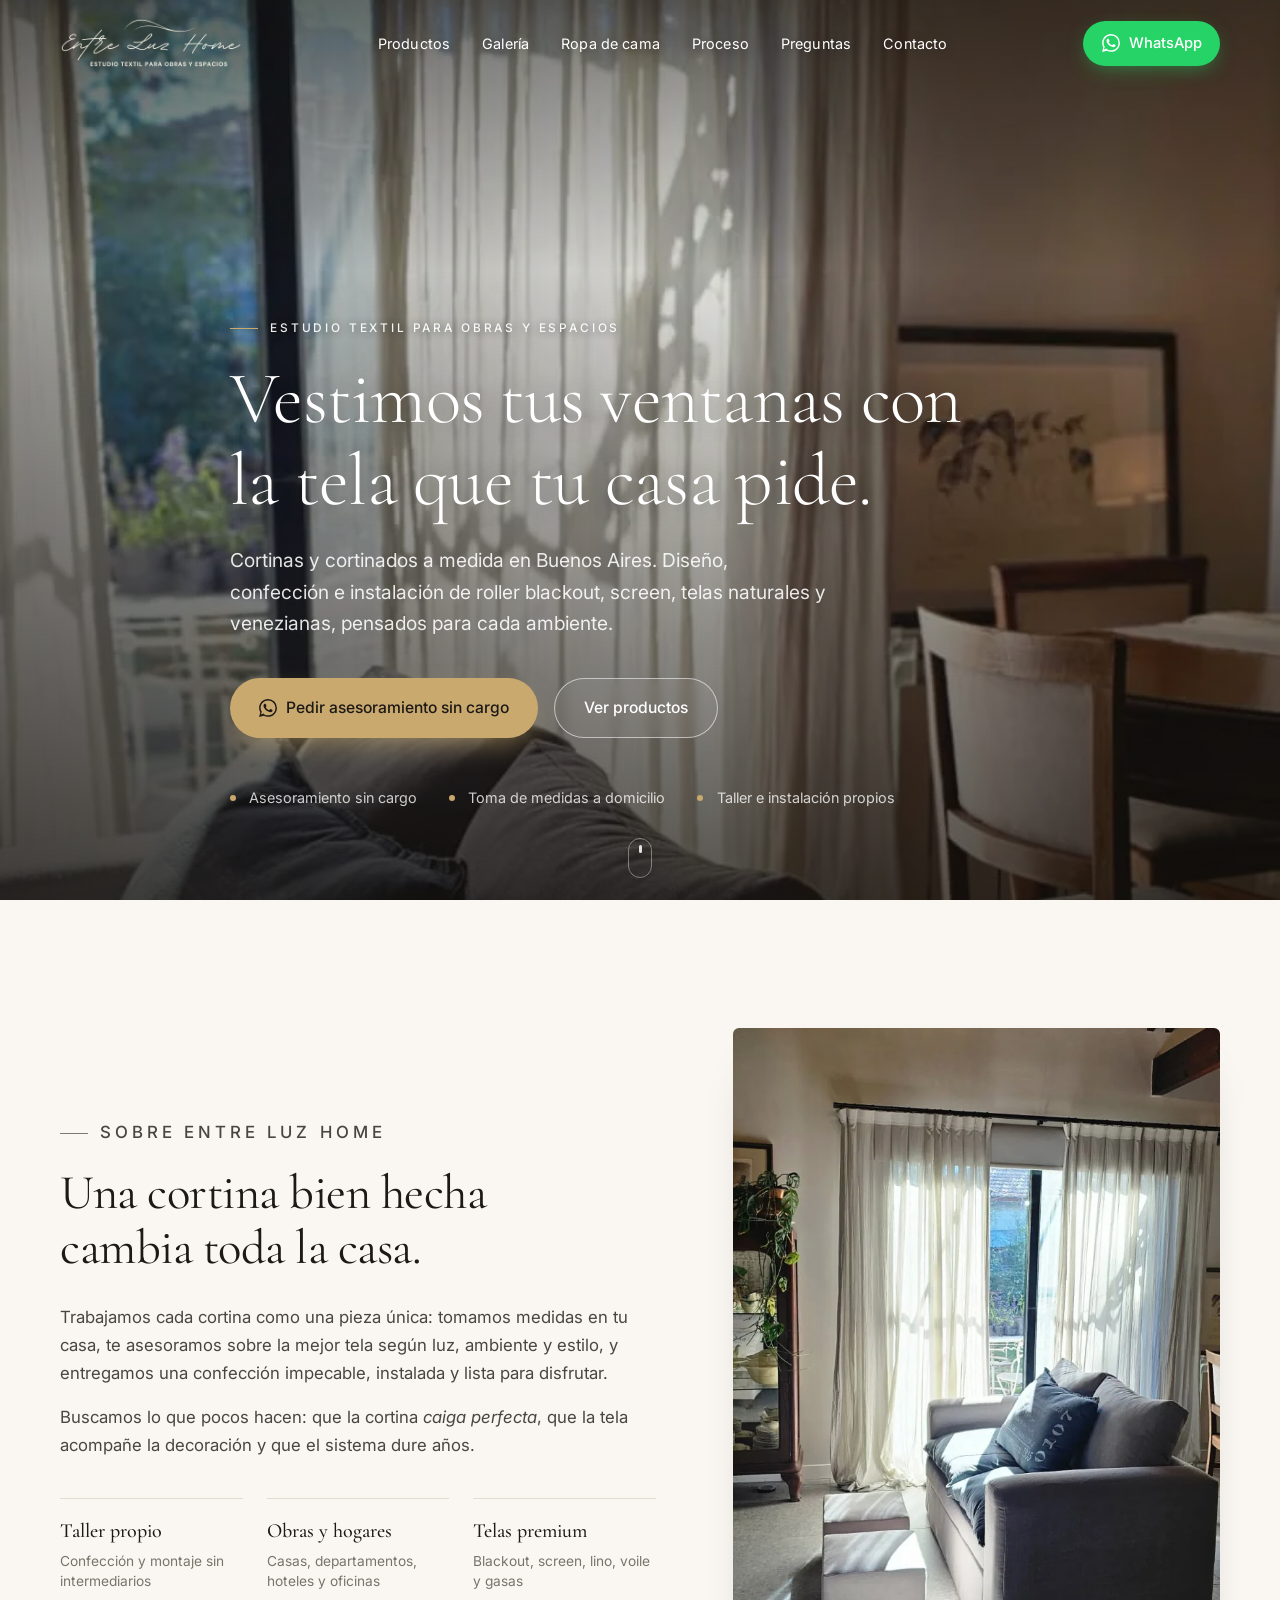
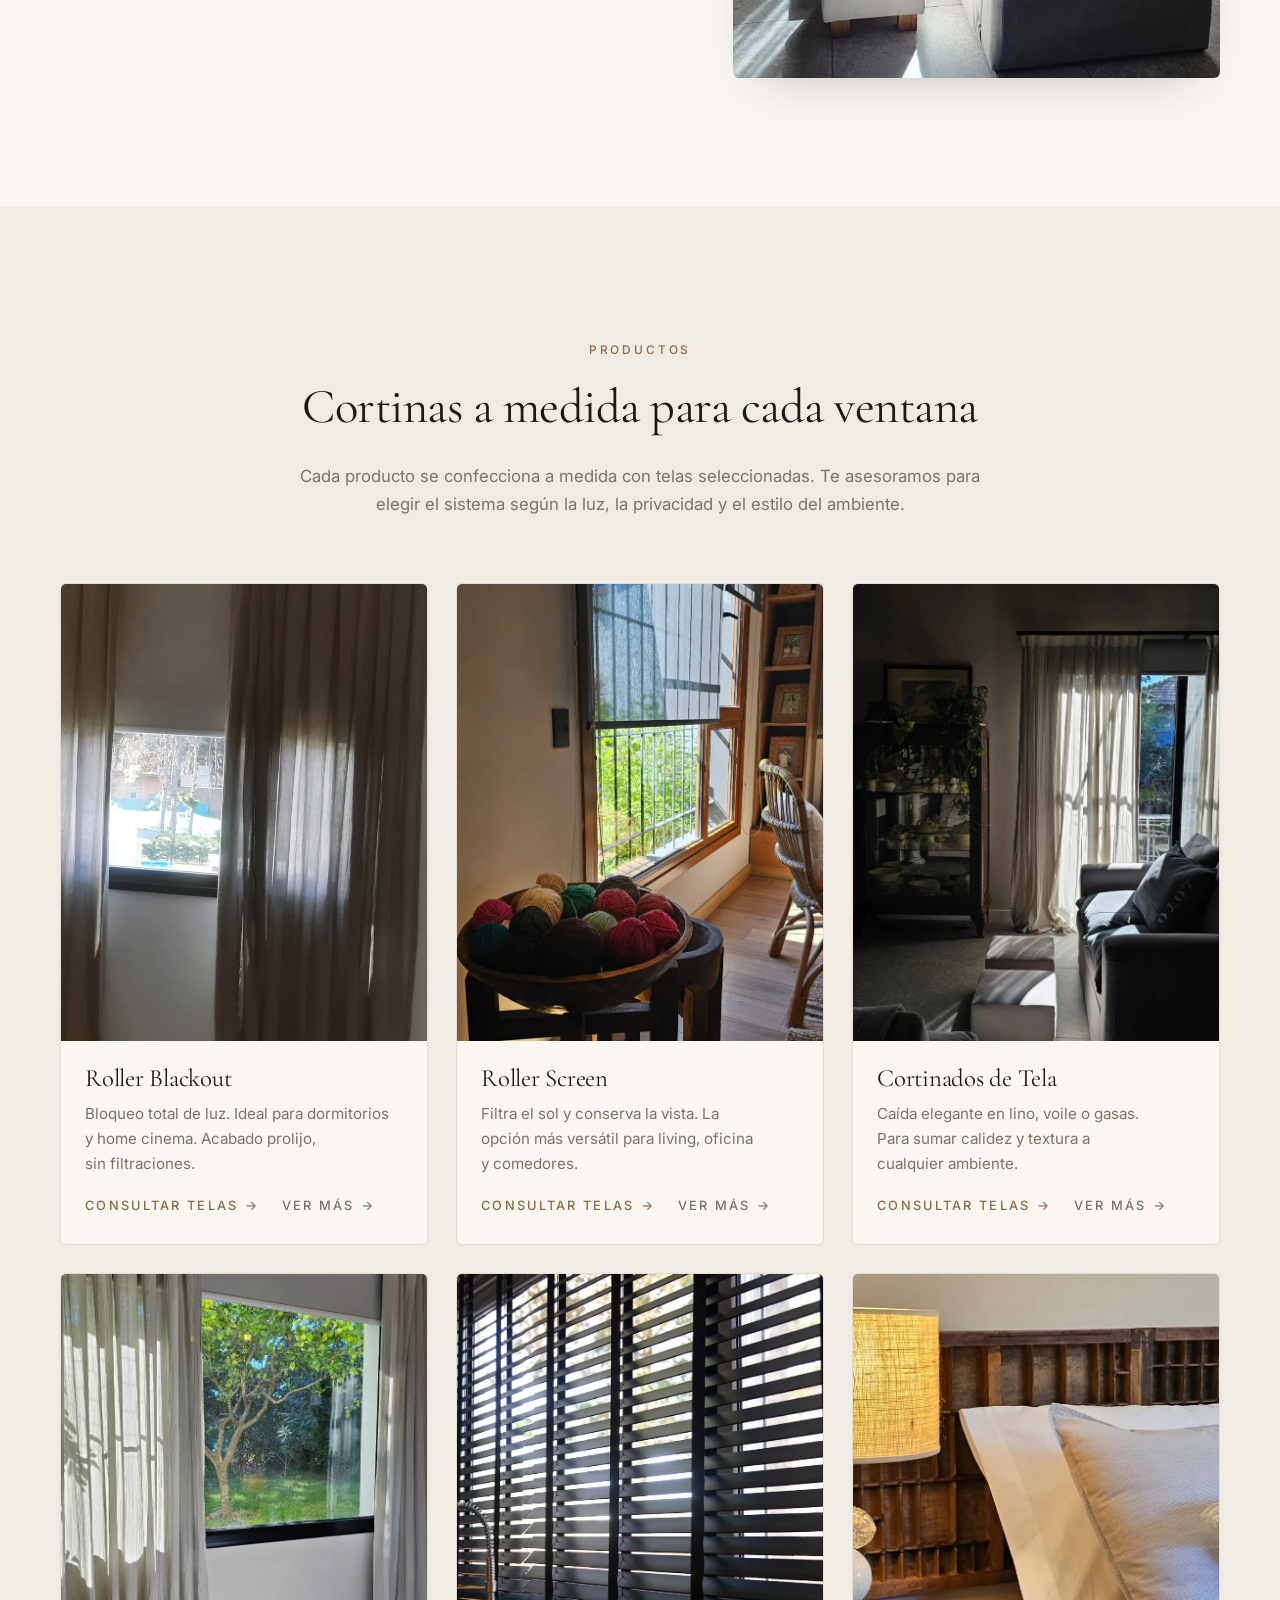
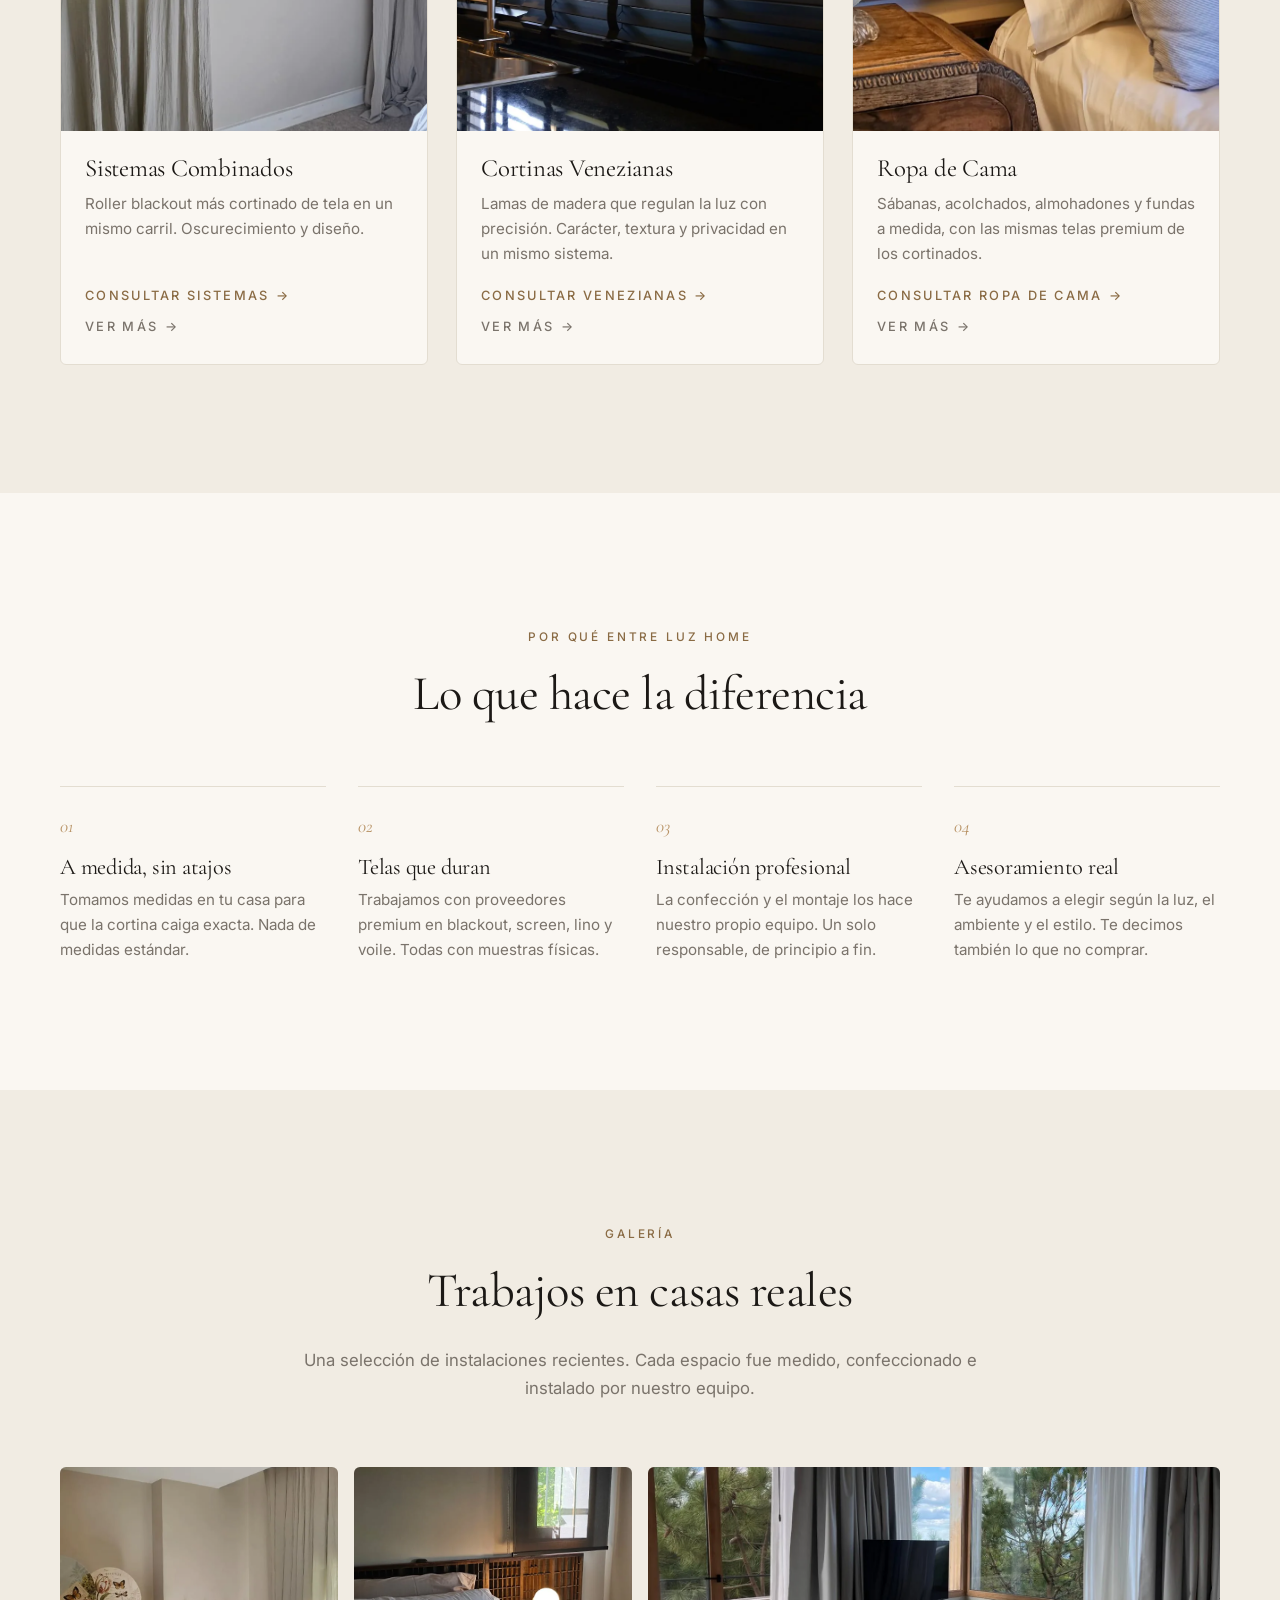
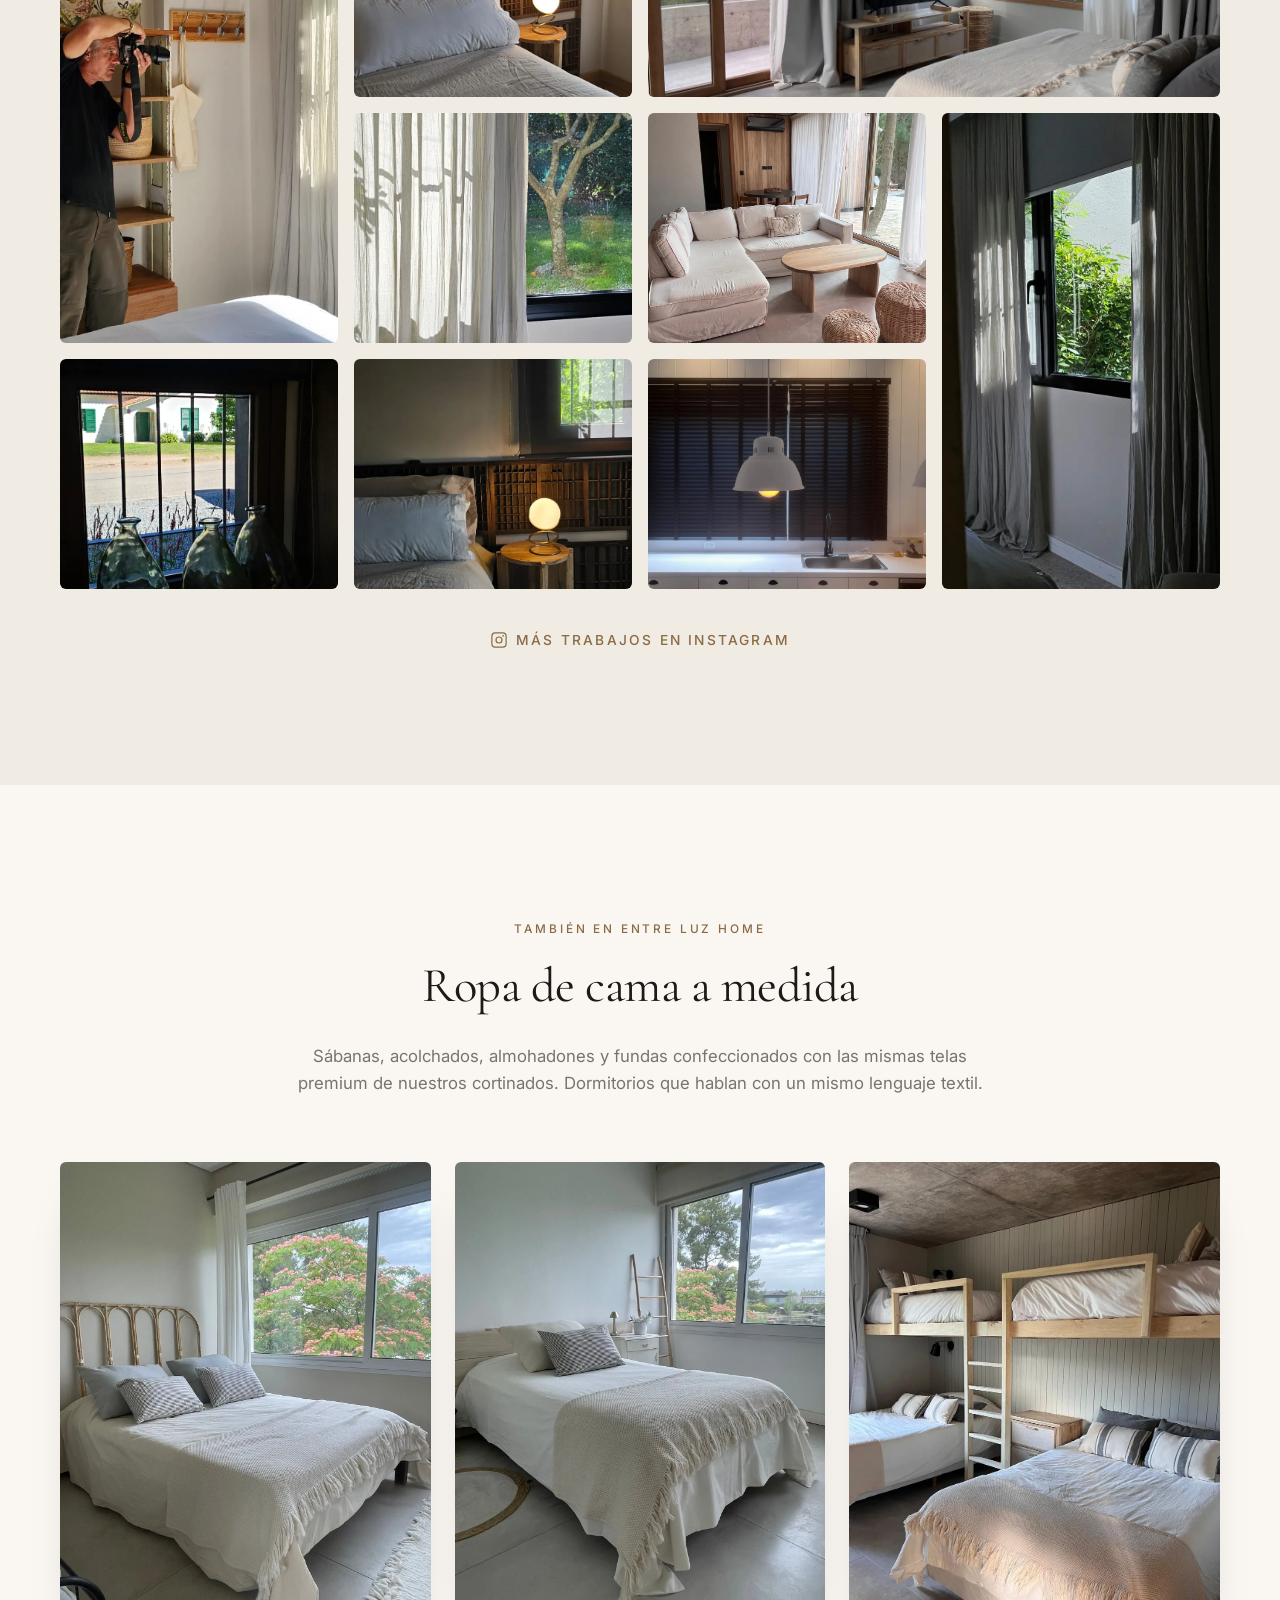
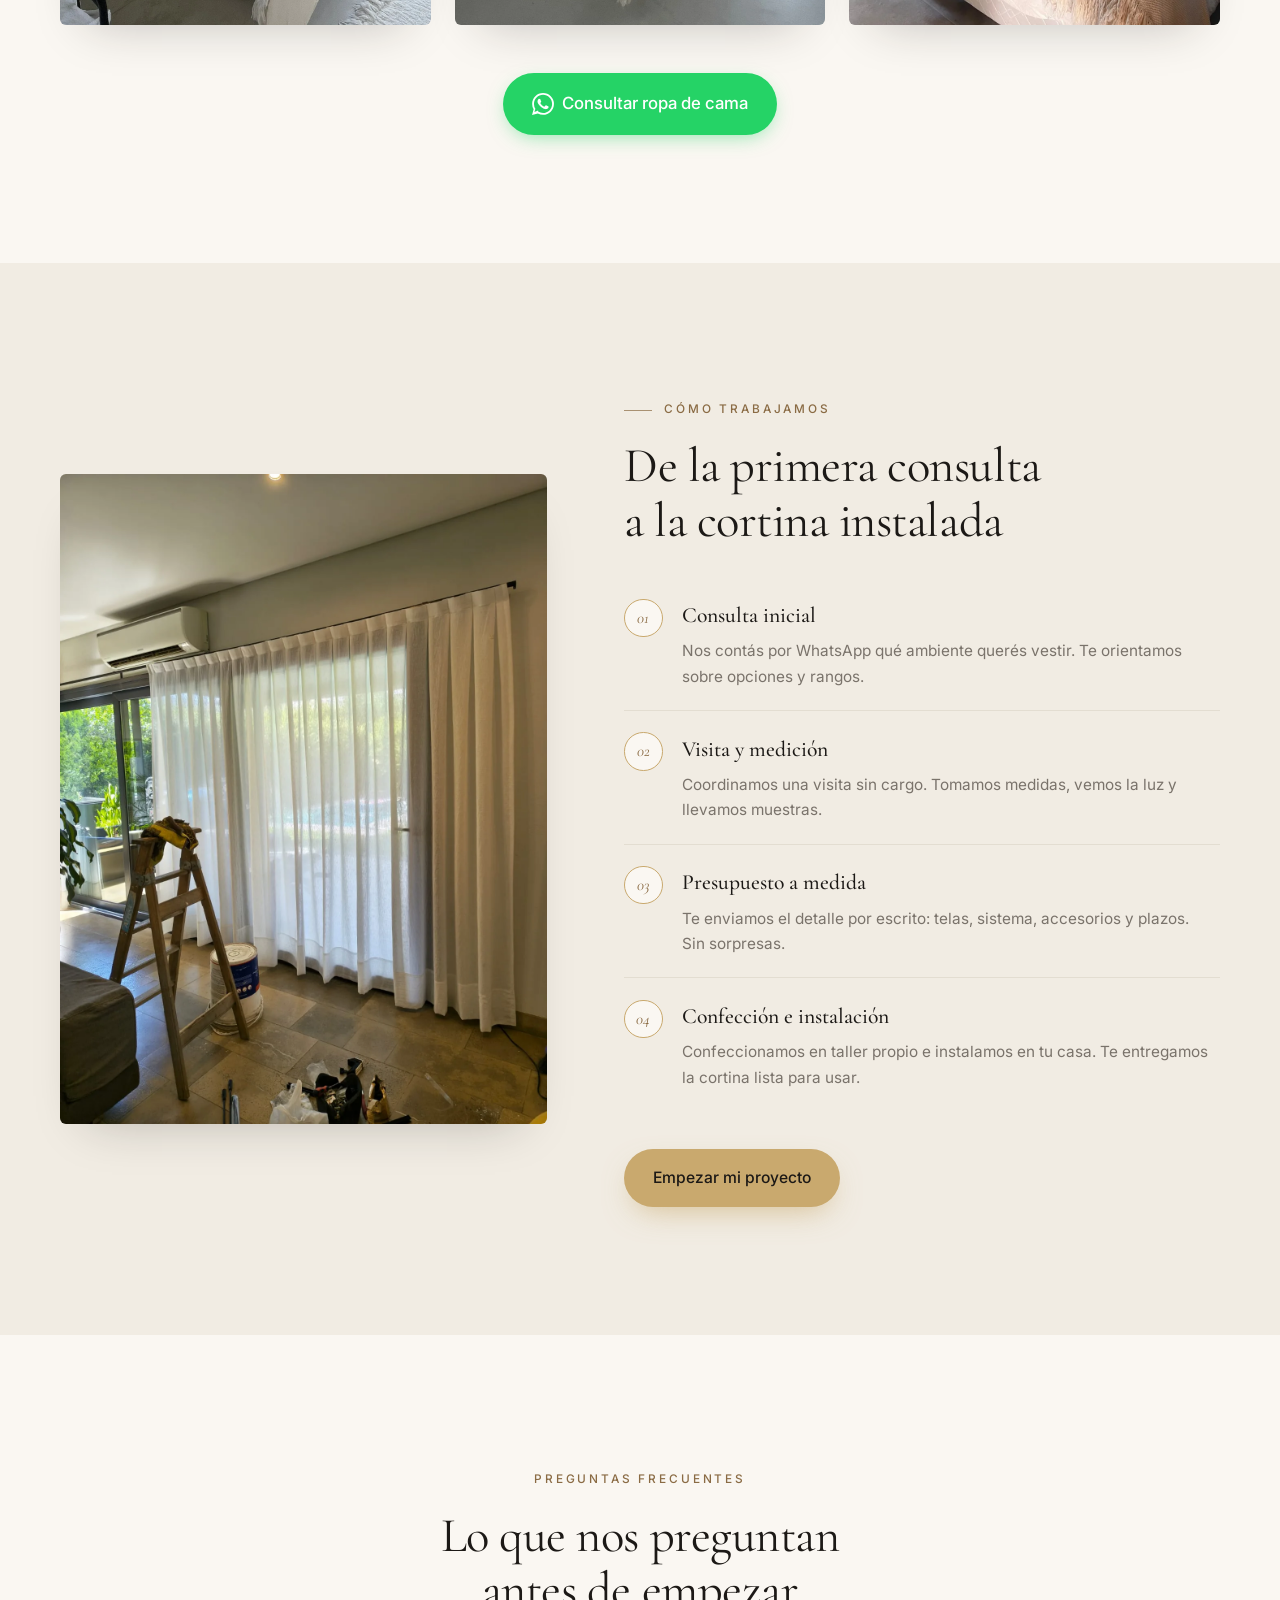
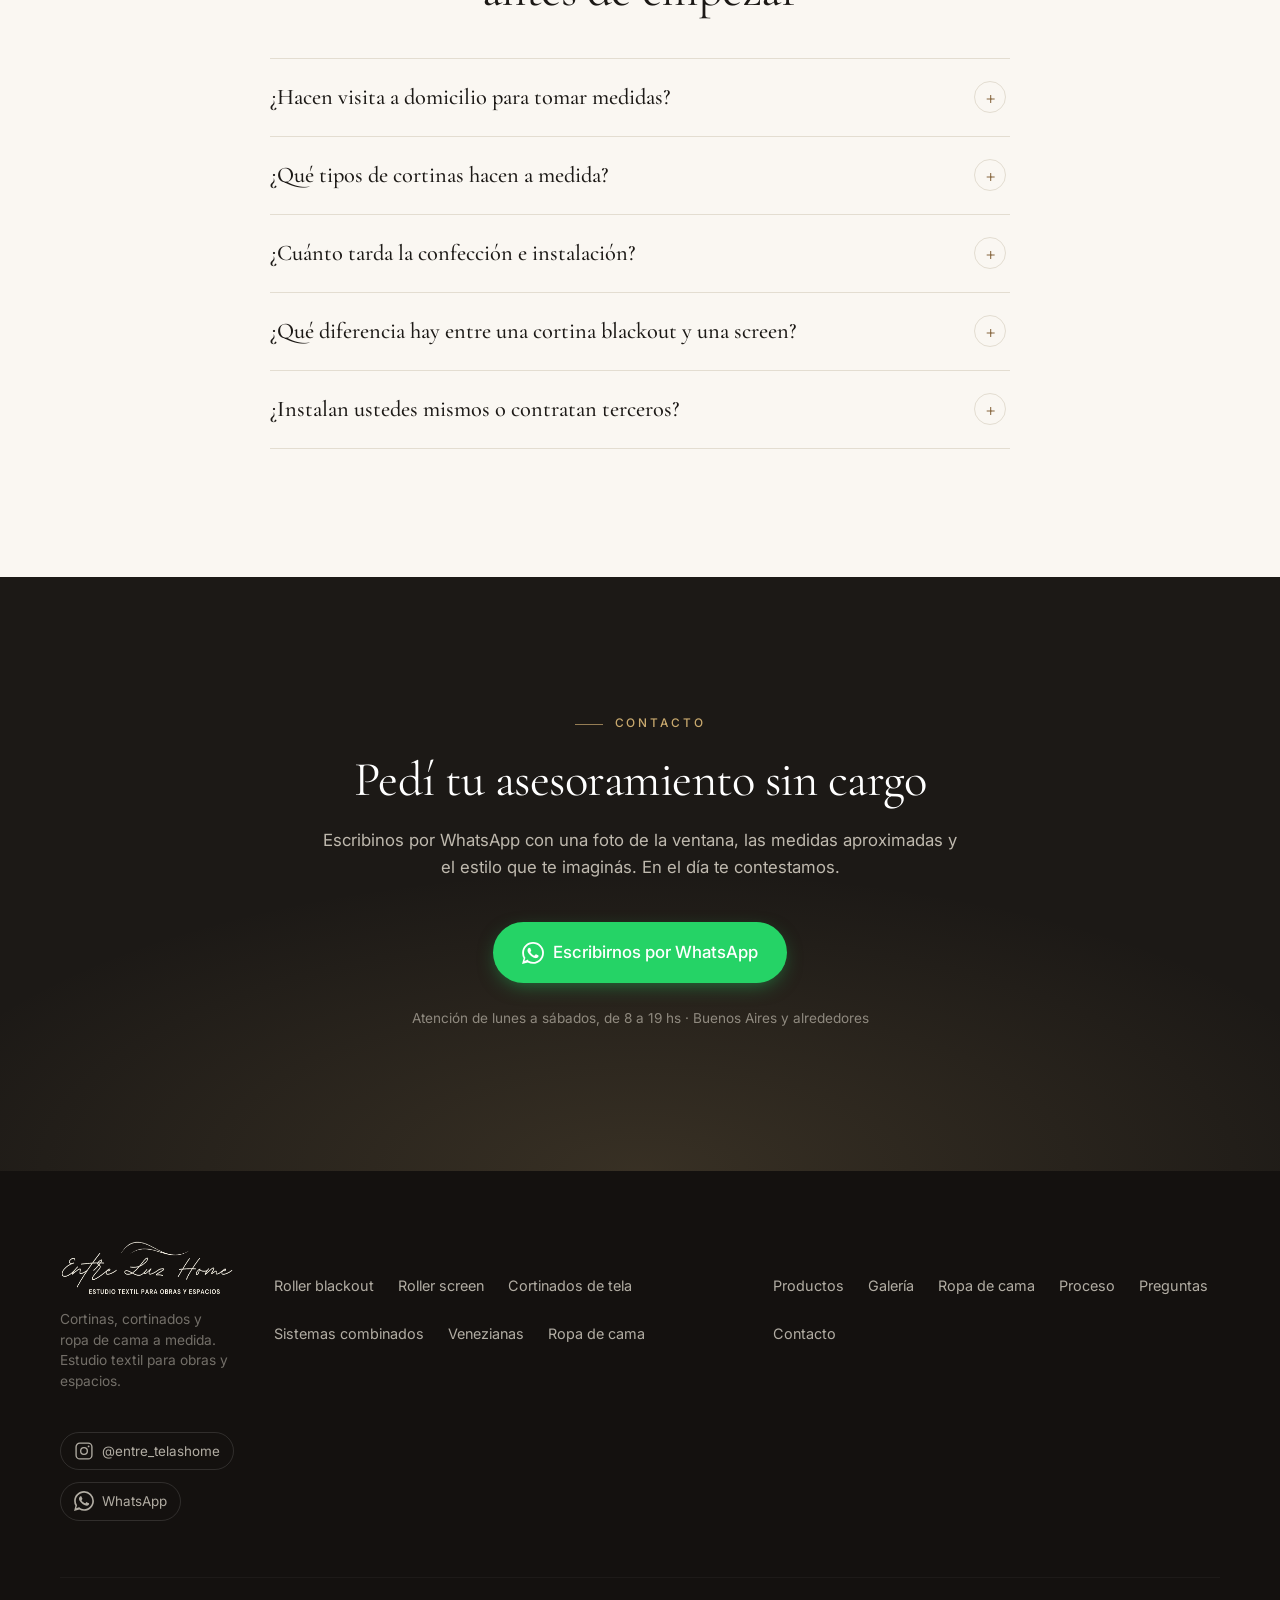
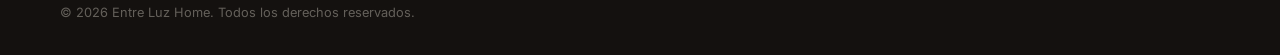
<file: index.html>
<!DOCTYPE html>
<html lang="es-AR">
<head>
  <meta charset="UTF-8">
  <meta name="viewport" content="width=device-width, initial-scale=1.0, viewport-fit=cover">
  <meta name="theme-color" content="#faf7f2">
  <meta name="format-detection" content="telephone=no">
  <meta name="referrer" content="strict-origin-when-cross-origin">
  <meta name="google-site-verification" content="hC_4qHzH-s5JwuzRbfjRjSebgTMe9a4isv9MP7IivTg">

  <title>Cortinas y Cortinados a Medida en Buenos Aires | Entre Luz Home</title>
  <meta name="description" content="Entre Luz Home: cortinas roller blackout, screen, cortinados de tela, venezianas y ropa de cama a medida. Asesoramiento y toma de medidas sin cargo a domicilio en Buenos Aires.">
  <meta name="author" content="Entre Luz Home">
  <meta name="robots" content="index, follow, max-image-preview:large, max-snippet:-1, max-video-preview:-1">
  <meta name="geo.region" content="AR-B">
  <meta name="geo.placename" content="Buenos Aires">

  <link rel="canonical" href="https://entreluz.casa/">

  <meta property="og:type" content="website">
  <meta property="og:locale" content="es_AR">
  <meta property="og:site_name" content="Entre Luz Home">
  <meta property="og:title" content="Cortinas y Cortinados a Medida | Entre Luz Home">
  <meta property="og:description" content="Roller blackout, screen, cortinados de tela, venezianas y ropa de cama a medida. Asesoramiento y medición sin cargo a domicilio en Buenos Aires.">
  <meta property="og:url" content="https://entreluz.casa/">
  <meta property="og:image" content="https://entreluz.casa/images/og-cover.jpg">
  <meta property="og:image:secure_url" content="https://entreluz.casa/images/og-cover.jpg">
  <meta property="og:image:width" content="1200">
  <meta property="og:image:height" content="630">
  <meta property="og:image:type" content="image/jpeg">
  <meta property="og:image:alt" content="Suite con cortinados de tela gris y sheer confeccionados por Entre Luz Home">

  <meta name="twitter:card" content="summary_large_image">
  <meta name="twitter:title" content="Cortinas y Cortinados a Medida | Entre Luz Home">
  <meta name="twitter:description" content="Roller blackout, screen, cortinados de tela, venezianas y ropa de cama a medida. Asesoramiento sin cargo a domicilio.">
  <meta name="twitter:image" content="https://entreluz.casa/images/og-cover.jpg">
  <meta name="twitter:image:alt" content="Suite con cortinados de tela gris y sheer confeccionados por Entre Luz Home">

  <link rel="preconnect" href="https://fonts.googleapis.com">
  <link rel="preconnect" href="https://fonts.gstatic.com" crossorigin>
  <link rel="preload" as="image" href="images/hero-cortinas-living-comedor.webp" type="image/webp" fetchpriority="high">
  <link href="https://fonts.googleapis.com/css2?family=Cormorant+Garamond:ital,wght@0,300;0,400;0,500;0,600;1,400&family=Inter:wght@300;400;500;600&display=swap" rel="stylesheet">

  <!-- Google Ads: etiqueta de Google (medición de conversiones) -->
  <script async src="https://www.googletagmanager.com/gtag/js?id=AW-18458130879"></script>
  <script>
    window.dataLayer = window.dataLayer || [];
    function gtag(){dataLayer.push(arguments);}
    gtag('js', new Date());
    gtag('config', 'AW-18458130879');
  </script>

  <link rel="stylesheet" href="styles.css">
  <link rel="icon" type="image/png" sizes="32x32" href="images/favicon-32.png">
  <link rel="apple-touch-icon" sizes="180x180" href="images/apple-touch-icon.png">

  <script type="application/ld+json">
  {
    "@context": "https://schema.org",
    "@graph": [
      {
        "@type": ["HomeAndConstructionBusiness", "LocalBusiness"],
        "@id": "https://entreluz.casa/#business",
        "name": "Entre Luz Home",
        "alternateName": "Entre Luz Home — Estudio textil para obras y espacios",
        "slogan": "Estudio textil para obras y espacios",
        "url": "https://entreluz.casa/",
        "logo": {
          "@type": "ImageObject",
          "url": "https://entreluz.casa/images/logo.jpg",
          "width": 1380,
          "height": 400
        },
        "image": [
          "https://entreluz.casa/images/og-cover.jpg",
          "https://entreluz.casa/images/hero-cortinas-living-comedor.jpg",
          "https://entreluz.casa/images/cortinas-tela-living-amplio.jpg",
          "https://entreluz.casa/images/suite-cortinados-tela-gris.jpg"
        ],
        "description": "Confección e instalación de cortinas y cortinados a medida: roller blackout, roller screen, cortinados de tela, sistemas combinados, venezianas de madera y ropa de cama. Asesoramiento y toma de medidas sin cargo a domicilio en Buenos Aires.",
        "priceRange": "$$",
        "telephone": "+5491166776019",
        "currenciesAccepted": "ARS",
        "address": {
          "@type": "PostalAddress",
          "addressLocality": "Buenos Aires",
          "addressRegion": "Buenos Aires",
          "addressCountry": "AR"
        },
        "areaServed": [
          { "@type": "City", "name": "Buenos Aires" },
          { "@type": "AdministrativeArea", "name": "Gran Buenos Aires" },
          { "@type": "Country", "name": "Argentina" }
        ],
        "sameAs": [
          "https://www.instagram.com/entre_telashome/"
        ],
        "openingHoursSpecification": [
          {
            "@type": "OpeningHoursSpecification",
            "dayOfWeek": ["Monday", "Tuesday", "Wednesday", "Thursday", "Friday", "Saturday"],
            "opens": "08:00",
            "closes": "19:00"
          }
        ],
        "knowsAbout": [
          "Cortinas roller blackout",
          "Cortinas roller screen",
          "Cortinados de tela a medida",
          "Cortinas sheer",
          "Cortinas venezianas de madera",
          "Sistemas combinados roller y cortinado",
          "Ropa de cama a medida"
        ],
        "hasOfferCatalog": {
          "@type": "OfferCatalog",
          "name": "Productos y servicios de Entre Luz Home",
          "itemListElement": [
            { "@type": "Offer", "itemOffered": { "@type": "Service", "name": "Cortinas roller blackout a medida", "description": "Bloqueo total de luz. Ideal para dormitorios y home cinema. Acabado prolijo, sin filtraciones.", "serviceType": "Confección e instalación de cortinas roller blackout", "provider": { "@id": "https://entreluz.casa/#business" } } },
            { "@type": "Offer", "itemOffered": { "@type": "Service", "name": "Cortinas roller screen a medida", "description": "Filtra el sol y conserva la vista. Ideal para living, oficina y comedores.", "serviceType": "Confección e instalación de cortinas roller screen", "provider": { "@id": "https://entreluz.casa/#business" } } },
            { "@type": "Offer", "itemOffered": { "@type": "Service", "name": "Cortinados de tela a medida", "description": "Caída elegante en lino, voile, gasas y telas naturales para sumar calidez y textura.", "serviceType": "Confección e instalación de cortinados de tela", "provider": { "@id": "https://entreluz.casa/#business" } } },
            { "@type": "Offer", "itemOffered": { "@type": "Service", "name": "Sistemas combinados roller y cortinado", "description": "Roller blackout más cortinado de tela en un mismo carril. Oscurecimiento y diseño.", "serviceType": "Confección e instalación de sistemas combinados", "provider": { "@id": "https://entreluz.casa/#business" } } },
            { "@type": "Offer", "itemOffered": { "@type": "Service", "name": "Cortinas venezianas de madera", "description": "Lamas de madera que regulan la luz con precisión. Carácter, textura y privacidad.", "serviceType": "Confección e instalación de cortinas venezianas", "provider": { "@id": "https://entreluz.casa/#business" } } },
            { "@type": "Offer", "itemOffered": { "@type": "Service", "name": "Ropa de cama a medida", "description": "Sábanas, acolchados, almohadones y fundas confeccionados con telas premium.", "serviceType": "Confección de ropa de cama a medida", "provider": { "@id": "https://entreluz.casa/#business" } } }
          ]
        },
        "contactPoint": {
          "@type": "ContactPoint",
          "telephone": "+5491166776019",
          "contactType": "sales",
          "availableLanguage": ["Spanish"],
          "areaServed": "AR"
        }
      },
      {
        "@type": "WebSite",
        "@id": "https://entreluz.casa/#website",
        "url": "https://entreluz.casa/",
        "name": "Entre Luz Home",
        "publisher": { "@id": "https://entreluz.casa/#business" },
        "inLanguage": "es-AR"
      },
      {
        "@type": "WebPage",
        "@id": "https://entreluz.casa/#webpage",
        "url": "https://entreluz.casa/",
        "name": "Cortinas y Cortinados a Medida en Buenos Aires | Entre Luz Home",
        "isPartOf": { "@id": "https://entreluz.casa/#website" },
        "about": { "@id": "https://entreluz.casa/#business" },
        "primaryImageOfPage": "https://entreluz.casa/images/og-cover.jpg",
        "inLanguage": "es-AR"
      },
      {
        "@type": "FAQPage",
        "@id": "https://entreluz.casa/#faq",
        "mainEntity": [
          {
            "@type": "Question",
            "name": "¿Hacen visita a domicilio para tomar medidas?",
            "acceptedAnswer": { "@type": "Answer", "text": "Sí, coordinamos una visita sin cargo. Llevamos muestras de telas, tomamos las medidas exactas y te asesoramos en el lugar sobre el mejor sistema para cada ventana." }
          },
          {
            "@type": "Question",
            "name": "¿Qué tipos de cortinas hacen a medida?",
            "acceptedAnswer": { "@type": "Answer", "text": "Confeccionamos cortinas roller blackout, roller screen, cortinados de tela (lino, voile, gasas y telas naturales), venezianas de madera y sistemas combinados que unen roller con cortinado en un mismo carril. También hacemos ropa de cama a medida." }
          },
          {
            "@type": "Question",
            "name": "¿Cuánto tarda la confección e instalación?",
            "acceptedAnswer": { "@type": "Answer", "text": "Una vez confirmado el presupuesto y la tela, el plazo habitual es de 10 a 15 días hábiles para confección e instalación." }
          },
          {
            "@type": "Question",
            "name": "¿Qué diferencia hay entre una cortina blackout y una screen?",
            "acceptedAnswer": { "@type": "Answer", "text": "El blackout bloquea el 100% de la luz, ideal para dormitorios y home cinema. El screen filtra el calor y los rayos UV conservando la vista al exterior; es la mejor opción para living, oficina y comedores." }
          },
          {
            "@type": "Question",
            "name": "¿Instalan ustedes mismos o contratan terceros?",
            "acceptedAnswer": { "@type": "Answer", "text": "Todo el proceso, desde la confección en nuestro taller hasta la instalación en tu casa, lo realiza nuestro propio equipo. Un solo responsable de principio a fin." }
          }
        ]
      }
    ]
  }
  </script>
</head>
<body>

<a class="skip-link" href="#contenido">Saltar al contenido</a>

<svg width="0" height="0" style="position:absolute" aria-hidden="true" focusable="false">
  <symbol id="ico-wsp" viewBox="0 0 24 24"><path fill="currentColor" d="M.057 24l1.687-6.163a11.867 11.867 0 0 1-1.587-5.946C.157 5.335 5.493 0 12.05 0a11.82 11.82 0 0 1 8.413 3.488 11.82 11.82 0 0 1 3.48 8.414c-.003 6.557-5.338 11.892-11.893 11.892a11.9 11.9 0 0 1-5.688-1.448L.057 24zm6.597-3.807c1.676.995 3.276 1.591 5.392 1.592 5.448 0 9.886-4.434 9.889-9.885.002-5.462-4.415-9.89-9.881-9.892-5.452 0-9.887 4.434-9.889 9.884a9.86 9.86 0 0 0 1.51 5.26l-.999 3.648 3.978-1.607zm11.387-5.464c-.074-.124-.272-.198-.57-.347-.297-.149-1.758-.868-2.031-.967-.272-.099-.47-.149-.669.149-.198.297-.768.967-.941 1.165-.173.198-.347.223-.644.074-.297-.149-1.255-.462-2.39-1.475-.883-.788-1.48-1.761-1.653-2.059-.173-.297-.018-.458.13-.606.134-.133.297-.347.446-.521.151-.172.2-.296.3-.495.099-.198.05-.372-.025-.521-.075-.149-.669-1.611-.916-2.206-.242-.579-.487-.501-.669-.51l-.57-.01c-.198 0-.52.074-.792.372s-1.04 1.016-1.04 2.479 1.065 2.876 1.213 3.074c.149.198 2.095 3.2 5.076 4.487.709.306 1.263.489 1.694.626.712.226 1.36.194 1.872.118.571-.085 1.758-.719 2.006-1.413.247-.694.247-1.289.173-1.413z"/></symbol>
  <symbol id="ico-ig" viewBox="0 0 24 24"><path fill="none" stroke="currentColor" stroke-width="1.6" stroke-linecap="round" stroke-linejoin="round" d="M7 2.5h10A4.5 4.5 0 0 1 21.5 7v10a4.5 4.5 0 0 1-4.5 4.5H7A4.5 4.5 0 0 1 2.5 17V7A4.5 4.5 0 0 1 7 2.5Z"/><circle cx="12" cy="12" r="4" fill="none" stroke="currentColor" stroke-width="1.6"/><circle cx="17.5" cy="6.5" r="1.1" fill="currentColor"/></symbol>
</svg>

<header class="site-header" id="top">
  <div class="container header-inner">
    <a href="#top" class="brand" aria-label="Entre Luz Home — inicio">
      <picture class="logo-dark">
        <source srcset="images/logo-dark.webp" type="image/webp">
        <img src="images/logo-dark.png" alt="Entre Luz Home — Estudio textil para obras y espacios" class="logo-img" width="800" height="220">
      </picture>
      <picture class="logo-light" aria-hidden="true">
        <source srcset="images/logo-light.webp" type="image/webp">
        <img src="images/logo-light.png" alt="" class="logo-img" width="800" height="220">
      </picture>
    </a>
    <nav class="site-nav" id="primary-nav" aria-label="Navegación principal">
      <ul>
        <li><a href="#productos">Productos</a></li>
        <li><a href="#galeria">Galería</a></li>
        <li><a href="#ropa-de-cama">Ropa de cama</a></li>
        <li><a href="#proceso">Proceso</a></li>
        <li><a href="#faq">Preguntas</a></li>
        <li><a href="#contacto">Contacto</a></li>
        <li class="nav-cta">
          <a class="cta-wsp" href="#contacto" data-wsp data-wsp-msg="Hola Entre Luz Home! Quiero pedir un asesoramiento sin cargo para mis cortinas.">
            <svg viewBox="0 0 24 24" width="18" height="18" aria-hidden="true"><use href="#ico-wsp"/></svg>
            <span>Pedir asesoramiento</span>
          </a>
        </li>
      </ul>
    </nav>
    <a class="cta-wsp header-cta" href="#contacto" data-wsp data-wsp-msg="Hola Entre Luz Home! Quiero consultar sobre cortinas a medida. ¿Pueden asesorarme?" aria-label="Pedir presupuesto por WhatsApp">
      <svg viewBox="0 0 24 24" width="18" height="18" aria-hidden="true"><use href="#ico-wsp"/></svg>
      <span>WhatsApp</span>
    </a>
    <button class="nav-toggle" aria-controls="primary-nav" aria-expanded="false" aria-label="Abrir menú">
      <span></span><span></span><span></span>
    </button>
  </div>
</header>

<main id="contenido">

  <section class="hero" aria-labelledby="hero-title">
    <div class="hero-image">
      <picture>
        <source srcset="images/hero-cortinas-living-comedor.webp" type="image/webp">
        <img src="images/hero-cortinas-living-comedor.jpg"
             alt="Living con cortinados sheer a medida filtrando la luz sobre un ventanal"
             width="747" height="1600" fetchpriority="high" decoding="async">
      </picture>
    </div>
    <div class="hero-overlay" aria-hidden="true"></div>
    <div class="container hero-content">
      <p class="eyebrow">Estudio textil para obras y espacios</p>
      <h1 id="hero-title">Vestimos tus ventanas con la tela que tu casa pide.</h1>
      <p class="hero-sub">Cortinas y cortinados a medida en Buenos Aires. Diseño, confección e instalación de roller blackout, screen, telas naturales y venezianas, pensados para cada ambiente.</p>
      <div class="hero-actions">
        <a class="cta-primary" href="#contacto" data-wsp data-wsp-msg="Hola Entre Luz Home! Quiero pedir un asesoramiento sin cargo para mis cortinas.">
          <svg viewBox="0 0 24 24" width="18" height="18" aria-hidden="true"><use href="#ico-wsp"/></svg>
          Pedir asesoramiento sin cargo
        </a>
        <a class="cta-secondary" href="#productos">Ver productos</a>
      </div>
      <ul class="hero-meta" aria-label="Beneficios principales">
        <li>Asesoramiento sin cargo</li>
        <li>Toma de medidas a domicilio</li>
        <li>Taller e instalación propios</li>
      </ul>
    </div>
    <a class="hero-scroll" href="#sobre" aria-label="Bajar a la siguiente sección"><span></span></a>
  </section>

  <section class="intro" id="sobre" aria-labelledby="intro-title">
    <div class="container intro-grid">
      <div class="intro-text">
        <p class="eyebrow">Sobre Entre Luz Home</p>
        <h2 id="intro-title">Una cortina bien hecha cambia toda la casa.</h2>
        <p>Trabajamos cada cortina como una pieza única: tomamos medidas en tu casa, te asesoramos sobre la mejor tela según luz, ambiente y estilo, y entregamos una confección impecable, instalada y lista para disfrutar.</p>
        <p>Buscamos lo que pocos hacen: que la cortina <em>caiga perfecta</em>, que la tela acompañe la decoración y que el sistema dure años.</p>
        <ul class="intro-facts" aria-label="Datos del estudio">
          <li><strong>Taller propio</strong><span>Confección y montaje sin intermediarios</span></li>
          <li><strong>Obras y hogares</strong><span>Casas, departamentos, hoteles y oficinas</span></li>
          <li><strong>Telas premium</strong><span>Blackout, screen, lino, voile y gasas</span></li>
        </ul>
      </div>
      <figure class="intro-figure">
        <picture>
          <source srcset="images/cortinas-tela-living-amplio.webp" type="image/webp">
          <img src="images/cortinas-tela-living-amplio.jpg"
               alt="Cortinado de tela natural a medida en living con techo de madera"
               width="747" height="1600" loading="lazy" decoding="async">
        </picture>
      </figure>
    </div>
  </section>

  <section class="products" id="productos" aria-labelledby="products-title">
    <div class="container">
      <header class="section-head">
        <p class="eyebrow">Productos</p>
        <h2 id="products-title">Cortinas a medida para cada ventana</h2>
        <p class="section-sub">Cada producto se confecciona a medida con telas seleccionadas. Te asesoramos para elegir el sistema según la luz, la privacidad y el estilo del ambiente.</p>
      </header>

      <div class="product-grid">
        <article class="product-card">
          <figure>
            <picture>
              <source srcset="images/cortina-roller-blackout-combinado.webp" type="image/webp">
              <img src="images/cortina-roller-blackout-combinado.jpg" alt="Cortina roller blackout a medida con cortinado de tela en sistema combinado" width="720" height="1600" loading="lazy" decoding="async">
            </picture>
          </figure>
          <div class="product-body">
            <h3><a href="/roller-blackout">Roller Blackout</a></h3>
            <p>Bloqueo total de luz. Ideal para dormitorios y home cinema. Acabado prolijo, sin filtraciones.</p>
            <div class="product-links"><a class="product-link" href="#contacto" data-wsp data-wsp-msg="Hola Entre Luz Home! Me interesa la cortina roller blackout a medida. ¿Qué telas tienen disponibles?">Consultar telas</a><a class="product-link product-more" href="/roller-blackout">Ver más</a></div>
          </div>
        </article>

        <article class="product-card">
          <figure>
            <picture>
              <source srcset="images/cortina-roller-screen-estudio.webp" type="image/webp">
              <img src="images/cortina-roller-screen-estudio.jpg" alt="Cortina roller screen a medida filtrando la luz del día en un estudio" width="747" height="1600" loading="lazy" decoding="async">
            </picture>
          </figure>
          <div class="product-body">
            <h3><a href="/roller-screen">Roller Screen</a></h3>
            <p>Filtra el sol y conserva la vista. La opción más versátil para living, oficina y comedores.</p>
            <div class="product-links"><a class="product-link" href="#contacto" data-wsp data-wsp-msg="Hola Entre Luz Home! Me interesa la cortina roller screen. ¿Qué opciones tienen para filtrar el sol sin perder la vista?">Consultar telas</a><a class="product-link product-more" href="/roller-screen">Ver más</a></div>
          </div>
        </article>

        <article class="product-card">
          <figure>
            <picture>
              <source srcset="images/cortinado-tela-natural-living.webp" type="image/webp">
              <img src="images/cortinado-tela-natural-living.jpg" alt="Cortinado de tela natural a medida en living con sofá" width="747" height="1600" loading="lazy" decoding="async">
            </picture>
          </figure>
          <div class="product-body">
            <h3><a href="/cortinados-de-tela">Cortinados de Tela</a></h3>
            <p>Caída elegante en lino, voile o gasas. Para sumar calidez y textura a cualquier ambiente.</p>
            <div class="product-links"><a class="product-link" href="#contacto" data-wsp data-wsp-msg="Hola Entre Luz Home! Quiero consultar sobre cortinados de tela a medida. ¿Qué telas trabajan?">Consultar telas</a><a class="product-link product-more" href="/cortinados-de-tela">Ver más</a></div>
          </div>
        </article>

        <article class="product-card">
          <figure>
            <picture>
              <source srcset="images/cortina-combinada-roller-tela.webp" type="image/webp">
              <img src="images/cortina-combinada-roller-tela.jpg" alt="Sistema combinado de cortina roller y cortinado de tela a medida" width="747" height="1600" loading="lazy" decoding="async">
            </picture>
          </figure>
          <div class="product-body">
            <h3><a href="/sistemas-combinados">Sistemas Combinados</a></h3>
            <p>Roller blackout más cortinado de tela en un mismo carril. Oscurecimiento y diseño.</p>
            <div class="product-links"><a class="product-link" href="#contacto" data-wsp data-wsp-msg="Hola Entre Luz Home! Me interesa el sistema combinado de roller y cortinado. ¿Pueden contarme cómo funciona?">Consultar sistemas</a><a class="product-link product-more" href="/sistemas-combinados">Ver más</a></div>
          </div>
        </article>

        <article class="product-card">
          <figure>
            <picture>
              <source srcset="images/cortina-veneziana-madera-detalle.webp" type="image/webp">
              <img src="images/cortina-veneziana-madera-detalle.jpg" alt="Cortina veneziana de madera oscura a medida con luz filtrando entre las lamas" width="1600" height="1023" loading="lazy" decoding="async">
            </picture>
          </figure>
          <div class="product-body">
            <h3><a href="/venezianas">Cortinas Venezianas</a></h3>
            <p>Lamas de madera que regulan la luz con precisión. Carácter, textura y privacidad en un mismo sistema.</p>
            <div class="product-links"><a class="product-link" href="#contacto" data-wsp data-wsp-msg="Hola Entre Luz Home! Me interesa una cortina veneziana a medida. ¿Qué materiales y colores tienen?">Consultar venezianas</a><a class="product-link product-more" href="/venezianas">Ver más</a></div>
          </div>
        </article>

        <article class="product-card">
          <figure>
            <picture>
              <source srcset="images/cortinado-tela-clasica.webp" type="image/webp">
              <img src="images/cortinado-tela-clasica.jpg" alt="Ropa de cama a medida: almohadones y acolchado de tela natural" width="747" height="1600" loading="lazy" decoding="async">
            </picture>
          </figure>
          <div class="product-body">
            <h3><a href="/ropa-de-cama">Ropa de Cama</a></h3>
            <p>Sábanas, acolchados, almohadones y fundas a medida, con las mismas telas premium de los cortinados.</p>
            <div class="product-links"><a class="product-link" href="#contacto" data-wsp data-wsp-msg="Hola Entre Luz Home! Me interesa la ropa de cama a medida. ¿Qué opciones tienen?">Consultar ropa de cama</a><a class="product-link product-more" href="/ropa-de-cama">Ver más</a></div>
          </div>
        </article>
      </div>
      <p class="scroll-hint" aria-hidden="true">Deslizá para ver más →</p>
    </div>
  </section>

  <section class="value" aria-labelledby="value-title">
    <div class="container">
      <header class="section-head">
        <p class="eyebrow">Por qué Entre Luz Home</p>
        <h2 id="value-title">Lo que hace la diferencia</h2>
      </header>
      <ul class="value-grid">
        <li>
          <span class="value-num">01</span>
          <h3>A medida, sin atajos</h3>
          <p>Tomamos medidas en tu casa para que la cortina caiga exacta. Nada de medidas estándar.</p>
        </li>
        <li>
          <span class="value-num">02</span>
          <h3>Telas que duran</h3>
          <p>Trabajamos con proveedores premium en blackout, screen, lino y voile. Todas con muestras físicas.</p>
        </li>
        <li>
          <span class="value-num">03</span>
          <h3>Instalación profesional</h3>
          <p>La confección y el montaje los hace nuestro propio equipo. Un solo responsable, de principio a fin.</p>
        </li>
        <li>
          <span class="value-num">04</span>
          <h3>Asesoramiento real</h3>
          <p>Te ayudamos a elegir según la luz, el ambiente y el estilo. Te decimos también lo que no comprar.</p>
        </li>
      </ul>
    </div>
  </section>

  <section class="gallery" id="galeria" aria-labelledby="gallery-title">
    <div class="container">
      <header class="section-head">
        <p class="eyebrow">Galería</p>
        <h2 id="gallery-title">Trabajos en casas reales</h2>
        <p class="section-sub">Una selección de instalaciones recientes. Cada espacio fue medido, confeccionado e instalado por nuestro equipo.</p>
      </header>

      <div class="gallery-grid">
        <figure class="g-tall">
          <picture><source srcset="images/cortina-tela-luz-natural.webp" type="image/webp"><img src="images/cortina-tela-luz-natural.jpg" alt="Cortina de tela a medida dejando pasar la luz natural en un dormitorio" width="747" height="1600" loading="lazy" decoding="async"></picture>
          <figcaption>Cortinado de tela · Dormitorio</figcaption>
        </figure>
        <figure>
          <picture><source srcset="images/cortina-roller-blackout-bajada.webp" type="image/webp"><img src="images/cortina-roller-blackout-bajada.jpg" alt="Cortina roller blackout completamente bajada en dormitorio" width="747" height="1600" loading="lazy" decoding="async"></picture>
          <figcaption>Roller blackout · Dormitorio</figcaption>
        </figure>
        <figure class="g-wide">
          <picture><source srcset="images/suite-cortinados-tela-gris.webp" type="image/webp"><img src="images/suite-cortinados-tela-gris.jpg" alt="Suite con cortinados de tela gris y sheer en ventanales esquineros con vista a pinos" width="1280" height="960" loading="lazy" decoding="async"></picture>
          <figcaption>Cortinado gris + sheer · Suite</figcaption>
        </figure>
        <figure>
          <picture><source srcset="images/cortina-tela-sheer-detalle.webp" type="image/webp"><img src="images/cortina-tela-sheer-detalle.jpg" alt="Detalle de cortina sheer dejando pasar la luz natural" width="747" height="1600" loading="lazy" decoding="async"></picture>
          <figcaption>Sheer · Detalle</figcaption>
        </figure>
        <figure>
          <picture><source srcset="images/living-cortina-sheer-terraza.webp" type="image/webp"><img src="images/living-cortina-sheer-terraza.jpg" alt="Cortinados sheer en living con puertas al jardín" width="960" height="1280" loading="lazy" decoding="async"></picture>
          <figcaption>Sheer · Living</figcaption>
        </figure>
        <figure class="g-tall">
          <picture><source srcset="images/cortina-combinada-tela-roller.webp" type="image/webp"><img src="images/cortina-combinada-tela-roller.jpg" alt="Sistema combinado roller y cortinado de tela con vista al jardín" width="747" height="1600" loading="lazy" decoding="async"></picture>
          <figcaption>Sistema combinado · Living</figcaption>
        </figure>
        <figure>
          <picture><source srcset="images/cortina-roller-screen-azul.webp" type="image/webp"><img src="images/cortina-roller-screen-azul.jpg" alt="Cortina roller screen azul a medida en ventana con vista a la calle" width="747" height="1600" loading="lazy" decoding="async"></picture>
          <figcaption>Roller screen · Ventana</figcaption>
        </figure>
        <figure>
          <picture><source srcset="images/cortina-roller-dormitorio-noche.webp" type="image/webp"><img src="images/cortina-roller-dormitorio-noche.jpg" alt="Cortina roller blackout en dormitorio con iluminación nocturna" width="747" height="1600" loading="lazy" decoding="async"></picture>
          <figcaption>Roller blackout · Noche</figcaption>
        </figure>
        <figure>
          <picture><source srcset="images/cortina-veneziana-madera-cocina.webp" type="image/webp"><img src="images/cortina-veneziana-madera-cocina.jpg" alt="Cortina veneziana de madera a medida en cocina" width="1280" height="720" loading="lazy" decoding="async"></picture>
          <figcaption>Veneziana de madera · Cocina</figcaption>
        </figure>
      </div>
      <p class="gallery-more">
        <a href="https://www.instagram.com/entre_telashome/" target="_blank" rel="noopener" class="text-link">
          <svg viewBox="0 0 24 24" width="18" height="18" aria-hidden="true"><use href="#ico-ig"/></svg>
          Más trabajos en Instagram
        </a>
      </p>
    </div>
  </section>

  <section class="ropa-cama" id="ropa-de-cama" aria-labelledby="ropacama-title">
    <div class="container">
      <header class="section-head">
        <p class="eyebrow">También en Entre Luz Home</p>
        <h2 id="ropacama-title">Ropa de cama a medida</h2>
        <p class="section-sub">Sábanas, acolchados, almohadones y fundas confeccionados con las mismas telas premium de nuestros cortinados. Dormitorios que hablan con un mismo lenguaje textil.</p>
      </header>
      <div class="ropacama-grid">
        <figure>
          <picture><source srcset="images/dormitorio-roller-blanco-ratan.webp" type="image/webp"><img src="images/dormitorio-roller-blanco-ratan.jpg" alt="Dormitorio con ropa de cama a medida y cortina roller blanca instalada" width="1200" height="1600" loading="lazy" decoding="async"></picture>
        </figure>
        <figure>
          <picture><source srcset="images/dormitorio-roller-blanco-amplio.webp" type="image/webp"><img src="images/dormitorio-roller-blanco-amplio.jpg" alt="Dormitorio amplio con ropa de cama a medida y cortina roller blanca" width="1200" height="1600" loading="lazy" decoding="async"></picture>
        </figure>
        <figure>
          <picture><source srcset="images/dormitorio-cucheta-cortina-gris.webp" type="image/webp"><img src="images/dormitorio-cucheta-cortina-gris.jpg" alt="Dormitorio con cuchetas, ropa de cama y cortina de tela gris a medida" width="960" height="1280" loading="lazy" decoding="async"></picture>
        </figure>
      </div>
      <p class="scroll-hint" aria-hidden="true">Deslizá para ver más →</p>
      <div class="ropacama-cta">
        <a class="cta-wsp big" href="#" data-wsp data-wsp-msg="Hola Entre Luz Home! Me interesa la ropa de cama a medida. ¿Qué opciones tienen?" aria-label="Consultar ropa de cama por WhatsApp">
          <svg viewBox="0 0 24 24" width="22" height="22" aria-hidden="true"><use href="#ico-wsp"/></svg>
          <span>Consultar ropa de cama</span>
        </a>
      </div>
    </div>
  </section>

  <section class="process" id="proceso" aria-labelledby="process-title">
    <div class="container process-grid">
      <figure class="process-figure">
        <picture>
          <source srcset="images/cortinado-tela-instalacion-obra.webp" type="image/webp">
          <img src="images/cortinado-tela-instalacion-obra.jpg" alt="Instalación de cortinado de tela a medida en obra" width="1200" height="1600" loading="lazy" decoding="async">
        </picture>
      </figure>
      <div class="process-text">
        <p class="eyebrow">Cómo trabajamos</p>
        <h2 id="process-title">De la primera consulta a la cortina instalada</h2>
        <ol class="process-steps">
          <li>
            <strong>Consulta inicial</strong>
            <p>Nos contás por WhatsApp qué ambiente querés vestir. Te orientamos sobre opciones y rangos.</p>
          </li>
          <li>
            <strong>Visita y medición</strong>
            <p>Coordinamos una visita sin cargo. Tomamos medidas, vemos la luz y llevamos muestras.</p>
          </li>
          <li>
            <strong>Presupuesto a medida</strong>
            <p>Te enviamos el detalle por escrito: telas, sistema, accesorios y plazos. Sin sorpresas.</p>
          </li>
          <li>
            <strong>Confección e instalación</strong>
            <p>Confeccionamos en taller propio e instalamos en tu casa. Te entregamos la cortina lista para usar.</p>
          </li>
        </ol>
        <a class="cta-primary inline" href="#contacto" data-wsp data-wsp-msg="Hola Entre Luz Home! Quiero coordinar una visita para empezar mi proyecto de cortinas a medida.">Empezar mi proyecto</a>
      </div>
    </div>
  </section>

  <section class="faq" id="faq" aria-labelledby="faq-title">
    <div class="container faq-inner">
      <header class="section-head">
        <p class="eyebrow">Preguntas frecuentes</p>
        <h2 id="faq-title">Lo que nos preguntan antes de empezar</h2>
      </header>
      <div class="faq-list">
        <details class="faq-item">
          <summary>¿Hacen visita a domicilio para tomar medidas?</summary>
          <p>Sí, coordinamos una visita sin cargo. Llevamos muestras de telas, tomamos las medidas exactas y te asesoramos en el lugar sobre el mejor sistema para cada ventana.</p>
        </details>
        <details class="faq-item">
          <summary>¿Qué tipos de cortinas hacen a medida?</summary>
          <p>Confeccionamos cortinas roller blackout, roller screen, cortinados de tela (lino, voile, gasas y telas naturales), venezianas de madera y sistemas combinados que unen roller con cortinado en un mismo carril. También hacemos ropa de cama a medida.</p>
        </details>
        <details class="faq-item">
          <summary>¿Cuánto tarda la confección e instalación?</summary>
          <p>Una vez confirmado el presupuesto y la tela, el plazo habitual es de 10 a 15 días hábiles para confección e instalación.</p>
        </details>
        <details class="faq-item">
          <summary>¿Qué diferencia hay entre una cortina blackout y una screen?</summary>
          <p>El blackout bloquea el 100% de la luz, ideal para dormitorios y home cinema. El screen filtra el calor y los rayos UV conservando la vista al exterior; es la mejor opción para living, oficina y comedores.</p>
        </details>
        <details class="faq-item">
          <summary>¿Instalan ustedes mismos o contratan terceros?</summary>
          <p>Todo el proceso, desde la confección en nuestro taller hasta la instalación en tu casa, lo realiza nuestro propio equipo. Un solo responsable de principio a fin.</p>
        </details>
      </div>
    </div>
  </section>

  <section class="contact" id="contacto" aria-labelledby="contact-title">
    <div class="container contact-inner">
      <p class="eyebrow light">Contacto</p>
      <h2 id="contact-title">Pedí tu asesoramiento sin cargo</h2>
      <p class="contact-sub">Escribinos por WhatsApp con una foto de la ventana, las medidas aproximadas y el estilo que te imaginás. En el día te contestamos.</p>
      <a class="cta-wsp big" href="#" data-wsp data-wsp-msg="Hola Entre Luz Home! Me gustaría recibir un presupuesto para mis ventanas." aria-label="Abrir conversación de WhatsApp con Entre Luz Home">
        <svg viewBox="0 0 24 24" width="22" height="22" aria-hidden="true"><use href="#ico-wsp"/></svg>
        <span>Escribirnos por WhatsApp</span>
      </a>
      <p class="contact-fine">Atención de lunes a sábados, de 8 a 19 hs · Buenos Aires y alrededores</p>
    </div>
  </section>

</main>

<footer class="site-footer">
  <div class="container footer-inner">
    <div class="footer-brand">
      <picture>
        <source srcset="images/logo-light.webp" type="image/webp">
        <img src="images/logo-light.png" alt="Entre Luz Home" class="footer-logo" width="800" height="220" loading="lazy" decoding="async">
      </picture>
      <p>Cortinas, cortinados y ropa de cama a medida.<br>Estudio textil para obras y espacios.</p>
    </div>
    <nav aria-label="Productos a medida">
      <ul>
        <li><a href="/roller-blackout">Roller blackout</a></li>
        <li><a href="/roller-screen">Roller screen</a></li>
        <li><a href="/cortinados-de-tela">Cortinados de tela</a></li>
        <li><a href="/sistemas-combinados">Sistemas combinados</a></li>
        <li><a href="/venezianas">Venezianas</a></li>
        <li><a href="/ropa-de-cama">Ropa de cama</a></li>
      </ul>
    </nav>
    <nav aria-label="Pie de página">
      <ul>
        <li><a href="#productos">Productos</a></li>
        <li><a href="#galeria">Galería</a></li>
        <li><a href="#ropa-de-cama">Ropa de cama</a></li>
        <li><a href="#proceso">Proceso</a></li>
        <li><a href="#faq">Preguntas</a></li>
        <li><a href="#contacto">Contacto</a></li>
      </ul>
    </nav>
    <ul class="footer-social" aria-label="Redes y contacto">
      <li>
        <a href="https://www.instagram.com/entre_telashome/" target="_blank" rel="noopener" aria-label="Seguinos en Instagram">
          <svg viewBox="0 0 24 24" width="20" height="20" aria-hidden="true"><use href="#ico-ig"/></svg>
          <span>@entre_telashome</span>
        </a>
      </li>
      <li>
        <a href="#" data-wsp data-wsp-msg="Hola Entre Luz Home! Quiero consultar sobre cortinas a medida." aria-label="Escribir por WhatsApp">
          <svg viewBox="0 0 24 24" width="20" height="20" aria-hidden="true"><use href="#ico-wsp"/></svg>
          <span>WhatsApp</span>
        </a>
      </li>
    </ul>
    <p class="footer-legal">© <span id="year">2026</span> Entre Luz Home. Todos los derechos reservados.</p>
  </div>
</footer>

<div class="mobile-cta" aria-label="Contacto rápido">
  <a class="cta-wsp" href="#" data-wsp data-wsp-msg="Hola Entre Luz Home! Quiero pedir un asesoramiento sin cargo para mis cortinas.">
    <svg viewBox="0 0 24 24" width="20" height="20" aria-hidden="true"><use href="#ico-wsp"/></svg>
    <span>Pedir asesoramiento sin cargo</span>
  </a>
</div>

<a class="wsp-float" href="#" data-wsp data-wsp-msg="Hola Entre Luz Home! Quiero consultar sobre cortinas a medida." aria-label="Escribir por WhatsApp">
  <svg viewBox="0 0 24 24" width="28" height="28" aria-hidden="true"><use href="#ico-wsp"/></svg>
</a>

<script src="script.js" defer></script>
</body>
</html>
</file>
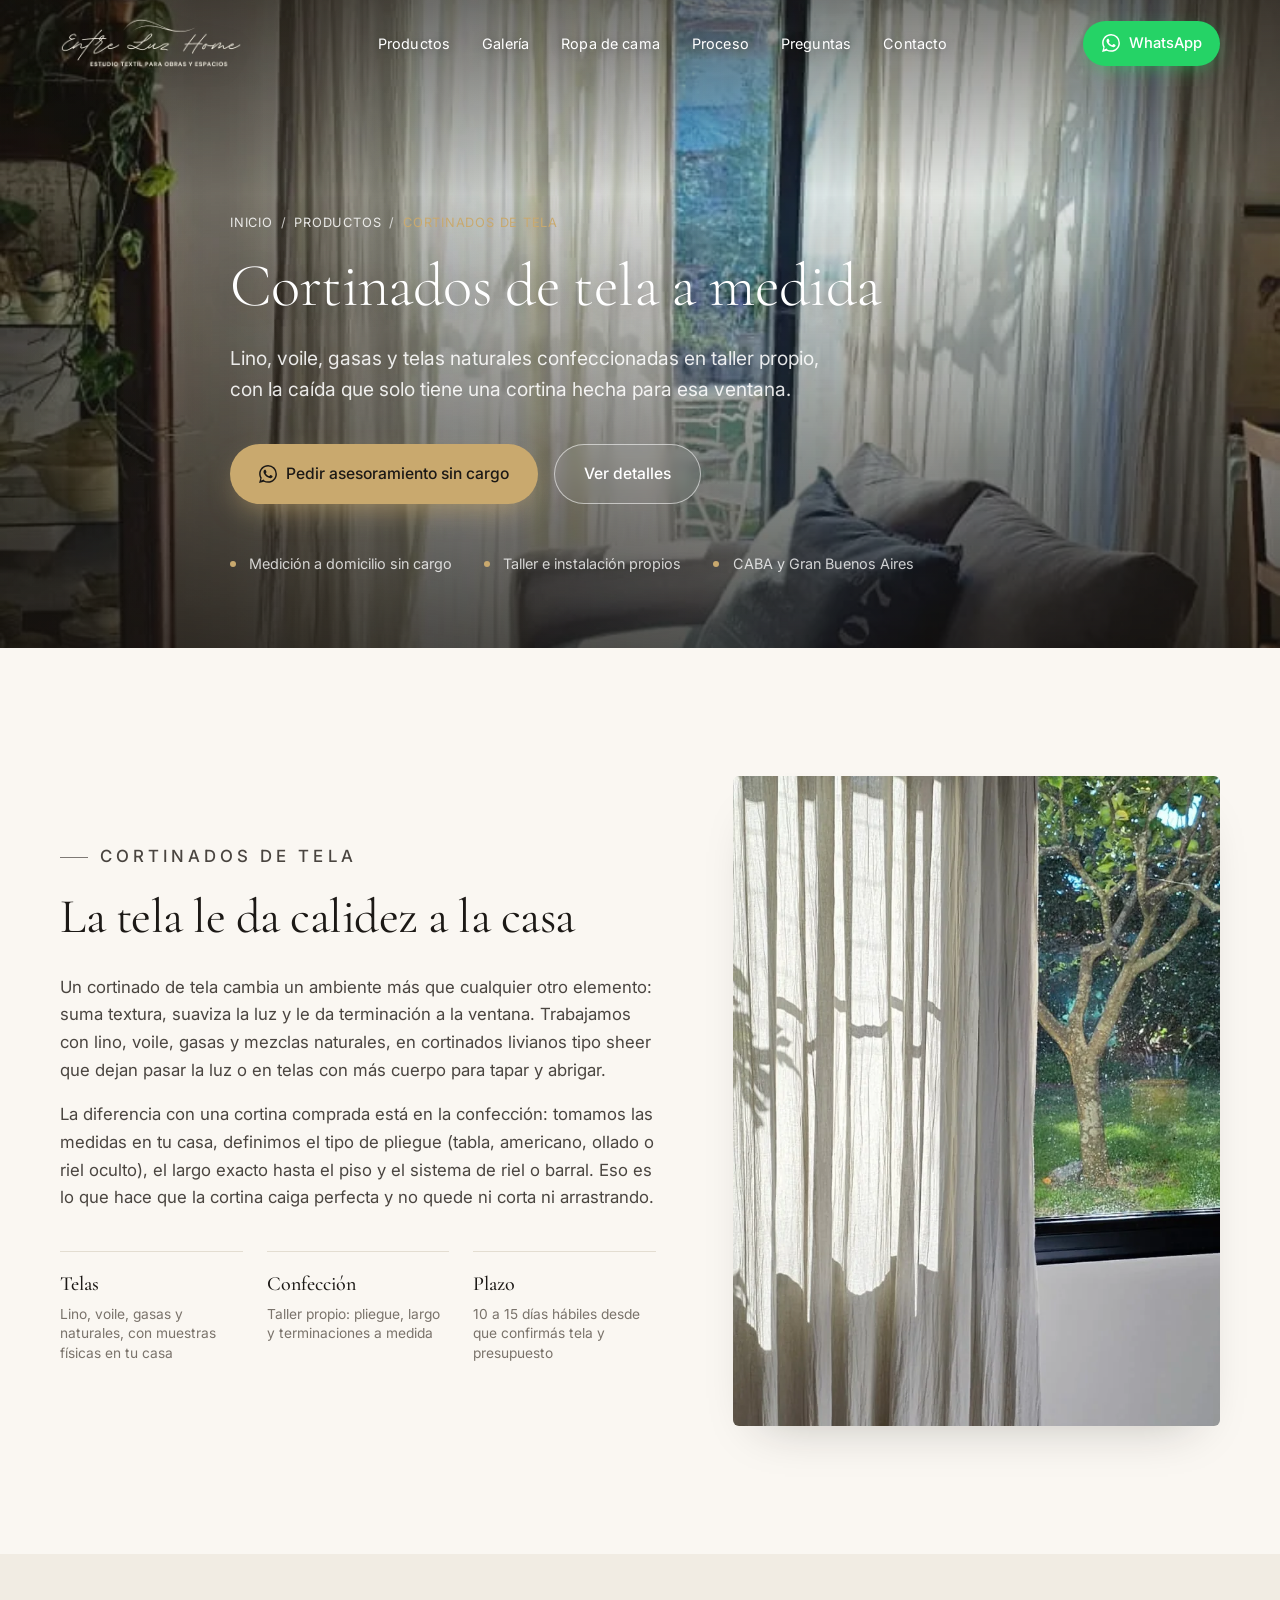
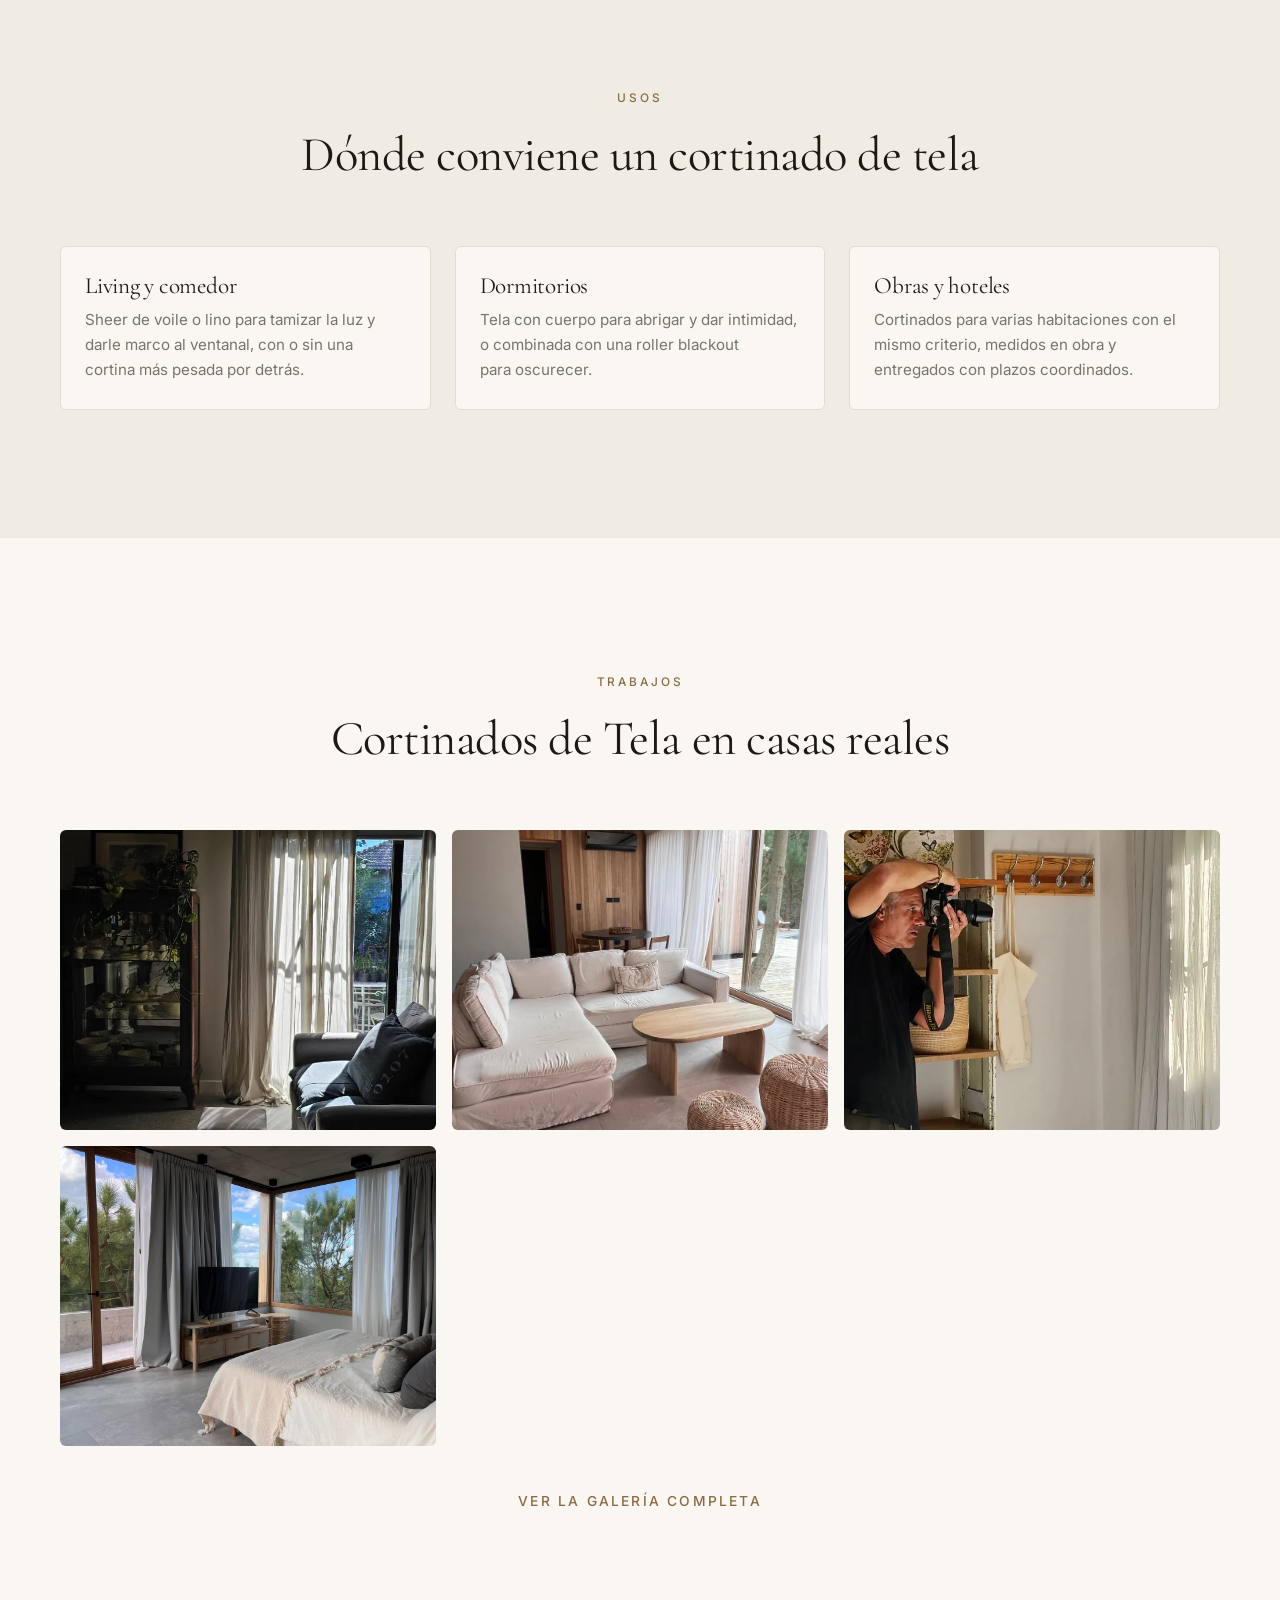
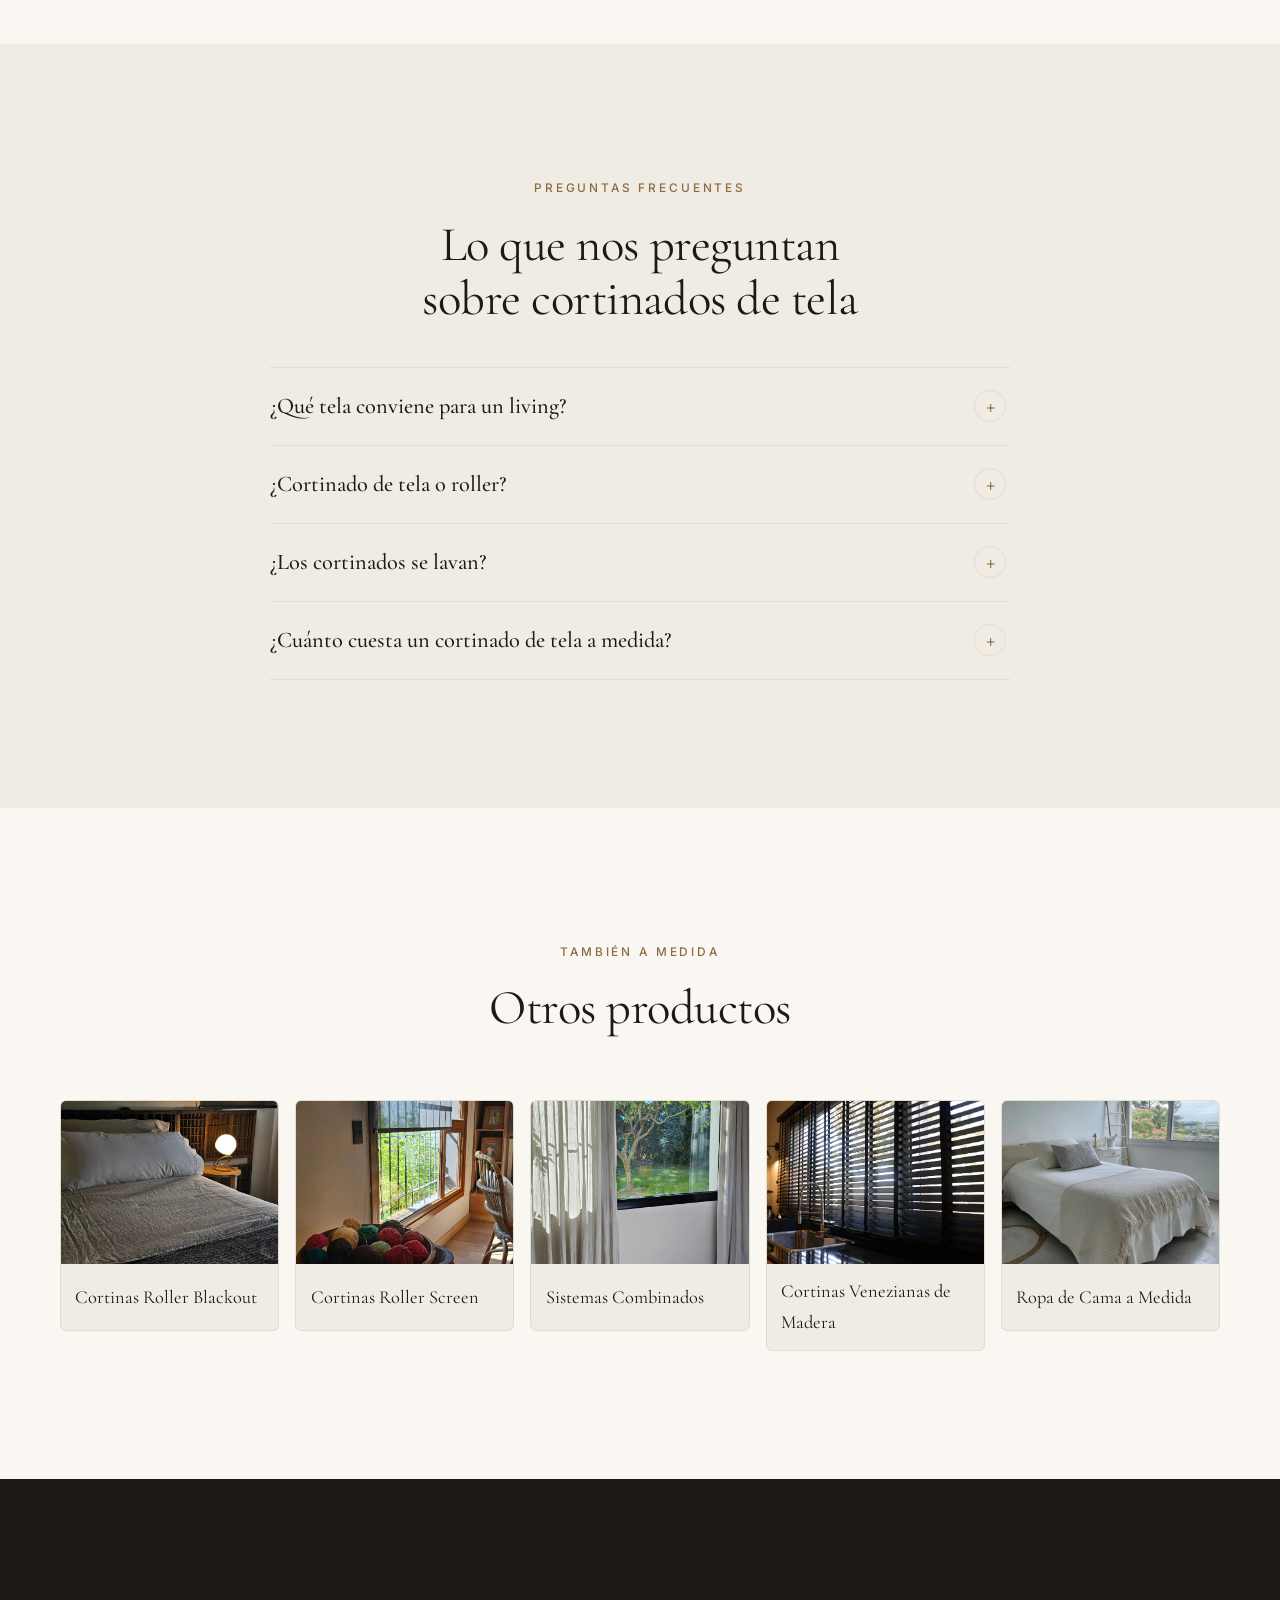
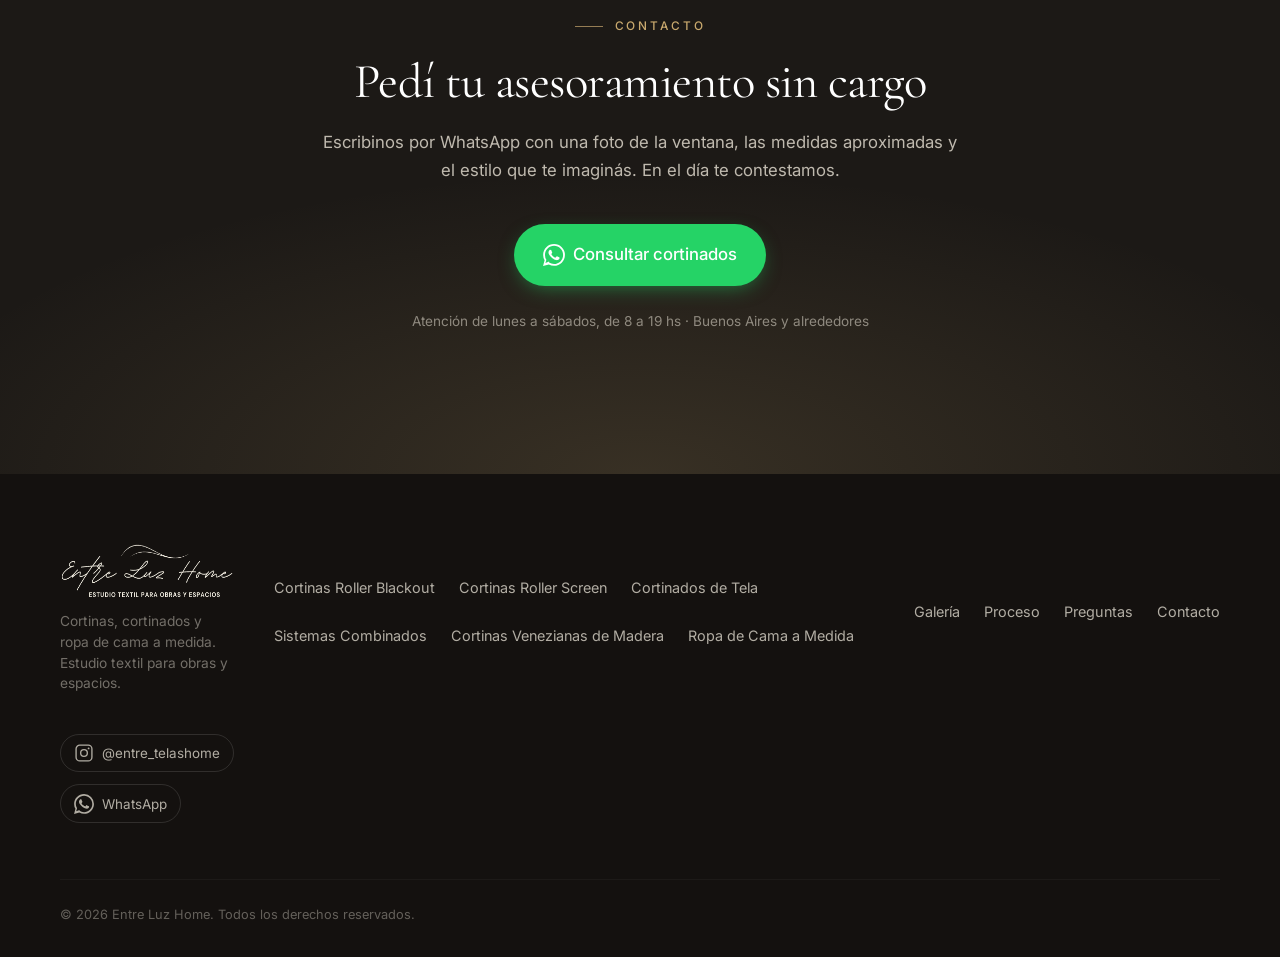
<file: cortinados-de-tela.html>
<!DOCTYPE html>
<html lang="es-AR">
<head>
  <meta charset="UTF-8">
  <meta name="viewport" content="width=device-width, initial-scale=1.0, viewport-fit=cover">
  <meta name="theme-color" content="#faf7f2">
  <meta name="format-detection" content="telephone=no">
  <meta name="referrer" content="strict-origin-when-cross-origin">
  <meta name="google-site-verification" content="hC_4qHzH-s5JwuzRbfjRjSebgTMe9a4isv9MP7IivTg">

  <title>Cortinados de Tela a Medida en Buenos Aires: Lino, Voile y Gasas | Entre Luz Home</title>
  <meta name="description" content="Cortinados de tela a medida en lino, voile, gasas y telas naturales. Confección en taller propio, caída perfecta e instalación en CABA y GBA. Medición y asesoramiento sin cargo.">
  <meta name="author" content="Entre Luz Home">
  <meta name="robots" content="index, follow, max-image-preview:large, max-snippet:-1">
  <meta name="geo.region" content="AR-B">
  <meta name="geo.placename" content="Buenos Aires">
  <link rel="canonical" href="https://entreluz.casa/cortinados-de-tela">

  <meta property="og:type" content="website">
  <meta property="og:locale" content="es_AR">
  <meta property="og:site_name" content="Entre Luz Home">
  <meta property="og:title" content="Cortinados de Tela a Medida en Buenos Aires: Lino, Voile y Gasas | Entre Luz Home">
  <meta property="og:description" content="Cortinados de tela a medida en lino, voile, gasas y telas naturales. Confección en taller propio, caída perfecta e instalación en CABA y GBA. Medición y asesoramiento sin cargo.">
  <meta property="og:url" content="https://entreluz.casa/cortinados-de-tela">
  <meta property="og:image" content="https://entreluz.casa/images/cortinas-tela-living-amplio.jpg">
  <meta property="og:image:alt" content="Cortinado de tela natural a medida en living con techo de madera">
  <meta name="twitter:card" content="summary_large_image">
  <meta name="twitter:title" content="Cortinados de Tela a Medida en Buenos Aires: Lino, Voile y Gasas | Entre Luz Home">
  <meta name="twitter:description" content="Cortinados de tela a medida en lino, voile, gasas y telas naturales. Confección en taller propio, caída perfecta e instalación en CABA y GBA. Medición y asesoramiento sin cargo.">
  <meta name="twitter:image" content="https://entreluz.casa/images/cortinas-tela-living-amplio.jpg">

  <link rel="preconnect" href="https://fonts.googleapis.com">
  <link rel="preconnect" href="https://fonts.gstatic.com" crossorigin>
  <link rel="preload" as="image" href="/images/cortinas-tela-living-amplio.webp" type="image/webp" fetchpriority="high">
  <link href="https://fonts.googleapis.com/css2?family=Cormorant+Garamond:ital,wght@0,300;0,400;0,500;0,600;1,400&family=Inter:wght@300;400;500;600&display=swap" rel="stylesheet">

  <!-- Google Ads: etiqueta de Google (medición de conversiones) -->
  <script async src="https://www.googletagmanager.com/gtag/js?id=AW-18458130879"></script>
  <script>
    window.dataLayer = window.dataLayer || [];
    function gtag(){dataLayer.push(arguments);}
    gtag('js', new Date());
    gtag('config', 'AW-18458130879');
  </script>

  <link rel="stylesheet" href="/styles.css">
  <link rel="icon" type="image/png" sizes="32x32" href="/images/favicon-32.png">
  <link rel="apple-touch-icon" sizes="180x180" href="/images/apple-touch-icon.png">

  <script type="application/ld+json">
{
  "@context": "https://schema.org",
  "@graph": [
    {
      "@type": "BreadcrumbList",
      "itemListElement": [
        {
          "@type": "ListItem",
          "position": 1,
          "name": "Inicio",
          "item": "https://entreluz.casa/"
        },
        {
          "@type": "ListItem",
          "position": 2,
          "name": "Productos",
          "item": "https://entreluz.casa/#productos"
        },
        {
          "@type": "ListItem",
          "position": 3,
          "name": "Cortinados de Tela",
          "item": "https://entreluz.casa/cortinados-de-tela"
        }
      ]
    },
    {
      "@type": "Service",
      "@id": "https://entreluz.casa/cortinados-de-tela#service",
      "name": "Cortinados de Tela a medida",
      "serviceType": "Confección e instalación de cortinados de tela a medida",
      "description": "Cortinados de tela a medida en lino, voile, gasas y telas naturales. Confección en taller propio, caída perfecta e instalación en CABA y GBA. Medición y asesoramiento sin cargo.",
      "url": "https://entreluz.casa/cortinados-de-tela",
      "image": "https://entreluz.casa/images/cortinas-tela-living-amplio.jpg",
      "provider": {
        "@id": "https://entreluz.casa/#business"
      },
      "areaServed": [
        {
          "@type": "City",
          "name": "Buenos Aires"
        },
        {
          "@type": "AdministrativeArea",
          "name": "Gran Buenos Aires"
        }
      ]
    },
    {
      "@type": "WebPage",
      "@id": "https://entreluz.casa/cortinados-de-tela#webpage",
      "url": "https://entreluz.casa/cortinados-de-tela",
      "name": "Cortinados de Tela a Medida en Buenos Aires: Lino, Voile y Gasas | Entre Luz Home",
      "isPartOf": {
        "@id": "https://entreluz.casa/#website"
      },
      "about": {
        "@id": "https://entreluz.casa/cortinados-de-tela#service"
      },
      "primaryImageOfPage": "https://entreluz.casa/images/cortinas-tela-living-amplio.jpg",
      "inLanguage": "es-AR"
    },
    {
      "@type": "FAQPage",
      "mainEntity": [
        {
          "@type": "Question",
          "name": "¿Qué tela conviene para un living?",
          "acceptedAnswer": {
            "@type": "Answer",
            "text": "Para tamizar la luz sin cerrar el ambiente, voile o lino liviano. Si además querés tapar, se suma un paño con más cuerpo o una roller detrás. Lo definimos en la visita, viendo la luz real de tu living."
          }
        },
        {
          "@type": "Question",
          "name": "¿Cortinado de tela o roller?",
          "acceptedAnswer": {
            "@type": "Answer",
            "text": "No compiten: la roller resuelve la luz y la tela resuelve la estética. Lo más pedido hoy es el sistema combinado, roller blackout o screen más cortinado de tela en el mismo carril."
          }
        },
        {
          "@type": "Question",
          "name": "¿Los cortinados se lavan?",
          "acceptedAnswer": {
            "@type": "Answer",
            "text": "Depende de la tela. El voile y muchas gasas se lavan en casa con programa delicado; el lino conviene lavarlo en seco o con cuidado para que no encoja. Te lo indicamos con la tela elegida."
          }
        },
        {
          "@type": "Question",
          "name": "¿Cuánto cuesta un cortinado de tela a medida?",
          "acceptedAnswer": {
            "@type": "Answer",
            "text": "Depende de los metros de tela, el tipo de pliegue y el sistema de riel o barral. Después de medir te enviamos el presupuesto por escrito, sin cargo por la visita."
          }
        }
      ]
    }
  ]
}
  </script>
</head>
<body class="page-producto">

<a class="skip-link" href="#contenido">Saltar al contenido</a>

<svg width="0" height="0" style="position:absolute" aria-hidden="true" focusable="false">
  <symbol id="ico-wsp" viewBox="0 0 24 24"><path fill="currentColor" d="M.057 24l1.687-6.163a11.867 11.867 0 0 1-1.587-5.946C.157 5.335 5.493 0 12.05 0a11.82 11.82 0 0 1 8.413 3.488 11.82 11.82 0 0 1 3.48 8.414c-.003 6.557-5.338 11.892-11.893 11.892a11.9 11.9 0 0 1-5.688-1.448L.057 24zm6.597-3.807c1.676.995 3.276 1.591 5.392 1.592 5.448 0 9.886-4.434 9.889-9.885.002-5.462-4.415-9.89-9.881-9.892-5.452 0-9.887 4.434-9.889 9.884a9.86 9.86 0 0 0 1.51 5.26l-.999 3.648 3.978-1.607zm11.387-5.464c-.074-.124-.272-.198-.57-.347-.297-.149-1.758-.868-2.031-.967-.272-.099-.47-.149-.669.149-.198.297-.768.967-.941 1.165-.173.198-.347.223-.644.074-.297-.149-1.255-.462-2.39-1.475-.883-.788-1.48-1.761-1.653-2.059-.173-.297-.018-.458.13-.606.134-.133.297-.347.446-.521.151-.172.2-.296.3-.495.099-.198.05-.372-.025-.521-.075-.149-.669-1.611-.916-2.206-.242-.579-.487-.501-.669-.51l-.57-.01c-.198 0-.52.074-.792.372s-1.04 1.016-1.04 2.479 1.065 2.876 1.213 3.074c.149.198 2.095 3.2 5.076 4.487.709.306 1.263.489 1.694.626.712.226 1.36.194 1.872.118.571-.085 1.758-.719 2.006-1.413.247-.694.247-1.289.173-1.413z"/></symbol>
  <symbol id="ico-ig" viewBox="0 0 24 24"><path fill="none" stroke="currentColor" stroke-width="1.6" stroke-linecap="round" stroke-linejoin="round" d="M7 2.5h10A4.5 4.5 0 0 1 21.5 7v10a4.5 4.5 0 0 1-4.5 4.5H7A4.5 4.5 0 0 1 2.5 17V7A4.5 4.5 0 0 1 7 2.5Z"/><circle cx="12" cy="12" r="4" fill="none" stroke="currentColor" stroke-width="1.6"/><circle cx="17.5" cy="6.5" r="1.1" fill="currentColor"/></symbol>
</svg>

<header class="site-header" id="top">
  <div class="container header-inner">
    <a href="/" class="brand" aria-label="Entre Luz Home — inicio">
      <picture class="logo-dark">
        <source srcset="/images/logo-dark.webp" type="image/webp">
        <img src="/images/logo-dark.png" alt="Entre Luz Home — Estudio textil para obras y espacios" class="logo-img" width="800" height="220">
      </picture>
      <picture class="logo-light" aria-hidden="true">
        <source srcset="/images/logo-light.webp" type="image/webp">
        <img src="/images/logo-light.png" alt="" class="logo-img" width="800" height="220">
      </picture>
    </a>
    <nav class="site-nav" id="primary-nav" aria-label="Navegación principal">
      <ul>
        <li><a href="/#productos">Productos</a></li>
        <li><a href="/#galeria">Galería</a></li>
        <li><a href="/ropa-de-cama">Ropa de cama</a></li>
        <li><a href="/#proceso">Proceso</a></li>
        <li><a href="/#faq">Preguntas</a></li>
        <li><a href="/#contacto">Contacto</a></li>
        <li class="nav-cta">
          <a class="cta-wsp" href="#contacto" data-wsp data-wsp-msg="Hola Entre Luz Home! Quiero consultar por cortinados de tela a medida. ¿Qué telas trabajan?">
            <svg viewBox="0 0 24 24" width="18" height="18" aria-hidden="true"><use href="#ico-wsp"/></svg>
            <span>Pedir asesoramiento</span>
          </a>
        </li>
      </ul>
    </nav>
    <a class="cta-wsp header-cta" href="#contacto" data-wsp data-wsp-msg="Hola Entre Luz Home! Quiero consultar por cortinados de tela a medida. ¿Qué telas trabajan?" aria-label="Pedir presupuesto por WhatsApp">
      <svg viewBox="0 0 24 24" width="18" height="18" aria-hidden="true"><use href="#ico-wsp"/></svg>
      <span>WhatsApp</span>
    </a>
    <button class="nav-toggle" aria-controls="primary-nav" aria-expanded="false" aria-label="Abrir menú">
      <span></span><span></span><span></span>
    </button>
  </div>
</header>

<main id="contenido">

  <section class="hero page-hero" aria-labelledby="hero-title">
    <div class="hero-image">
      <picture><source srcset="/images/cortinas-tela-living-amplio.webp" type="image/webp"><img src="/images/cortinas-tela-living-amplio.jpg" alt="Cortinado de tela natural a medida en living con techo de madera" fetchpriority="high" decoding="async" style="object-position:50% 45%"></picture>
    </div>
    <div class="hero-overlay" aria-hidden="true"></div>
    <div class="container hero-content">
      <nav class="crumbs" aria-label="Estás en"><a href="/">Inicio</a><span>/</span><a href="/#productos">Productos</a><span>/</span><span aria-current="page">Cortinados de Tela</span></nav>
      <h1 id="hero-title">Cortinados de tela a medida</h1>
      <p class="hero-sub">Lino, voile, gasas y telas naturales confeccionadas en taller propio, con la caída que solo tiene una cortina hecha para esa ventana.</p>
      <div class="hero-actions">
        <a class="cta-primary" href="#contacto" data-wsp data-wsp-msg="Hola Entre Luz Home! Quiero consultar por cortinados de tela a medida. ¿Qué telas trabajan?">
          <svg viewBox="0 0 24 24" width="18" height="18" aria-hidden="true"><use href="#ico-wsp"/></svg>
          Pedir asesoramiento sin cargo
        </a>
        <a class="cta-secondary" href="#detalle">Ver detalles</a>
      </div>
      <ul class="hero-meta" aria-label="Beneficios principales">
        <li>Medición a domicilio sin cargo</li>
        <li>Taller e instalación propios</li>
        <li>CABA y Gran Buenos Aires</li>
      </ul>
    </div>
  </section>

  <section class="intro" id="detalle" aria-labelledby="intro-title">
    <div class="container intro-grid">
      <div class="intro-text">
        <p class="eyebrow">Cortinados de Tela</p>
        <h2 id="intro-title">La tela le da calidez a la casa</h2>
        <p>Un cortinado de tela cambia un ambiente más que cualquier otro elemento: suma textura, suaviza la luz y le da terminación a la ventana. Trabajamos con lino, voile, gasas y mezclas naturales, en cortinados livianos tipo sheer que dejan pasar la luz o en telas con más cuerpo para tapar y abrigar.</p>
        <p>La diferencia con una cortina comprada está en la confección: tomamos las medidas en tu casa, definimos el tipo de pliegue (tabla, americano, ollado o riel oculto), el largo exacto hasta el piso y el sistema de riel o barral. Eso es lo que hace que la cortina caiga perfecta y no quede ni corta ni arrastrando.</p>
        <ul class="intro-facts" aria-label="Datos del producto">
          <li><strong>Telas</strong><span>Lino, voile, gasas y naturales, con muestras físicas en tu casa</span></li>
          <li><strong>Confección</strong><span>Taller propio: pliegue, largo y terminaciones a medida</span></li>
          <li><strong>Plazo</strong><span>10 a 15 días hábiles desde que confirmás tela y presupuesto</span></li>
        </ul>
      </div>
      <figure class="intro-figure">
        <picture><source srcset="/images/cortina-tela-sheer-detalle.webp" type="image/webp"><img src="/images/cortina-tela-sheer-detalle.jpg" alt="Detalle de cortina sheer con luz natural filtrada" loading="lazy" decoding="async"></picture>
      </figure>
    </div>
  </section>

  <section class="usos" aria-labelledby="usos-title">
    <div class="container">
      <header class="section-head">
        <p class="eyebrow">Usos</p>
        <h2 id="usos-title">Dónde conviene un cortinado de tela</h2>
      </header>
      <ul class="usos-grid">
        <li>
          <h3>Living y comedor</h3>
          <p>Sheer de voile o lino para tamizar la luz y darle marco al ventanal, con o sin una cortina más pesada por detrás.</p>
        </li>
        <li>
          <h3>Dormitorios</h3>
          <p>Tela con cuerpo para abrigar y dar intimidad, o combinada con una roller blackout para oscurecer.</p>
        </li>
        <li>
          <h3>Obras y hoteles</h3>
          <p>Cortinados para varias habitaciones con el mismo criterio, medidos en obra y entregados con plazos coordinados.</p>
        </li>
      </ul>
    </div>
  </section>

  <section class="gallery" aria-labelledby="gallery-title">
    <div class="container">
      <header class="section-head">
        <p class="eyebrow">Trabajos</p>
        <h2 id="gallery-title">Cortinados de Tela en casas reales</h2>
      </header>
      <div class="gallery-grid gallery-simple">
        <figure><picture><source srcset="/images/cortinado-tela-natural-living.webp" type="image/webp"><img src="/images/cortinado-tela-natural-living.jpg" alt="Cortinado de tela natural en living con sofá" loading="lazy" decoding="async"></picture></figure>
        <figure><picture><source srcset="/images/living-cortina-sheer-terraza.webp" type="image/webp"><img src="/images/living-cortina-sheer-terraza.jpg" alt="Cortinados sheer en living con puertas al jardín" loading="lazy" decoding="async"></picture></figure>
        <figure><picture><source srcset="/images/cortina-tela-luz-natural.webp" type="image/webp"><img src="/images/cortina-tela-luz-natural.jpg" alt="Cortina de tela dejando pasar la luz natural" loading="lazy" decoding="async"></picture></figure>
        <figure><picture><source srcset="/images/suite-cortinados-tela-gris.webp" type="image/webp"><img src="/images/suite-cortinados-tela-gris.jpg" alt="Suite con cortinados de tela gris y sheer" loading="lazy" decoding="async"></picture></figure>
      </div>
      <p class="gallery-more">
        <a href="/#galeria" class="text-link">Ver la galería completa</a>
      </p>
    </div>
  </section>

  <section class="faq" aria-labelledby="faq-title">
    <div class="container faq-inner">
      <header class="section-head">
        <p class="eyebrow">Preguntas frecuentes</p>
        <h2 id="faq-title">Lo que nos preguntan sobre cortinados de tela</h2>
      </header>
      <div class="faq-list">
        <details class="faq-item">
          <summary>¿Qué tela conviene para un living?</summary>
          <p>Para tamizar la luz sin cerrar el ambiente, voile o lino liviano. Si además querés tapar, se suma un paño con más cuerpo o una roller detrás. Lo definimos en la visita, viendo la luz real de tu living.</p>
        </details>
        <details class="faq-item">
          <summary>¿Cortinado de tela o roller?</summary>
          <p>No compiten: la roller resuelve la luz y la tela resuelve la estética. Lo más pedido hoy es el sistema combinado, roller blackout o screen más cortinado de tela en el mismo carril.</p>
        </details>
        <details class="faq-item">
          <summary>¿Los cortinados se lavan?</summary>
          <p>Depende de la tela. El voile y muchas gasas se lavan en casa con programa delicado; el lino conviene lavarlo en seco o con cuidado para que no encoja. Te lo indicamos con la tela elegida.</p>
        </details>
        <details class="faq-item">
          <summary>¿Cuánto cuesta un cortinado de tela a medida?</summary>
          <p>Depende de los metros de tela, el tipo de pliegue y el sistema de riel o barral. Después de medir te enviamos el presupuesto por escrito, sin cargo por la visita.</p>
        </details>
      </div>
    </div>
  </section>

  <section class="related" aria-labelledby="related-title">
    <div class="container">
      <header class="section-head">
        <p class="eyebrow">También a medida</p>
        <h2 id="related-title">Otros productos</h2>
      </header>
      <ul class="related-grid">
        <li><a href="/roller-blackout"><picture><source srcset="/images/cortina-roller-blackout-dormitorio.webp" type="image/webp"><img src="/images/cortina-roller-blackout-dormitorio.jpg" alt="Cortinas Roller Blackout" loading="lazy" decoding="async"></picture><span>Cortinas Roller Blackout</span></a></li>
        <li><a href="/roller-screen"><picture><source srcset="/images/cortina-roller-screen-estudio.webp" type="image/webp"><img src="/images/cortina-roller-screen-estudio.jpg" alt="Cortinas Roller Screen" loading="lazy" decoding="async"></picture><span>Cortinas Roller Screen</span></a></li>
        <li><a href="/sistemas-combinados"><picture><source srcset="/images/cortina-combinada-roller-tela.webp" type="image/webp"><img src="/images/cortina-combinada-roller-tela.jpg" alt="Sistemas Combinados" loading="lazy" decoding="async"></picture><span>Sistemas Combinados</span></a></li>
        <li><a href="/venezianas"><picture><source srcset="/images/cortina-veneziana-madera-detalle.webp" type="image/webp"><img src="/images/cortina-veneziana-madera-detalle.jpg" alt="Cortinas Venezianas de Madera" loading="lazy" decoding="async"></picture><span>Cortinas Venezianas de Madera</span></a></li>
        <li><a href="/ropa-de-cama"><picture><source srcset="/images/dormitorio-roller-blanco-amplio.webp" type="image/webp"><img src="/images/dormitorio-roller-blanco-amplio.jpg" alt="Ropa de Cama a Medida" loading="lazy" decoding="async"></picture><span>Ropa de Cama a Medida</span></a></li>
      </ul>
    </div>
  </section>

  <section class="contact" id="contacto" aria-labelledby="contact-title">
    <div class="container contact-inner">
      <p class="eyebrow light">Contacto</p>
      <h2 id="contact-title">Pedí tu asesoramiento sin cargo</h2>
      <p class="contact-sub">Escribinos por WhatsApp con una foto de la ventana, las medidas aproximadas y el estilo que te imaginás. En el día te contestamos.</p>
      <a class="cta-wsp big" href="#" data-wsp data-wsp-msg="Hola Entre Luz Home! Quiero consultar por cortinados de tela a medida. ¿Qué telas trabajan?" aria-label="Abrir conversación de WhatsApp con Entre Luz Home">
        <svg viewBox="0 0 24 24" width="22" height="22" aria-hidden="true"><use href="#ico-wsp"/></svg>
        <span>Consultar cortinados</span>
      </a>
      <p class="contact-fine">Atención de lunes a sábados, de 8 a 19 hs · Buenos Aires y alrededores</p>
    </div>
  </section>

</main>

<footer class="site-footer">
  <div class="container footer-inner">
    <div class="footer-brand">
      <picture>
        <source srcset="/images/logo-light.webp" type="image/webp">
        <img src="/images/logo-light.png" alt="Entre Luz Home" class="footer-logo" width="800" height="220" loading="lazy" decoding="async">
      </picture>
      <p>Cortinas, cortinados y ropa de cama a medida.<br>Estudio textil para obras y espacios.</p>
    </div>
    <nav aria-label="Productos a medida">
      <ul>
        <li><a href="/roller-blackout">Cortinas Roller Blackout</a></li>
        <li><a href="/roller-screen">Cortinas Roller Screen</a></li>
        <li><a href="/cortinados-de-tela">Cortinados de Tela</a></li>
        <li><a href="/sistemas-combinados">Sistemas Combinados</a></li>
        <li><a href="/venezianas">Cortinas Venezianas de Madera</a></li>
        <li><a href="/ropa-de-cama">Ropa de Cama a Medida</a></li>
      </ul>
    </nav>
    <nav aria-label="Pie de página">
      <ul>
        <li><a href="/#galeria">Galería</a></li>
        <li><a href="/#proceso">Proceso</a></li>
        <li><a href="/#faq">Preguntas</a></li>
        <li><a href="/#contacto">Contacto</a></li>
      </ul>
    </nav>
    <ul class="footer-social" aria-label="Redes y contacto">
      <li>
        <a href="https://www.instagram.com/entre_telashome/" target="_blank" rel="noopener" aria-label="Seguinos en Instagram">
          <svg viewBox="0 0 24 24" width="20" height="20" aria-hidden="true"><use href="#ico-ig"/></svg>
          <span>@entre_telashome</span>
        </a>
      </li>
      <li>
        <a href="#" data-wsp data-wsp-msg="Hola Entre Luz Home! Quiero consultar por cortinados de tela a medida. ¿Qué telas trabajan?" aria-label="Escribir por WhatsApp">
          <svg viewBox="0 0 24 24" width="20" height="20" aria-hidden="true"><use href="#ico-wsp"/></svg>
          <span>WhatsApp</span>
        </a>
      </li>
    </ul>
    <p class="footer-legal">© <span id="year">2026</span> Entre Luz Home. Todos los derechos reservados.</p>
  </div>
</footer>

<div class="mobile-cta" aria-label="Contacto rápido">
  <a class="cta-wsp" href="#" data-wsp data-wsp-msg="Hola Entre Luz Home! Quiero consultar por cortinados de tela a medida. ¿Qué telas trabajan?">
    <svg viewBox="0 0 24 24" width="20" height="20" aria-hidden="true"><use href="#ico-wsp"/></svg>
    <span>Pedir asesoramiento sin cargo</span>
  </a>
</div>

<a class="wsp-float" href="#" data-wsp data-wsp-msg="Hola Entre Luz Home! Quiero consultar por cortinados de tela a medida. ¿Qué telas trabajan?" aria-label="Escribir por WhatsApp">
  <svg viewBox="0 0 24 24" width="28" height="28" aria-hidden="true"><use href="#ico-wsp"/></svg>
</a>

<script src="/script.js" defer></script>
</body>
</html>
</file>
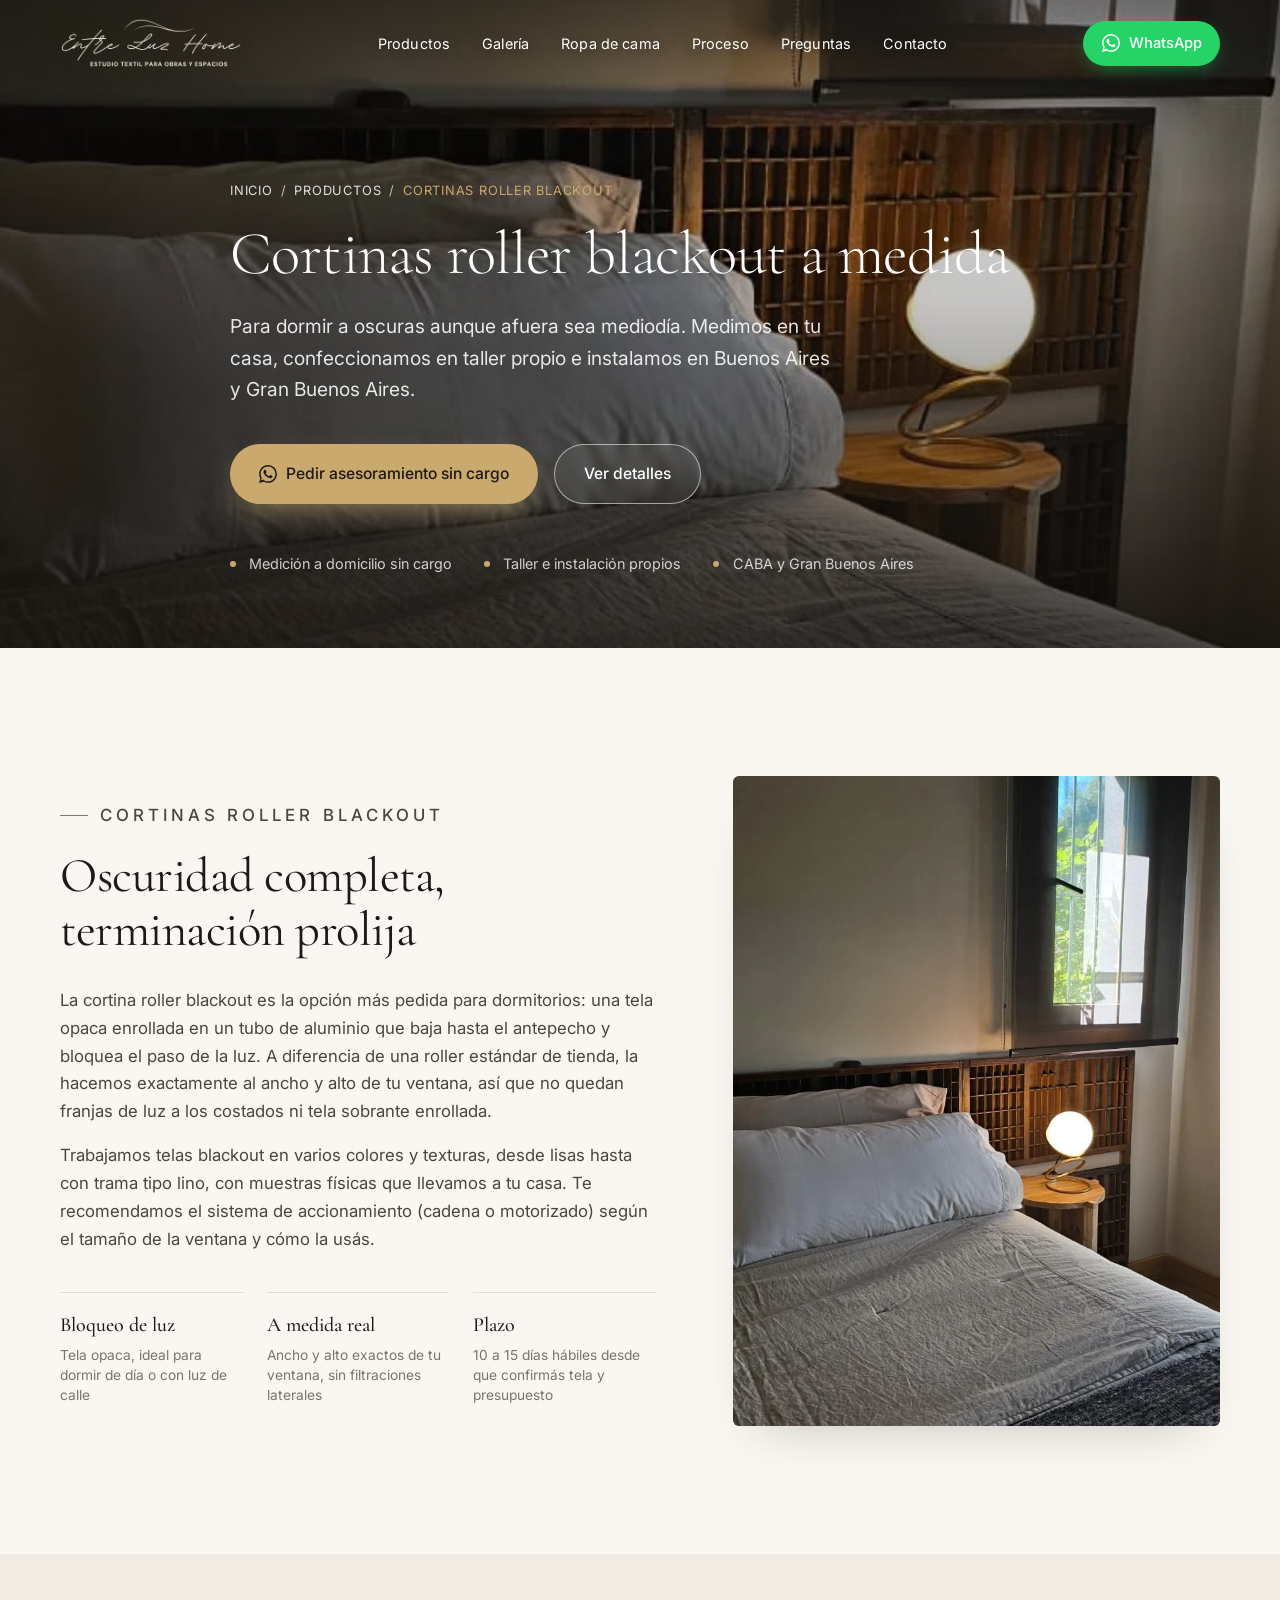
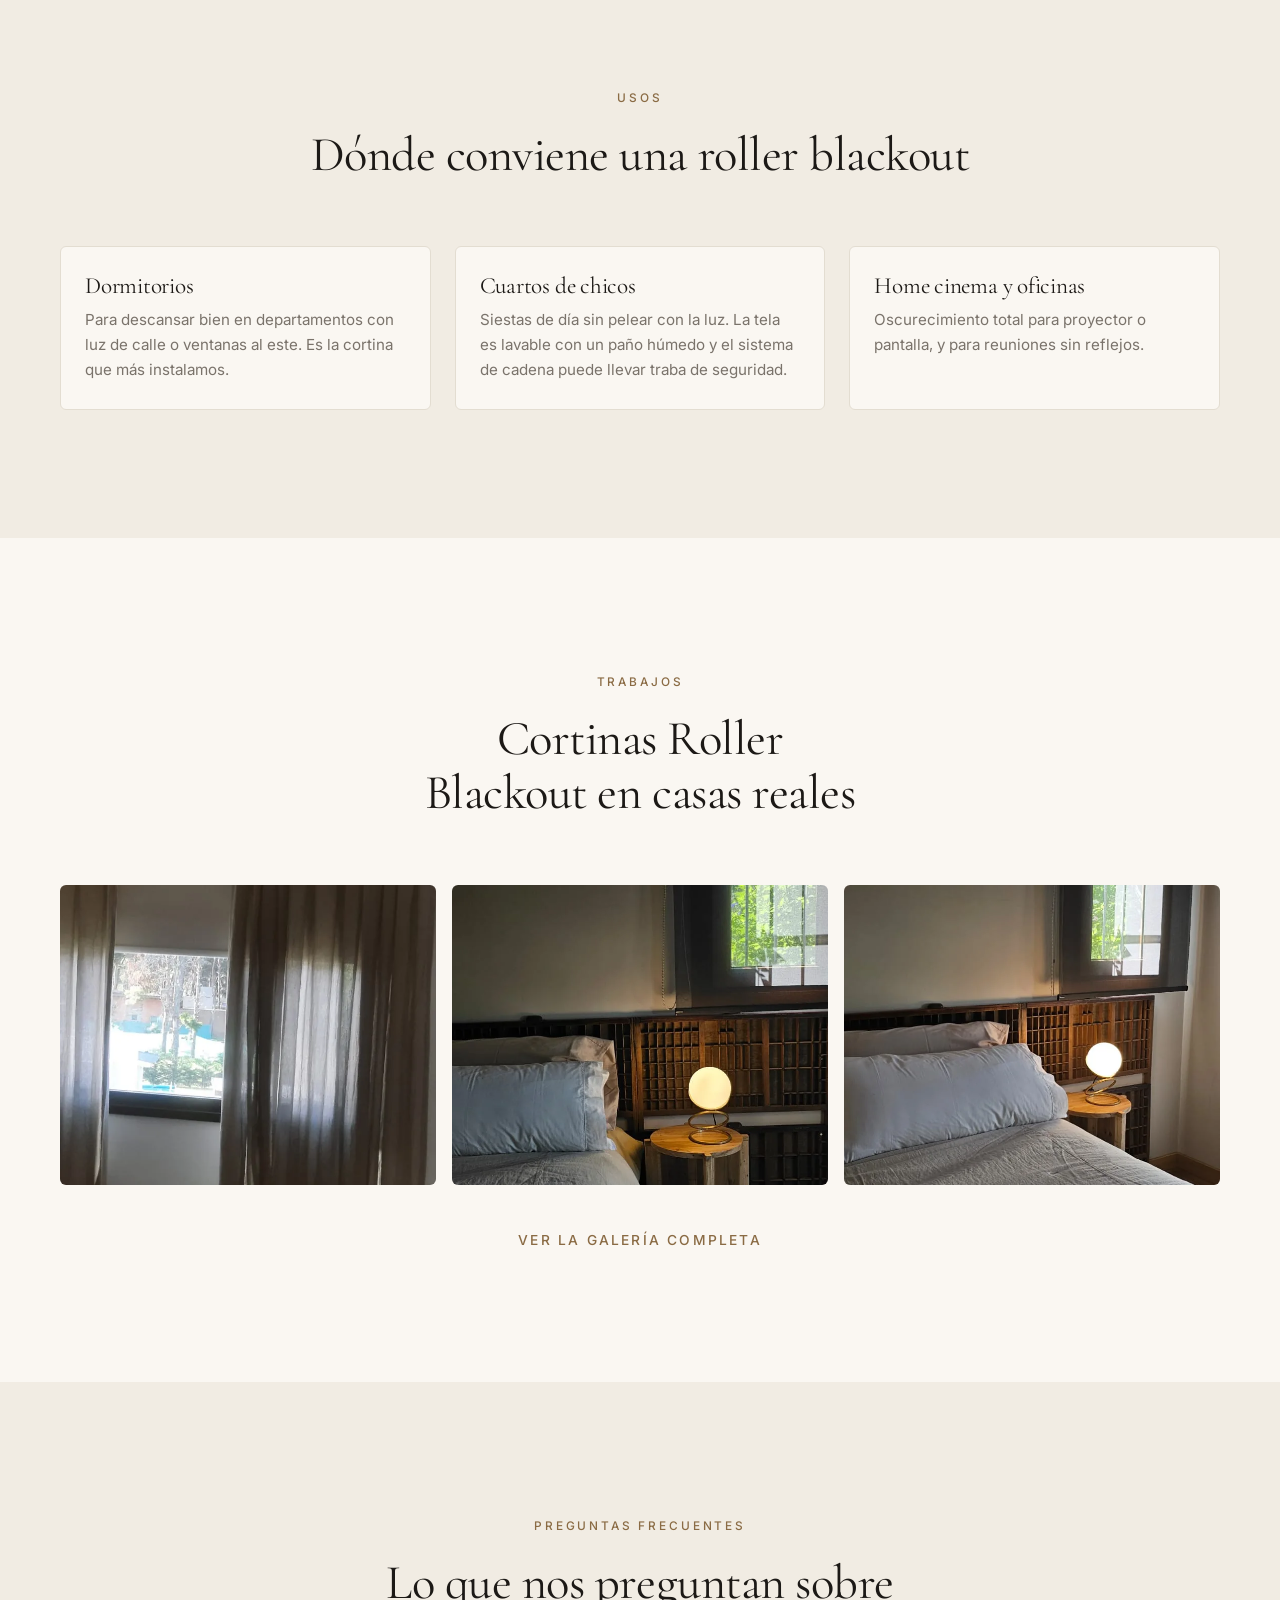
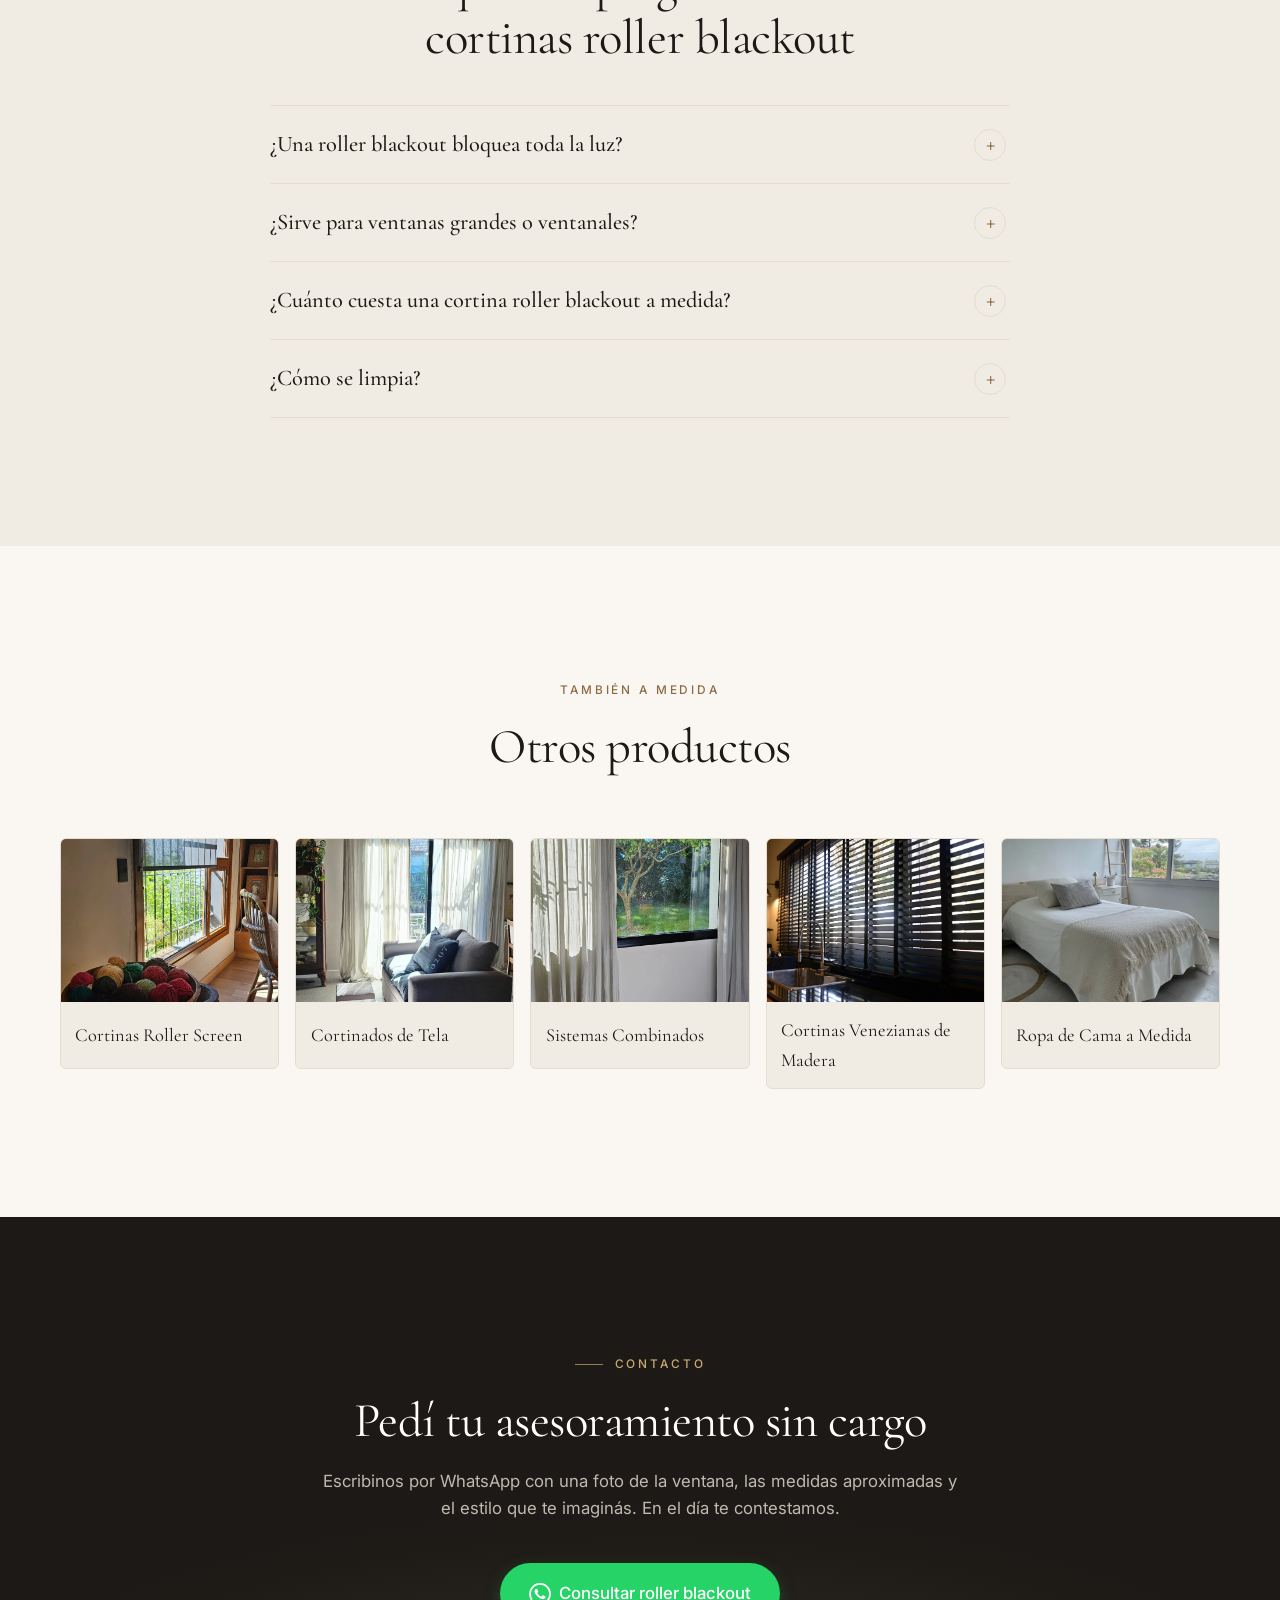
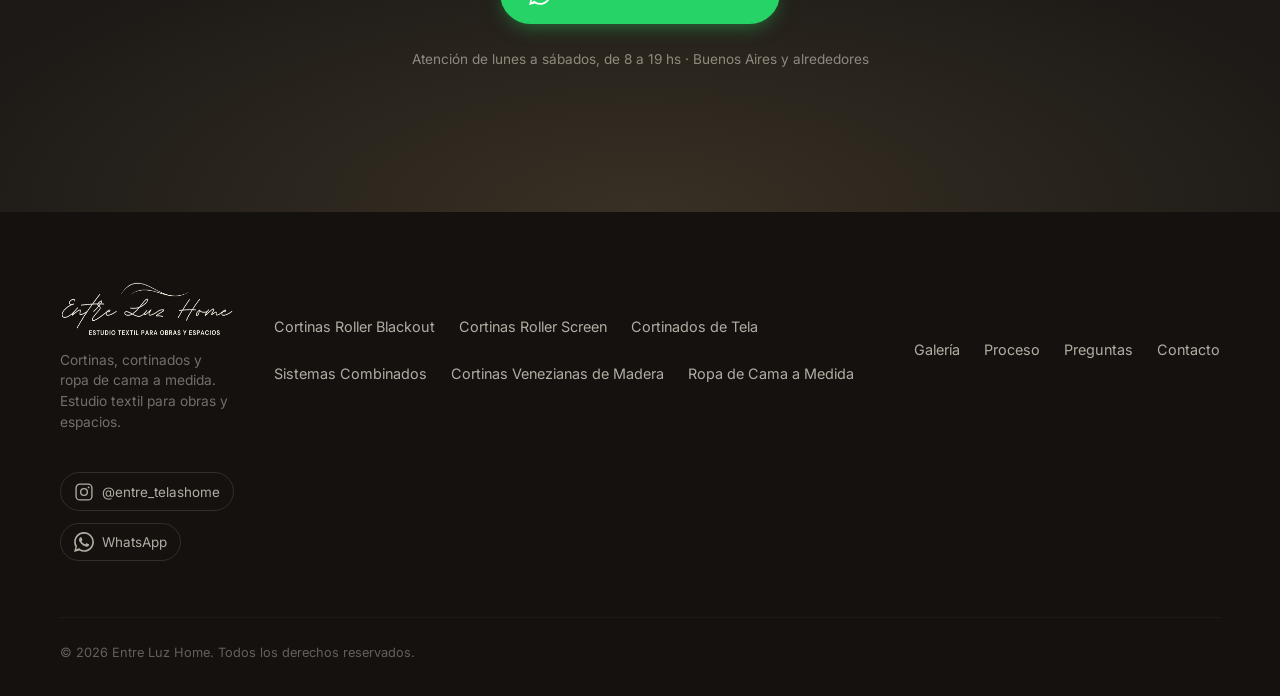
<file: roller-blackout.html>
<!DOCTYPE html>
<html lang="es-AR">
<head>
  <meta charset="UTF-8">
  <meta name="viewport" content="width=device-width, initial-scale=1.0, viewport-fit=cover">
  <meta name="theme-color" content="#faf7f2">
  <meta name="format-detection" content="telephone=no">
  <meta name="referrer" content="strict-origin-when-cross-origin">
  <meta name="google-site-verification" content="hC_4qHzH-s5JwuzRbfjRjSebgTMe9a4isv9MP7IivTg">

  <title>Cortinas Roller Blackout a Medida en Buenos Aires | Entre Luz Home</title>
  <meta name="description" content="Cortinas roller blackout a medida para dormitorios, cuartos de chicos y home cinema. Bloqueo total de luz, medición sin cargo a domicilio e instalación propia en CABA y GBA.">
  <meta name="author" content="Entre Luz Home">
  <meta name="robots" content="index, follow, max-image-preview:large, max-snippet:-1">
  <meta name="geo.region" content="AR-B">
  <meta name="geo.placename" content="Buenos Aires">
  <link rel="canonical" href="https://entreluz.casa/roller-blackout">

  <meta property="og:type" content="website">
  <meta property="og:locale" content="es_AR">
  <meta property="og:site_name" content="Entre Luz Home">
  <meta property="og:title" content="Cortinas Roller Blackout a Medida en Buenos Aires | Entre Luz Home">
  <meta property="og:description" content="Cortinas roller blackout a medida para dormitorios, cuartos de chicos y home cinema. Bloqueo total de luz, medición sin cargo a domicilio e instalación propia en CABA y GBA.">
  <meta property="og:url" content="https://entreluz.casa/roller-blackout">
  <meta property="og:image" content="https://entreluz.casa/images/cortina-roller-blackout-dormitorio.jpg">
  <meta property="og:image:alt" content="Cortina roller blackout a medida instalada en un dormitorio">
  <meta name="twitter:card" content="summary_large_image">
  <meta name="twitter:title" content="Cortinas Roller Blackout a Medida en Buenos Aires | Entre Luz Home">
  <meta name="twitter:description" content="Cortinas roller blackout a medida para dormitorios, cuartos de chicos y home cinema. Bloqueo total de luz, medición sin cargo a domicilio e instalación propia en CABA y GBA.">
  <meta name="twitter:image" content="https://entreluz.casa/images/cortina-roller-blackout-dormitorio.jpg">

  <link rel="preconnect" href="https://fonts.googleapis.com">
  <link rel="preconnect" href="https://fonts.gstatic.com" crossorigin>
  <link rel="preload" as="image" href="/images/cortina-roller-blackout-dormitorio.webp" type="image/webp" fetchpriority="high">
  <link href="https://fonts.googleapis.com/css2?family=Cormorant+Garamond:ital,wght@0,300;0,400;0,500;0,600;1,400&family=Inter:wght@300;400;500;600&display=swap" rel="stylesheet">

  <!-- Google Ads: etiqueta de Google (medición de conversiones) -->
  <script async src="https://www.googletagmanager.com/gtag/js?id=AW-18458130879"></script>
  <script>
    window.dataLayer = window.dataLayer || [];
    function gtag(){dataLayer.push(arguments);}
    gtag('js', new Date());
    gtag('config', 'AW-18458130879');
  </script>

  <link rel="stylesheet" href="/styles.css">
  <link rel="icon" type="image/png" sizes="32x32" href="/images/favicon-32.png">
  <link rel="apple-touch-icon" sizes="180x180" href="/images/apple-touch-icon.png">

  <script type="application/ld+json">
{
  "@context": "https://schema.org",
  "@graph": [
    {
      "@type": "BreadcrumbList",
      "itemListElement": [
        {
          "@type": "ListItem",
          "position": 1,
          "name": "Inicio",
          "item": "https://entreluz.casa/"
        },
        {
          "@type": "ListItem",
          "position": 2,
          "name": "Productos",
          "item": "https://entreluz.casa/#productos"
        },
        {
          "@type": "ListItem",
          "position": 3,
          "name": "Cortinas Roller Blackout",
          "item": "https://entreluz.casa/roller-blackout"
        }
      ]
    },
    {
      "@type": "Service",
      "@id": "https://entreluz.casa/roller-blackout#service",
      "name": "Cortinas Roller Blackout a medida",
      "serviceType": "Confección e instalación de cortinas roller blackout a medida",
      "description": "Cortinas roller blackout a medida para dormitorios, cuartos de chicos y home cinema. Bloqueo total de luz, medición sin cargo a domicilio e instalación propia en CABA y GBA.",
      "url": "https://entreluz.casa/roller-blackout",
      "image": "https://entreluz.casa/images/cortina-roller-blackout-dormitorio.jpg",
      "provider": {
        "@id": "https://entreluz.casa/#business"
      },
      "areaServed": [
        {
          "@type": "City",
          "name": "Buenos Aires"
        },
        {
          "@type": "AdministrativeArea",
          "name": "Gran Buenos Aires"
        }
      ]
    },
    {
      "@type": "WebPage",
      "@id": "https://entreluz.casa/roller-blackout#webpage",
      "url": "https://entreluz.casa/roller-blackout",
      "name": "Cortinas Roller Blackout a Medida en Buenos Aires | Entre Luz Home",
      "isPartOf": {
        "@id": "https://entreluz.casa/#website"
      },
      "about": {
        "@id": "https://entreluz.casa/roller-blackout#service"
      },
      "primaryImageOfPage": "https://entreluz.casa/images/cortina-roller-blackout-dormitorio.jpg",
      "inLanguage": "es-AR"
    },
    {
      "@type": "FAQPage",
      "mainEntity": [
        {
          "@type": "Question",
          "name": "¿Una roller blackout bloquea toda la luz?",
          "acceptedAnswer": {
            "@type": "Answer",
            "text": "La tela bloquea el 100% de la luz. Lo que puede filtrarse es por los costados, entre la tela y la pared. Por eso medimos en tu casa y te recomendamos dónde instalarla (dentro del vano o sobre la pared) para minimizar ese borde. Si necesitás oscuridad absoluta, el sistema combinado roller más cortinado de tela lo resuelve del todo."
          }
        },
        {
          "@type": "Question",
          "name": "¿Sirve para ventanas grandes o ventanales?",
          "acceptedAnswer": {
            "@type": "Answer",
            "text": "Sí. Para anchos grandes evaluamos el peso de la tela y el tubo, y a veces conviene dividir en dos paños o motorizar. Te lo decimos en la visita."
          }
        },
        {
          "@type": "Question",
          "name": "¿Cuánto cuesta una cortina roller blackout a medida?",
          "acceptedAnswer": {
            "@type": "Answer",
            "text": "Depende de las medidas y de la tela que elijas. Después de la visita te enviamos el presupuesto por escrito, con tela, sistema, accesorios e instalación incluidos. La visita y la medición no tienen cargo."
          }
        },
        {
          "@type": "Question",
          "name": "¿Cómo se limpia?",
          "acceptedAnswer": {
            "@type": "Answer",
            "text": "Con un paño apenas húmedo o un plumero. No se lava en lavarropas ni se plancha."
          }
        }
      ]
    }
  ]
}
  </script>
</head>
<body class="page-producto">

<a class="skip-link" href="#contenido">Saltar al contenido</a>

<svg width="0" height="0" style="position:absolute" aria-hidden="true" focusable="false">
  <symbol id="ico-wsp" viewBox="0 0 24 24"><path fill="currentColor" d="M.057 24l1.687-6.163a11.867 11.867 0 0 1-1.587-5.946C.157 5.335 5.493 0 12.05 0a11.82 11.82 0 0 1 8.413 3.488 11.82 11.82 0 0 1 3.48 8.414c-.003 6.557-5.338 11.892-11.893 11.892a11.9 11.9 0 0 1-5.688-1.448L.057 24zm6.597-3.807c1.676.995 3.276 1.591 5.392 1.592 5.448 0 9.886-4.434 9.889-9.885.002-5.462-4.415-9.89-9.881-9.892-5.452 0-9.887 4.434-9.889 9.884a9.86 9.86 0 0 0 1.51 5.26l-.999 3.648 3.978-1.607zm11.387-5.464c-.074-.124-.272-.198-.57-.347-.297-.149-1.758-.868-2.031-.967-.272-.099-.47-.149-.669.149-.198.297-.768.967-.941 1.165-.173.198-.347.223-.644.074-.297-.149-1.255-.462-2.39-1.475-.883-.788-1.48-1.761-1.653-2.059-.173-.297-.018-.458.13-.606.134-.133.297-.347.446-.521.151-.172.2-.296.3-.495.099-.198.05-.372-.025-.521-.075-.149-.669-1.611-.916-2.206-.242-.579-.487-.501-.669-.51l-.57-.01c-.198 0-.52.074-.792.372s-1.04 1.016-1.04 2.479 1.065 2.876 1.213 3.074c.149.198 2.095 3.2 5.076 4.487.709.306 1.263.489 1.694.626.712.226 1.36.194 1.872.118.571-.085 1.758-.719 2.006-1.413.247-.694.247-1.289.173-1.413z"/></symbol>
  <symbol id="ico-ig" viewBox="0 0 24 24"><path fill="none" stroke="currentColor" stroke-width="1.6" stroke-linecap="round" stroke-linejoin="round" d="M7 2.5h10A4.5 4.5 0 0 1 21.5 7v10a4.5 4.5 0 0 1-4.5 4.5H7A4.5 4.5 0 0 1 2.5 17V7A4.5 4.5 0 0 1 7 2.5Z"/><circle cx="12" cy="12" r="4" fill="none" stroke="currentColor" stroke-width="1.6"/><circle cx="17.5" cy="6.5" r="1.1" fill="currentColor"/></symbol>
</svg>

<header class="site-header" id="top">
  <div class="container header-inner">
    <a href="/" class="brand" aria-label="Entre Luz Home — inicio">
      <picture class="logo-dark">
        <source srcset="/images/logo-dark.webp" type="image/webp">
        <img src="/images/logo-dark.png" alt="Entre Luz Home — Estudio textil para obras y espacios" class="logo-img" width="800" height="220">
      </picture>
      <picture class="logo-light" aria-hidden="true">
        <source srcset="/images/logo-light.webp" type="image/webp">
        <img src="/images/logo-light.png" alt="" class="logo-img" width="800" height="220">
      </picture>
    </a>
    <nav class="site-nav" id="primary-nav" aria-label="Navegación principal">
      <ul>
        <li><a href="/#productos">Productos</a></li>
        <li><a href="/#galeria">Galería</a></li>
        <li><a href="/ropa-de-cama">Ropa de cama</a></li>
        <li><a href="/#proceso">Proceso</a></li>
        <li><a href="/#faq">Preguntas</a></li>
        <li><a href="/#contacto">Contacto</a></li>
        <li class="nav-cta">
          <a class="cta-wsp" href="#contacto" data-wsp data-wsp-msg="Hola Entre Luz Home! Me interesa una cortina roller blackout a medida. ¿Pueden asesorarme?">
            <svg viewBox="0 0 24 24" width="18" height="18" aria-hidden="true"><use href="#ico-wsp"/></svg>
            <span>Pedir asesoramiento</span>
          </a>
        </li>
      </ul>
    </nav>
    <a class="cta-wsp header-cta" href="#contacto" data-wsp data-wsp-msg="Hola Entre Luz Home! Me interesa una cortina roller blackout a medida. ¿Pueden asesorarme?" aria-label="Pedir presupuesto por WhatsApp">
      <svg viewBox="0 0 24 24" width="18" height="18" aria-hidden="true"><use href="#ico-wsp"/></svg>
      <span>WhatsApp</span>
    </a>
    <button class="nav-toggle" aria-controls="primary-nav" aria-expanded="false" aria-label="Abrir menú">
      <span></span><span></span><span></span>
    </button>
  </div>
</header>

<main id="contenido">

  <section class="hero page-hero" aria-labelledby="hero-title">
    <div class="hero-image">
      <picture><source srcset="/images/cortina-roller-blackout-dormitorio.webp" type="image/webp"><img src="/images/cortina-roller-blackout-dormitorio.jpg" alt="Cortina roller blackout a medida instalada en un dormitorio" fetchpriority="high" decoding="async" style="object-position:50% 40%"></picture>
    </div>
    <div class="hero-overlay" aria-hidden="true"></div>
    <div class="container hero-content">
      <nav class="crumbs" aria-label="Estás en"><a href="/">Inicio</a><span>/</span><a href="/#productos">Productos</a><span>/</span><span aria-current="page">Cortinas Roller Blackout</span></nav>
      <h1 id="hero-title">Cortinas roller blackout a medida</h1>
      <p class="hero-sub">Para dormir a oscuras aunque afuera sea mediodía. Medimos en tu casa, confeccionamos en taller propio e instalamos en Buenos Aires y Gran Buenos Aires.</p>
      <div class="hero-actions">
        <a class="cta-primary" href="#contacto" data-wsp data-wsp-msg="Hola Entre Luz Home! Me interesa una cortina roller blackout a medida. ¿Pueden asesorarme?">
          <svg viewBox="0 0 24 24" width="18" height="18" aria-hidden="true"><use href="#ico-wsp"/></svg>
          Pedir asesoramiento sin cargo
        </a>
        <a class="cta-secondary" href="#detalle">Ver detalles</a>
      </div>
      <ul class="hero-meta" aria-label="Beneficios principales">
        <li>Medición a domicilio sin cargo</li>
        <li>Taller e instalación propios</li>
        <li>CABA y Gran Buenos Aires</li>
      </ul>
    </div>
  </section>

  <section class="intro" id="detalle" aria-labelledby="intro-title">
    <div class="container intro-grid">
      <div class="intro-text">
        <p class="eyebrow">Cortinas Roller Blackout</p>
        <h2 id="intro-title">Oscuridad completa, terminación prolija</h2>
        <p>La cortina roller blackout es la opción más pedida para dormitorios: una tela opaca enrollada en un tubo de aluminio que baja hasta el antepecho y bloquea el paso de la luz. A diferencia de una roller estándar de tienda, la hacemos exactamente al ancho y alto de tu ventana, así que no quedan franjas de luz a los costados ni tela sobrante enrollada.</p>
        <p>Trabajamos telas blackout en varios colores y texturas, desde lisas hasta con trama tipo lino, con muestras físicas que llevamos a tu casa. Te recomendamos el sistema de accionamiento (cadena o motorizado) según el tamaño de la ventana y cómo la usás.</p>
        <ul class="intro-facts" aria-label="Datos del producto">
          <li><strong>Bloqueo de luz</strong><span>Tela opaca, ideal para dormir de día o con luz de calle</span></li>
          <li><strong>A medida real</strong><span>Ancho y alto exactos de tu ventana, sin filtraciones laterales</span></li>
          <li><strong>Plazo</strong><span>10 a 15 días hábiles desde que confirmás tela y presupuesto</span></li>
        </ul>
      </div>
      <figure class="intro-figure">
        <picture><source srcset="/images/cortina-roller-blackout-bajada.webp" type="image/webp"><img src="/images/cortina-roller-blackout-bajada.jpg" alt="Cortina roller blackout completamente bajada" loading="lazy" decoding="async"></picture>
      </figure>
    </div>
  </section>

  <section class="usos" aria-labelledby="usos-title">
    <div class="container">
      <header class="section-head">
        <p class="eyebrow">Usos</p>
        <h2 id="usos-title">Dónde conviene una roller blackout</h2>
      </header>
      <ul class="usos-grid">
        <li>
          <h3>Dormitorios</h3>
          <p>Para descansar bien en departamentos con luz de calle o ventanas al este. Es la cortina que más instalamos.</p>
        </li>
        <li>
          <h3>Cuartos de chicos</h3>
          <p>Siestas de día sin pelear con la luz. La tela es lavable con un paño húmedo y el sistema de cadena puede llevar traba de seguridad.</p>
        </li>
        <li>
          <h3>Home cinema y oficinas</h3>
          <p>Oscurecimiento total para proyector o pantalla, y para reuniones sin reflejos.</p>
        </li>
      </ul>
    </div>
  </section>

  <section class="gallery" aria-labelledby="gallery-title">
    <div class="container">
      <header class="section-head">
        <p class="eyebrow">Trabajos</p>
        <h2 id="gallery-title">Cortinas Roller Blackout en casas reales</h2>
      </header>
      <div class="gallery-grid gallery-simple">
        <figure><picture><source srcset="/images/cortina-roller-blackout-combinado.webp" type="image/webp"><img src="/images/cortina-roller-blackout-combinado.jpg" alt="Cortina roller blackout con cortinado de tela en sistema combinado" loading="lazy" decoding="async"></picture></figure>
        <figure><picture><source srcset="/images/cortina-roller-dormitorio-noche.webp" type="image/webp"><img src="/images/cortina-roller-dormitorio-noche.jpg" alt="Cortina roller blackout en dormitorio con luz nocturna" loading="lazy" decoding="async"></picture></figure>
        <figure><picture><source srcset="/images/cortina-roller-blackout-bajada.webp" type="image/webp"><img src="/images/cortina-roller-blackout-bajada.jpg" alt="Roller blackout bajada en dormitorio" loading="lazy" decoding="async"></picture></figure>
      </div>
      <p class="gallery-more">
        <a href="/#galeria" class="text-link">Ver la galería completa</a>
      </p>
    </div>
  </section>

  <section class="faq" aria-labelledby="faq-title">
    <div class="container faq-inner">
      <header class="section-head">
        <p class="eyebrow">Preguntas frecuentes</p>
        <h2 id="faq-title">Lo que nos preguntan sobre cortinas roller blackout</h2>
      </header>
      <div class="faq-list">
        <details class="faq-item">
          <summary>¿Una roller blackout bloquea toda la luz?</summary>
          <p>La tela bloquea el 100% de la luz. Lo que puede filtrarse es por los costados, entre la tela y la pared. Por eso medimos en tu casa y te recomendamos dónde instalarla (dentro del vano o sobre la pared) para minimizar ese borde. Si necesitás oscuridad absoluta, el sistema combinado roller más cortinado de tela lo resuelve del todo.</p>
        </details>
        <details class="faq-item">
          <summary>¿Sirve para ventanas grandes o ventanales?</summary>
          <p>Sí. Para anchos grandes evaluamos el peso de la tela y el tubo, y a veces conviene dividir en dos paños o motorizar. Te lo decimos en la visita.</p>
        </details>
        <details class="faq-item">
          <summary>¿Cuánto cuesta una cortina roller blackout a medida?</summary>
          <p>Depende de las medidas y de la tela que elijas. Después de la visita te enviamos el presupuesto por escrito, con tela, sistema, accesorios e instalación incluidos. La visita y la medición no tienen cargo.</p>
        </details>
        <details class="faq-item">
          <summary>¿Cómo se limpia?</summary>
          <p>Con un paño apenas húmedo o un plumero. No se lava en lavarropas ni se plancha.</p>
        </details>
      </div>
    </div>
  </section>

  <section class="related" aria-labelledby="related-title">
    <div class="container">
      <header class="section-head">
        <p class="eyebrow">También a medida</p>
        <h2 id="related-title">Otros productos</h2>
      </header>
      <ul class="related-grid">
        <li><a href="/roller-screen"><picture><source srcset="/images/cortina-roller-screen-estudio.webp" type="image/webp"><img src="/images/cortina-roller-screen-estudio.jpg" alt="Cortinas Roller Screen" loading="lazy" decoding="async"></picture><span>Cortinas Roller Screen</span></a></li>
        <li><a href="/cortinados-de-tela"><picture><source srcset="/images/cortinas-tela-living-amplio.webp" type="image/webp"><img src="/images/cortinas-tela-living-amplio.jpg" alt="Cortinados de Tela" loading="lazy" decoding="async"></picture><span>Cortinados de Tela</span></a></li>
        <li><a href="/sistemas-combinados"><picture><source srcset="/images/cortina-combinada-roller-tela.webp" type="image/webp"><img src="/images/cortina-combinada-roller-tela.jpg" alt="Sistemas Combinados" loading="lazy" decoding="async"></picture><span>Sistemas Combinados</span></a></li>
        <li><a href="/venezianas"><picture><source srcset="/images/cortina-veneziana-madera-detalle.webp" type="image/webp"><img src="/images/cortina-veneziana-madera-detalle.jpg" alt="Cortinas Venezianas de Madera" loading="lazy" decoding="async"></picture><span>Cortinas Venezianas de Madera</span></a></li>
        <li><a href="/ropa-de-cama"><picture><source srcset="/images/dormitorio-roller-blanco-amplio.webp" type="image/webp"><img src="/images/dormitorio-roller-blanco-amplio.jpg" alt="Ropa de Cama a Medida" loading="lazy" decoding="async"></picture><span>Ropa de Cama a Medida</span></a></li>
      </ul>
    </div>
  </section>

  <section class="contact" id="contacto" aria-labelledby="contact-title">
    <div class="container contact-inner">
      <p class="eyebrow light">Contacto</p>
      <h2 id="contact-title">Pedí tu asesoramiento sin cargo</h2>
      <p class="contact-sub">Escribinos por WhatsApp con una foto de la ventana, las medidas aproximadas y el estilo que te imaginás. En el día te contestamos.</p>
      <a class="cta-wsp big" href="#" data-wsp data-wsp-msg="Hola Entre Luz Home! Me interesa una cortina roller blackout a medida. ¿Pueden asesorarme?" aria-label="Abrir conversación de WhatsApp con Entre Luz Home">
        <svg viewBox="0 0 24 24" width="22" height="22" aria-hidden="true"><use href="#ico-wsp"/></svg>
        <span>Consultar roller blackout</span>
      </a>
      <p class="contact-fine">Atención de lunes a sábados, de 8 a 19 hs · Buenos Aires y alrededores</p>
    </div>
  </section>

</main>

<footer class="site-footer">
  <div class="container footer-inner">
    <div class="footer-brand">
      <picture>
        <source srcset="/images/logo-light.webp" type="image/webp">
        <img src="/images/logo-light.png" alt="Entre Luz Home" class="footer-logo" width="800" height="220" loading="lazy" decoding="async">
      </picture>
      <p>Cortinas, cortinados y ropa de cama a medida.<br>Estudio textil para obras y espacios.</p>
    </div>
    <nav aria-label="Productos a medida">
      <ul>
        <li><a href="/roller-blackout">Cortinas Roller Blackout</a></li>
        <li><a href="/roller-screen">Cortinas Roller Screen</a></li>
        <li><a href="/cortinados-de-tela">Cortinados de Tela</a></li>
        <li><a href="/sistemas-combinados">Sistemas Combinados</a></li>
        <li><a href="/venezianas">Cortinas Venezianas de Madera</a></li>
        <li><a href="/ropa-de-cama">Ropa de Cama a Medida</a></li>
      </ul>
    </nav>
    <nav aria-label="Pie de página">
      <ul>
        <li><a href="/#galeria">Galería</a></li>
        <li><a href="/#proceso">Proceso</a></li>
        <li><a href="/#faq">Preguntas</a></li>
        <li><a href="/#contacto">Contacto</a></li>
      </ul>
    </nav>
    <ul class="footer-social" aria-label="Redes y contacto">
      <li>
        <a href="https://www.instagram.com/entre_telashome/" target="_blank" rel="noopener" aria-label="Seguinos en Instagram">
          <svg viewBox="0 0 24 24" width="20" height="20" aria-hidden="true"><use href="#ico-ig"/></svg>
          <span>@entre_telashome</span>
        </a>
      </li>
      <li>
        <a href="#" data-wsp data-wsp-msg="Hola Entre Luz Home! Me interesa una cortina roller blackout a medida. ¿Pueden asesorarme?" aria-label="Escribir por WhatsApp">
          <svg viewBox="0 0 24 24" width="20" height="20" aria-hidden="true"><use href="#ico-wsp"/></svg>
          <span>WhatsApp</span>
        </a>
      </li>
    </ul>
    <p class="footer-legal">© <span id="year">2026</span> Entre Luz Home. Todos los derechos reservados.</p>
  </div>
</footer>

<div class="mobile-cta" aria-label="Contacto rápido">
  <a class="cta-wsp" href="#" data-wsp data-wsp-msg="Hola Entre Luz Home! Me interesa una cortina roller blackout a medida. ¿Pueden asesorarme?">
    <svg viewBox="0 0 24 24" width="20" height="20" aria-hidden="true"><use href="#ico-wsp"/></svg>
    <span>Pedir asesoramiento sin cargo</span>
  </a>
</div>

<a class="wsp-float" href="#" data-wsp data-wsp-msg="Hola Entre Luz Home! Me interesa una cortina roller blackout a medida. ¿Pueden asesorarme?" aria-label="Escribir por WhatsApp">
  <svg viewBox="0 0 24 24" width="28" height="28" aria-hidden="true"><use href="#ico-wsp"/></svg>
</a>

<script src="/script.js" defer></script>
</body>
</html>
</file>
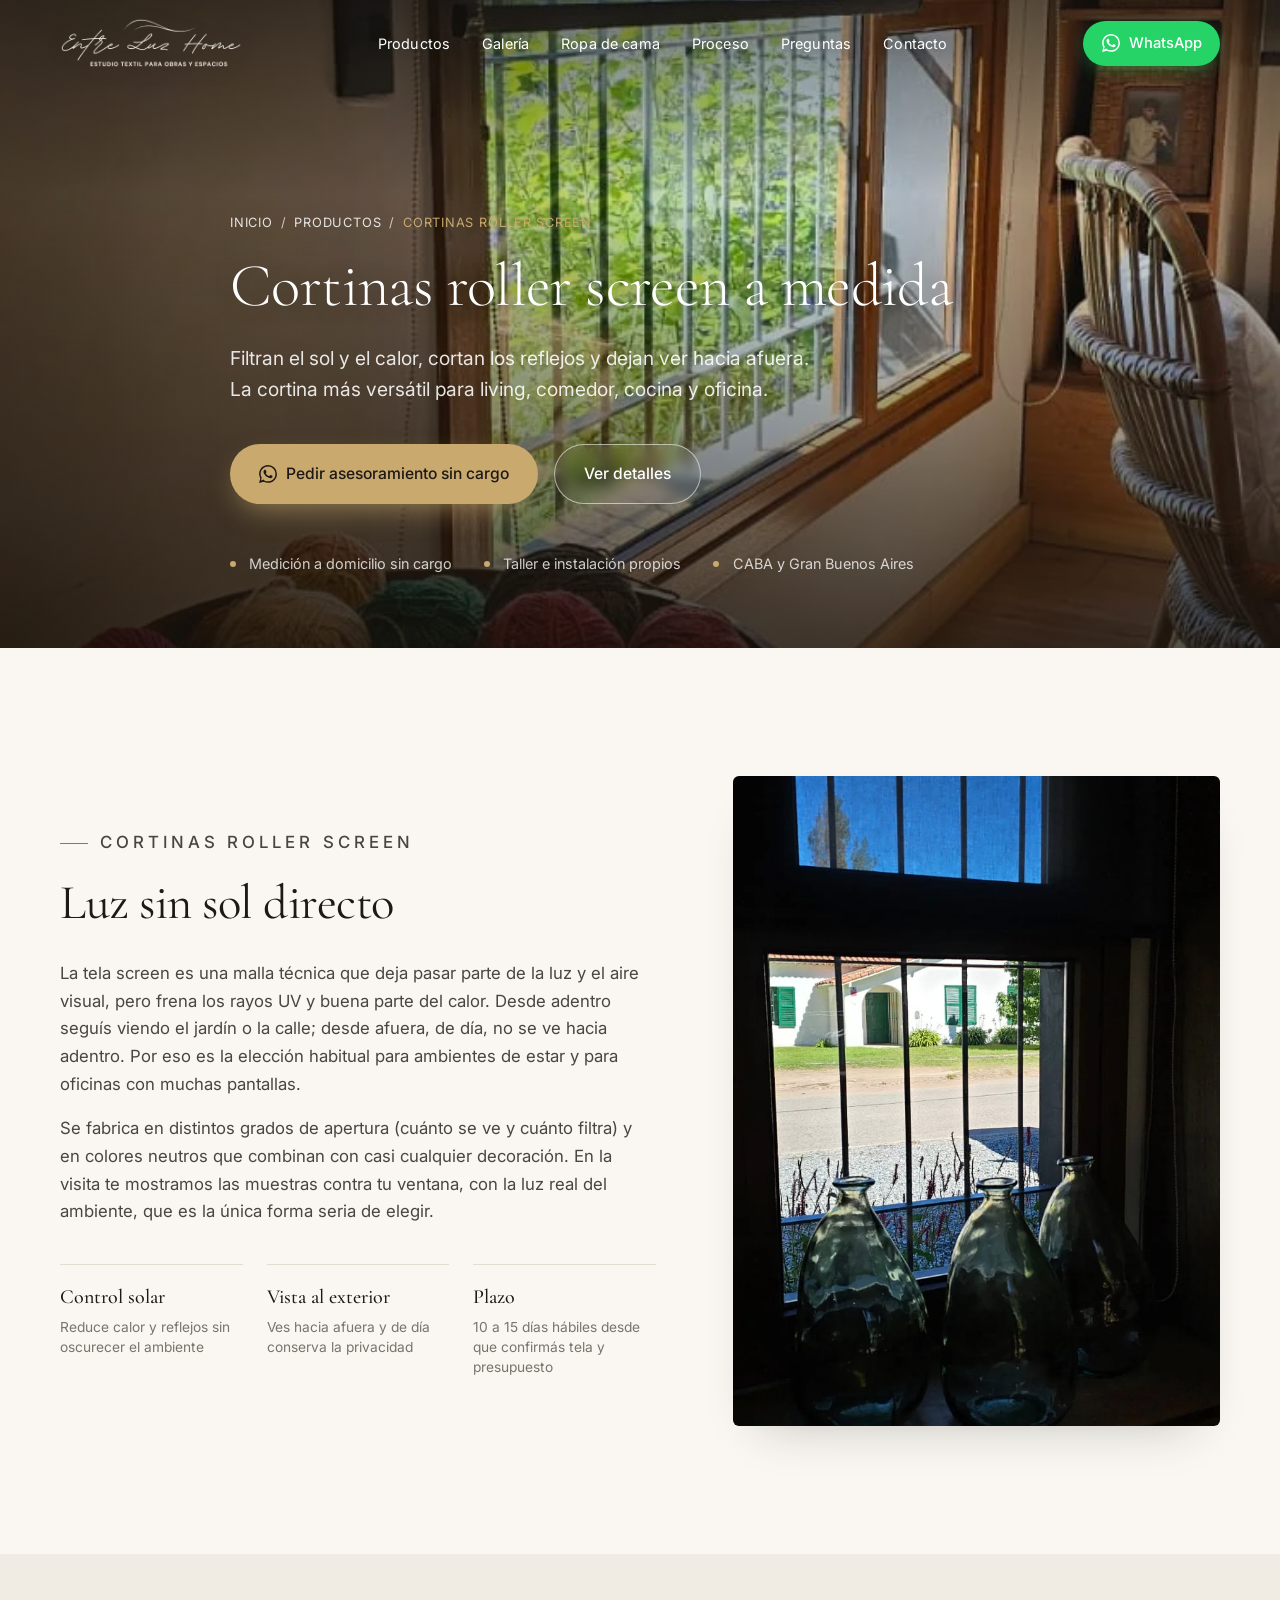
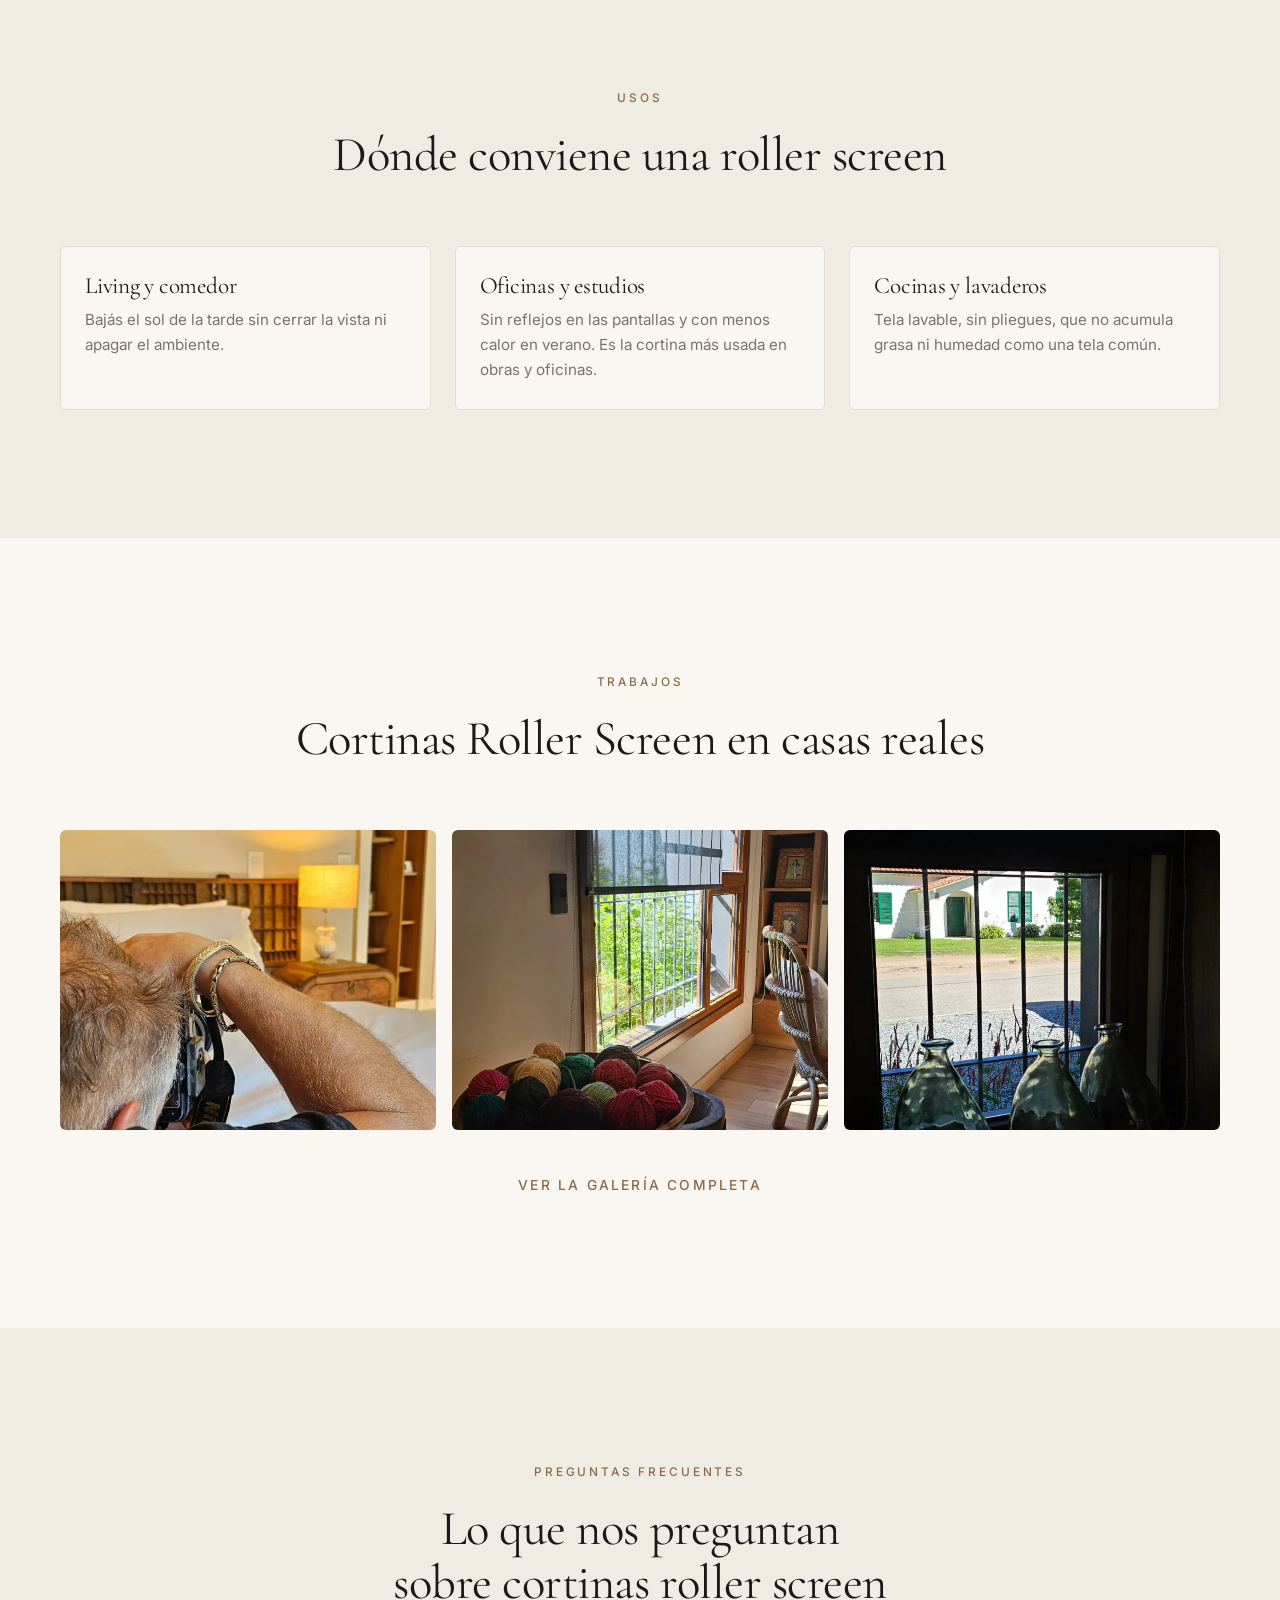
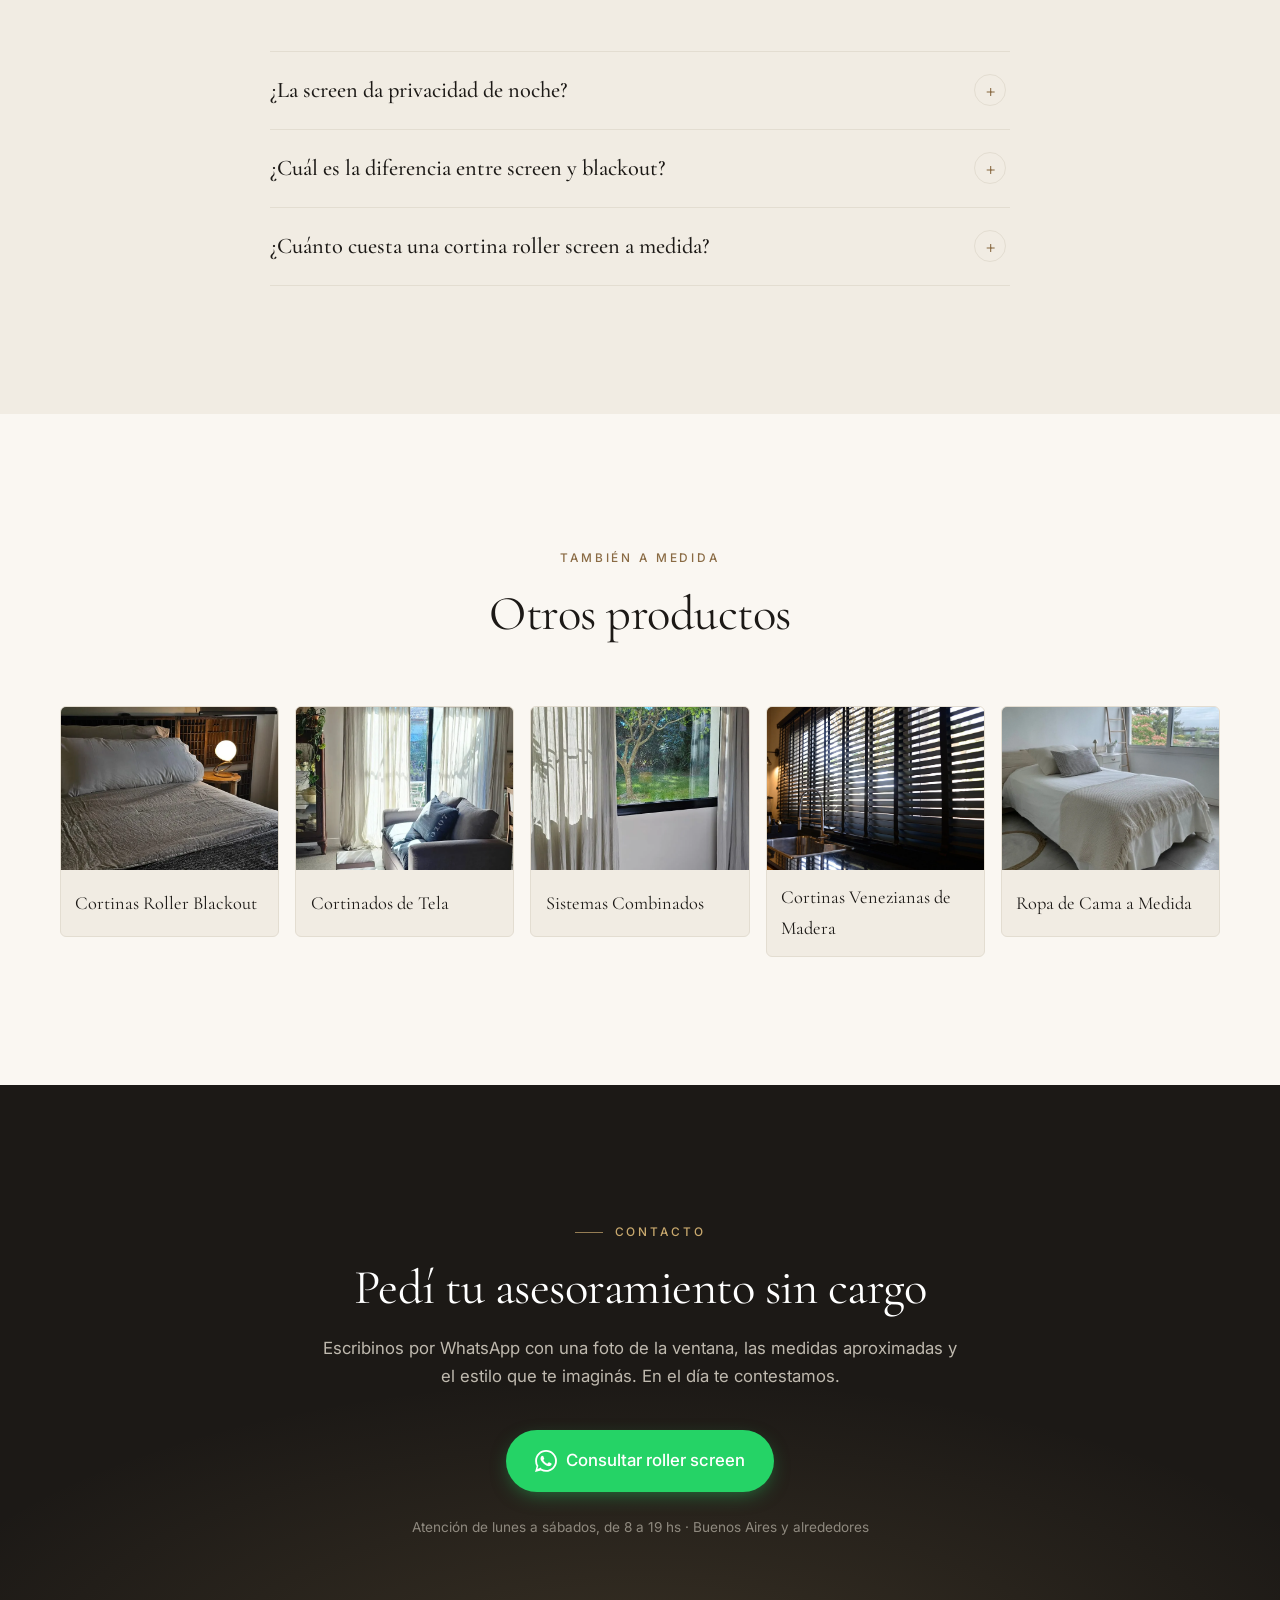
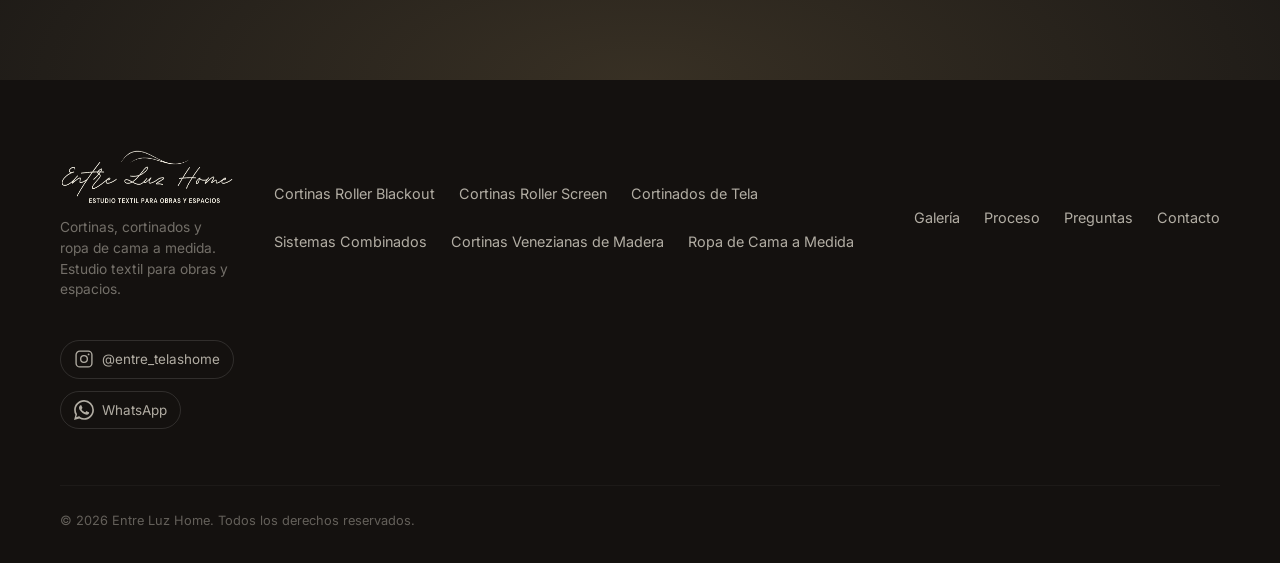
<file: roller-screen.html>
<!DOCTYPE html>
<html lang="es-AR">
<head>
  <meta charset="UTF-8">
  <meta name="viewport" content="width=device-width, initial-scale=1.0, viewport-fit=cover">
  <meta name="theme-color" content="#faf7f2">
  <meta name="format-detection" content="telephone=no">
  <meta name="referrer" content="strict-origin-when-cross-origin">
  <meta name="google-site-verification" content="hC_4qHzH-s5JwuzRbfjRjSebgTMe9a4isv9MP7IivTg">

  <title>Cortinas Roller Screen a Medida en Buenos Aires | Entre Luz Home</title>
  <meta name="description" content="Cortinas roller screen a medida que filtran el sol y el calor sin perder la vista al exterior. Ideales para living, comedor y oficinas. Medición sin cargo e instalación propia en CABA y GBA.">
  <meta name="author" content="Entre Luz Home">
  <meta name="robots" content="index, follow, max-image-preview:large, max-snippet:-1">
  <meta name="geo.region" content="AR-B">
  <meta name="geo.placename" content="Buenos Aires">
  <link rel="canonical" href="https://entreluz.casa/roller-screen">

  <meta property="og:type" content="website">
  <meta property="og:locale" content="es_AR">
  <meta property="og:site_name" content="Entre Luz Home">
  <meta property="og:title" content="Cortinas Roller Screen a Medida en Buenos Aires | Entre Luz Home">
  <meta property="og:description" content="Cortinas roller screen a medida que filtran el sol y el calor sin perder la vista al exterior. Ideales para living, comedor y oficinas. Medición sin cargo e instalación propia en CABA y GBA.">
  <meta property="og:url" content="https://entreluz.casa/roller-screen">
  <meta property="og:image" content="https://entreluz.casa/images/cortina-roller-screen-estudio.jpg">
  <meta property="og:image:alt" content="Cortina roller screen filtrando la luz en un estudio">
  <meta name="twitter:card" content="summary_large_image">
  <meta name="twitter:title" content="Cortinas Roller Screen a Medida en Buenos Aires | Entre Luz Home">
  <meta name="twitter:description" content="Cortinas roller screen a medida que filtran el sol y el calor sin perder la vista al exterior. Ideales para living, comedor y oficinas. Medición sin cargo e instalación propia en CABA y GBA.">
  <meta name="twitter:image" content="https://entreluz.casa/images/cortina-roller-screen-estudio.jpg">

  <link rel="preconnect" href="https://fonts.googleapis.com">
  <link rel="preconnect" href="https://fonts.gstatic.com" crossorigin>
  <link rel="preload" as="image" href="/images/cortina-roller-screen-estudio.webp" type="image/webp" fetchpriority="high">
  <link href="https://fonts.googleapis.com/css2?family=Cormorant+Garamond:ital,wght@0,300;0,400;0,500;0,600;1,400&family=Inter:wght@300;400;500;600&display=swap" rel="stylesheet">

  <!-- Google Ads: etiqueta de Google (medición de conversiones) -->
  <script async src="https://www.googletagmanager.com/gtag/js?id=AW-18458130879"></script>
  <script>
    window.dataLayer = window.dataLayer || [];
    function gtag(){dataLayer.push(arguments);}
    gtag('js', new Date());
    gtag('config', 'AW-18458130879');
  </script>

  <link rel="stylesheet" href="/styles.css">
  <link rel="icon" type="image/png" sizes="32x32" href="/images/favicon-32.png">
  <link rel="apple-touch-icon" sizes="180x180" href="/images/apple-touch-icon.png">

  <script type="application/ld+json">
{
  "@context": "https://schema.org",
  "@graph": [
    {
      "@type": "BreadcrumbList",
      "itemListElement": [
        {
          "@type": "ListItem",
          "position": 1,
          "name": "Inicio",
          "item": "https://entreluz.casa/"
        },
        {
          "@type": "ListItem",
          "position": 2,
          "name": "Productos",
          "item": "https://entreluz.casa/#productos"
        },
        {
          "@type": "ListItem",
          "position": 3,
          "name": "Cortinas Roller Screen",
          "item": "https://entreluz.casa/roller-screen"
        }
      ]
    },
    {
      "@type": "Service",
      "@id": "https://entreluz.casa/roller-screen#service",
      "name": "Cortinas Roller Screen a medida",
      "serviceType": "Confección e instalación de cortinas roller screen a medida",
      "description": "Cortinas roller screen a medida que filtran el sol y el calor sin perder la vista al exterior. Ideales para living, comedor y oficinas. Medición sin cargo e instalación propia en CABA y GBA.",
      "url": "https://entreluz.casa/roller-screen",
      "image": "https://entreluz.casa/images/cortina-roller-screen-estudio.jpg",
      "provider": {
        "@id": "https://entreluz.casa/#business"
      },
      "areaServed": [
        {
          "@type": "City",
          "name": "Buenos Aires"
        },
        {
          "@type": "AdministrativeArea",
          "name": "Gran Buenos Aires"
        }
      ]
    },
    {
      "@type": "WebPage",
      "@id": "https://entreluz.casa/roller-screen#webpage",
      "url": "https://entreluz.casa/roller-screen",
      "name": "Cortinas Roller Screen a Medida en Buenos Aires | Entre Luz Home",
      "isPartOf": {
        "@id": "https://entreluz.casa/#website"
      },
      "about": {
        "@id": "https://entreluz.casa/roller-screen#service"
      },
      "primaryImageOfPage": "https://entreluz.casa/images/cortina-roller-screen-estudio.jpg",
      "inLanguage": "es-AR"
    },
    {
      "@type": "FAQPage",
      "mainEntity": [
        {
          "@type": "Question",
          "name": "¿La screen da privacidad de noche?",
          "acceptedAnswer": {
            "@type": "Answer",
            "text": "De día sí: con más luz afuera que adentro, desde la calle no se ve. De noche, con la luz prendida, se invierte y se ve hacia adentro. Si necesitás privacidad nocturna, se combina con una blackout o con un cortinado."
          }
        },
        {
          "@type": "Question",
          "name": "¿Cuál es la diferencia entre screen y blackout?",
          "acceptedAnswer": {
            "@type": "Answer",
            "text": "La screen filtra y deja ver; la blackout bloquea y oscurece. Para dormitorios va blackout; para ambientes de estar, screen. Muchas veces la mejor solución es una de cada una, o el sistema combinado en el mismo carril."
          }
        },
        {
          "@type": "Question",
          "name": "¿Cuánto cuesta una cortina roller screen a medida?",
          "acceptedAnswer": {
            "@type": "Answer",
            "text": "Depende de las medidas y del tipo de tela screen. Te pasamos el presupuesto por escrito después de medir, sin cargo por la visita."
          }
        }
      ]
    }
  ]
}
  </script>
</head>
<body class="page-producto">

<a class="skip-link" href="#contenido">Saltar al contenido</a>

<svg width="0" height="0" style="position:absolute" aria-hidden="true" focusable="false">
  <symbol id="ico-wsp" viewBox="0 0 24 24"><path fill="currentColor" d="M.057 24l1.687-6.163a11.867 11.867 0 0 1-1.587-5.946C.157 5.335 5.493 0 12.05 0a11.82 11.82 0 0 1 8.413 3.488 11.82 11.82 0 0 1 3.48 8.414c-.003 6.557-5.338 11.892-11.893 11.892a11.9 11.9 0 0 1-5.688-1.448L.057 24zm6.597-3.807c1.676.995 3.276 1.591 5.392 1.592 5.448 0 9.886-4.434 9.889-9.885.002-5.462-4.415-9.89-9.881-9.892-5.452 0-9.887 4.434-9.889 9.884a9.86 9.86 0 0 0 1.51 5.26l-.999 3.648 3.978-1.607zm11.387-5.464c-.074-.124-.272-.198-.57-.347-.297-.149-1.758-.868-2.031-.967-.272-.099-.47-.149-.669.149-.198.297-.768.967-.941 1.165-.173.198-.347.223-.644.074-.297-.149-1.255-.462-2.39-1.475-.883-.788-1.48-1.761-1.653-2.059-.173-.297-.018-.458.13-.606.134-.133.297-.347.446-.521.151-.172.2-.296.3-.495.099-.198.05-.372-.025-.521-.075-.149-.669-1.611-.916-2.206-.242-.579-.487-.501-.669-.51l-.57-.01c-.198 0-.52.074-.792.372s-1.04 1.016-1.04 2.479 1.065 2.876 1.213 3.074c.149.198 2.095 3.2 5.076 4.487.709.306 1.263.489 1.694.626.712.226 1.36.194 1.872.118.571-.085 1.758-.719 2.006-1.413.247-.694.247-1.289.173-1.413z"/></symbol>
  <symbol id="ico-ig" viewBox="0 0 24 24"><path fill="none" stroke="currentColor" stroke-width="1.6" stroke-linecap="round" stroke-linejoin="round" d="M7 2.5h10A4.5 4.5 0 0 1 21.5 7v10a4.5 4.5 0 0 1-4.5 4.5H7A4.5 4.5 0 0 1 2.5 17V7A4.5 4.5 0 0 1 7 2.5Z"/><circle cx="12" cy="12" r="4" fill="none" stroke="currentColor" stroke-width="1.6"/><circle cx="17.5" cy="6.5" r="1.1" fill="currentColor"/></symbol>
</svg>

<header class="site-header" id="top">
  <div class="container header-inner">
    <a href="/" class="brand" aria-label="Entre Luz Home — inicio">
      <picture class="logo-dark">
        <source srcset="/images/logo-dark.webp" type="image/webp">
        <img src="/images/logo-dark.png" alt="Entre Luz Home — Estudio textil para obras y espacios" class="logo-img" width="800" height="220">
      </picture>
      <picture class="logo-light" aria-hidden="true">
        <source srcset="/images/logo-light.webp" type="image/webp">
        <img src="/images/logo-light.png" alt="" class="logo-img" width="800" height="220">
      </picture>
    </a>
    <nav class="site-nav" id="primary-nav" aria-label="Navegación principal">
      <ul>
        <li><a href="/#productos">Productos</a></li>
        <li><a href="/#galeria">Galería</a></li>
        <li><a href="/ropa-de-cama">Ropa de cama</a></li>
        <li><a href="/#proceso">Proceso</a></li>
        <li><a href="/#faq">Preguntas</a></li>
        <li><a href="/#contacto">Contacto</a></li>
        <li class="nav-cta">
          <a class="cta-wsp" href="#contacto" data-wsp data-wsp-msg="Hola Entre Luz Home! Me interesa una cortina roller screen a medida. ¿Qué opciones tienen?">
            <svg viewBox="0 0 24 24" width="18" height="18" aria-hidden="true"><use href="#ico-wsp"/></svg>
            <span>Pedir asesoramiento</span>
          </a>
        </li>
      </ul>
    </nav>
    <a class="cta-wsp header-cta" href="#contacto" data-wsp data-wsp-msg="Hola Entre Luz Home! Me interesa una cortina roller screen a medida. ¿Qué opciones tienen?" aria-label="Pedir presupuesto por WhatsApp">
      <svg viewBox="0 0 24 24" width="18" height="18" aria-hidden="true"><use href="#ico-wsp"/></svg>
      <span>WhatsApp</span>
    </a>
    <button class="nav-toggle" aria-controls="primary-nav" aria-expanded="false" aria-label="Abrir menú">
      <span></span><span></span><span></span>
    </button>
  </div>
</header>

<main id="contenido">

  <section class="hero page-hero" aria-labelledby="hero-title">
    <div class="hero-image">
      <picture><source srcset="/images/cortina-roller-screen-estudio.webp" type="image/webp"><img src="/images/cortina-roller-screen-estudio.jpg" alt="Cortina roller screen filtrando la luz en un estudio" fetchpriority="high" decoding="async" style="object-position:50% 50%"></picture>
    </div>
    <div class="hero-overlay" aria-hidden="true"></div>
    <div class="container hero-content">
      <nav class="crumbs" aria-label="Estás en"><a href="/">Inicio</a><span>/</span><a href="/#productos">Productos</a><span>/</span><span aria-current="page">Cortinas Roller Screen</span></nav>
      <h1 id="hero-title">Cortinas roller screen a medida</h1>
      <p class="hero-sub">Filtran el sol y el calor, cortan los reflejos y dejan ver hacia afuera. La cortina más versátil para living, comedor, cocina y oficina.</p>
      <div class="hero-actions">
        <a class="cta-primary" href="#contacto" data-wsp data-wsp-msg="Hola Entre Luz Home! Me interesa una cortina roller screen a medida. ¿Qué opciones tienen?">
          <svg viewBox="0 0 24 24" width="18" height="18" aria-hidden="true"><use href="#ico-wsp"/></svg>
          Pedir asesoramiento sin cargo
        </a>
        <a class="cta-secondary" href="#detalle">Ver detalles</a>
      </div>
      <ul class="hero-meta" aria-label="Beneficios principales">
        <li>Medición a domicilio sin cargo</li>
        <li>Taller e instalación propios</li>
        <li>CABA y Gran Buenos Aires</li>
      </ul>
    </div>
  </section>

  <section class="intro" id="detalle" aria-labelledby="intro-title">
    <div class="container intro-grid">
      <div class="intro-text">
        <p class="eyebrow">Cortinas Roller Screen</p>
        <h2 id="intro-title">Luz sin sol directo</h2>
        <p>La tela screen es una malla técnica que deja pasar parte de la luz y el aire visual, pero frena los rayos UV y buena parte del calor. Desde adentro seguís viendo el jardín o la calle; desde afuera, de día, no se ve hacia adentro. Por eso es la elección habitual para ambientes de estar y para oficinas con muchas pantallas.</p>
        <p>Se fabrica en distintos grados de apertura (cuánto se ve y cuánto filtra) y en colores neutros que combinan con casi cualquier decoración. En la visita te mostramos las muestras contra tu ventana, con la luz real del ambiente, que es la única forma seria de elegir.</p>
        <ul class="intro-facts" aria-label="Datos del producto">
          <li><strong>Control solar</strong><span>Reduce calor y reflejos sin oscurecer el ambiente</span></li>
          <li><strong>Vista al exterior</strong><span>Ves hacia afuera y de día conserva la privacidad</span></li>
          <li><strong>Plazo</strong><span>10 a 15 días hábiles desde que confirmás tela y presupuesto</span></li>
        </ul>
      </div>
      <figure class="intro-figure">
        <picture><source srcset="/images/cortina-roller-screen-azul.webp" type="image/webp"><img src="/images/cortina-roller-screen-azul.jpg" alt="Cortina roller screen azul en una ventana con vista a la calle" loading="lazy" decoding="async"></picture>
      </figure>
    </div>
  </section>

  <section class="usos" aria-labelledby="usos-title">
    <div class="container">
      <header class="section-head">
        <p class="eyebrow">Usos</p>
        <h2 id="usos-title">Dónde conviene una roller screen</h2>
      </header>
      <ul class="usos-grid">
        <li>
          <h3>Living y comedor</h3>
          <p>Bajás el sol de la tarde sin cerrar la vista ni apagar el ambiente.</p>
        </li>
        <li>
          <h3>Oficinas y estudios</h3>
          <p>Sin reflejos en las pantallas y con menos calor en verano. Es la cortina más usada en obras y oficinas.</p>
        </li>
        <li>
          <h3>Cocinas y lavaderos</h3>
          <p>Tela lavable, sin pliegues, que no acumula grasa ni humedad como una tela común.</p>
        </li>
      </ul>
    </div>
  </section>

  <section class="gallery" aria-labelledby="gallery-title">
    <div class="container">
      <header class="section-head">
        <p class="eyebrow">Trabajos</p>
        <h2 id="gallery-title">Cortinas Roller Screen en casas reales</h2>
      </header>
      <div class="gallery-grid gallery-simple">
        <figure><picture><source srcset="/images/cortina-roller-screen-detalle.webp" type="image/webp"><img src="/images/cortina-roller-screen-detalle.jpg" alt="Detalle de cortina roller screen filtrando luz" loading="lazy" decoding="async"></picture></figure>
        <figure><picture><source srcset="/images/cortina-roller-screen-estudio.webp" type="image/webp"><img src="/images/cortina-roller-screen-estudio.jpg" alt="Roller screen en estudio con luz natural" loading="lazy" decoding="async"></picture></figure>
        <figure><picture><source srcset="/images/cortina-roller-screen-azul.webp" type="image/webp"><img src="/images/cortina-roller-screen-azul.jpg" alt="Roller screen azul a medida" loading="lazy" decoding="async"></picture></figure>
      </div>
      <p class="gallery-more">
        <a href="/#galeria" class="text-link">Ver la galería completa</a>
      </p>
    </div>
  </section>

  <section class="faq" aria-labelledby="faq-title">
    <div class="container faq-inner">
      <header class="section-head">
        <p class="eyebrow">Preguntas frecuentes</p>
        <h2 id="faq-title">Lo que nos preguntan sobre cortinas roller screen</h2>
      </header>
      <div class="faq-list">
        <details class="faq-item">
          <summary>¿La screen da privacidad de noche?</summary>
          <p>De día sí: con más luz afuera que adentro, desde la calle no se ve. De noche, con la luz prendida, se invierte y se ve hacia adentro. Si necesitás privacidad nocturna, se combina con una blackout o con un cortinado.</p>
        </details>
        <details class="faq-item">
          <summary>¿Cuál es la diferencia entre screen y blackout?</summary>
          <p>La screen filtra y deja ver; la blackout bloquea y oscurece. Para dormitorios va blackout; para ambientes de estar, screen. Muchas veces la mejor solución es una de cada una, o el sistema combinado en el mismo carril.</p>
        </details>
        <details class="faq-item">
          <summary>¿Cuánto cuesta una cortina roller screen a medida?</summary>
          <p>Depende de las medidas y del tipo de tela screen. Te pasamos el presupuesto por escrito después de medir, sin cargo por la visita.</p>
        </details>
      </div>
    </div>
  </section>

  <section class="related" aria-labelledby="related-title">
    <div class="container">
      <header class="section-head">
        <p class="eyebrow">También a medida</p>
        <h2 id="related-title">Otros productos</h2>
      </header>
      <ul class="related-grid">
        <li><a href="/roller-blackout"><picture><source srcset="/images/cortina-roller-blackout-dormitorio.webp" type="image/webp"><img src="/images/cortina-roller-blackout-dormitorio.jpg" alt="Cortinas Roller Blackout" loading="lazy" decoding="async"></picture><span>Cortinas Roller Blackout</span></a></li>
        <li><a href="/cortinados-de-tela"><picture><source srcset="/images/cortinas-tela-living-amplio.webp" type="image/webp"><img src="/images/cortinas-tela-living-amplio.jpg" alt="Cortinados de Tela" loading="lazy" decoding="async"></picture><span>Cortinados de Tela</span></a></li>
        <li><a href="/sistemas-combinados"><picture><source srcset="/images/cortina-combinada-roller-tela.webp" type="image/webp"><img src="/images/cortina-combinada-roller-tela.jpg" alt="Sistemas Combinados" loading="lazy" decoding="async"></picture><span>Sistemas Combinados</span></a></li>
        <li><a href="/venezianas"><picture><source srcset="/images/cortina-veneziana-madera-detalle.webp" type="image/webp"><img src="/images/cortina-veneziana-madera-detalle.jpg" alt="Cortinas Venezianas de Madera" loading="lazy" decoding="async"></picture><span>Cortinas Venezianas de Madera</span></a></li>
        <li><a href="/ropa-de-cama"><picture><source srcset="/images/dormitorio-roller-blanco-amplio.webp" type="image/webp"><img src="/images/dormitorio-roller-blanco-amplio.jpg" alt="Ropa de Cama a Medida" loading="lazy" decoding="async"></picture><span>Ropa de Cama a Medida</span></a></li>
      </ul>
    </div>
  </section>

  <section class="contact" id="contacto" aria-labelledby="contact-title">
    <div class="container contact-inner">
      <p class="eyebrow light">Contacto</p>
      <h2 id="contact-title">Pedí tu asesoramiento sin cargo</h2>
      <p class="contact-sub">Escribinos por WhatsApp con una foto de la ventana, las medidas aproximadas y el estilo que te imaginás. En el día te contestamos.</p>
      <a class="cta-wsp big" href="#" data-wsp data-wsp-msg="Hola Entre Luz Home! Me interesa una cortina roller screen a medida. ¿Qué opciones tienen?" aria-label="Abrir conversación de WhatsApp con Entre Luz Home">
        <svg viewBox="0 0 24 24" width="22" height="22" aria-hidden="true"><use href="#ico-wsp"/></svg>
        <span>Consultar roller screen</span>
      </a>
      <p class="contact-fine">Atención de lunes a sábados, de 8 a 19 hs · Buenos Aires y alrededores</p>
    </div>
  </section>

</main>

<footer class="site-footer">
  <div class="container footer-inner">
    <div class="footer-brand">
      <picture>
        <source srcset="/images/logo-light.webp" type="image/webp">
        <img src="/images/logo-light.png" alt="Entre Luz Home" class="footer-logo" width="800" height="220" loading="lazy" decoding="async">
      </picture>
      <p>Cortinas, cortinados y ropa de cama a medida.<br>Estudio textil para obras y espacios.</p>
    </div>
    <nav aria-label="Productos a medida">
      <ul>
        <li><a href="/roller-blackout">Cortinas Roller Blackout</a></li>
        <li><a href="/roller-screen">Cortinas Roller Screen</a></li>
        <li><a href="/cortinados-de-tela">Cortinados de Tela</a></li>
        <li><a href="/sistemas-combinados">Sistemas Combinados</a></li>
        <li><a href="/venezianas">Cortinas Venezianas de Madera</a></li>
        <li><a href="/ropa-de-cama">Ropa de Cama a Medida</a></li>
      </ul>
    </nav>
    <nav aria-label="Pie de página">
      <ul>
        <li><a href="/#galeria">Galería</a></li>
        <li><a href="/#proceso">Proceso</a></li>
        <li><a href="/#faq">Preguntas</a></li>
        <li><a href="/#contacto">Contacto</a></li>
      </ul>
    </nav>
    <ul class="footer-social" aria-label="Redes y contacto">
      <li>
        <a href="https://www.instagram.com/entre_telashome/" target="_blank" rel="noopener" aria-label="Seguinos en Instagram">
          <svg viewBox="0 0 24 24" width="20" height="20" aria-hidden="true"><use href="#ico-ig"/></svg>
          <span>@entre_telashome</span>
        </a>
      </li>
      <li>
        <a href="#" data-wsp data-wsp-msg="Hola Entre Luz Home! Me interesa una cortina roller screen a medida. ¿Qué opciones tienen?" aria-label="Escribir por WhatsApp">
          <svg viewBox="0 0 24 24" width="20" height="20" aria-hidden="true"><use href="#ico-wsp"/></svg>
          <span>WhatsApp</span>
        </a>
      </li>
    </ul>
    <p class="footer-legal">© <span id="year">2026</span> Entre Luz Home. Todos los derechos reservados.</p>
  </div>
</footer>

<div class="mobile-cta" aria-label="Contacto rápido">
  <a class="cta-wsp" href="#" data-wsp data-wsp-msg="Hola Entre Luz Home! Me interesa una cortina roller screen a medida. ¿Qué opciones tienen?">
    <svg viewBox="0 0 24 24" width="20" height="20" aria-hidden="true"><use href="#ico-wsp"/></svg>
    <span>Pedir asesoramiento sin cargo</span>
  </a>
</div>

<a class="wsp-float" href="#" data-wsp data-wsp-msg="Hola Entre Luz Home! Me interesa una cortina roller screen a medida. ¿Qué opciones tienen?" aria-label="Escribir por WhatsApp">
  <svg viewBox="0 0 24 24" width="28" height="28" aria-hidden="true"><use href="#ico-wsp"/></svg>
</a>

<script src="/script.js" defer></script>
</body>
</html>
</file>
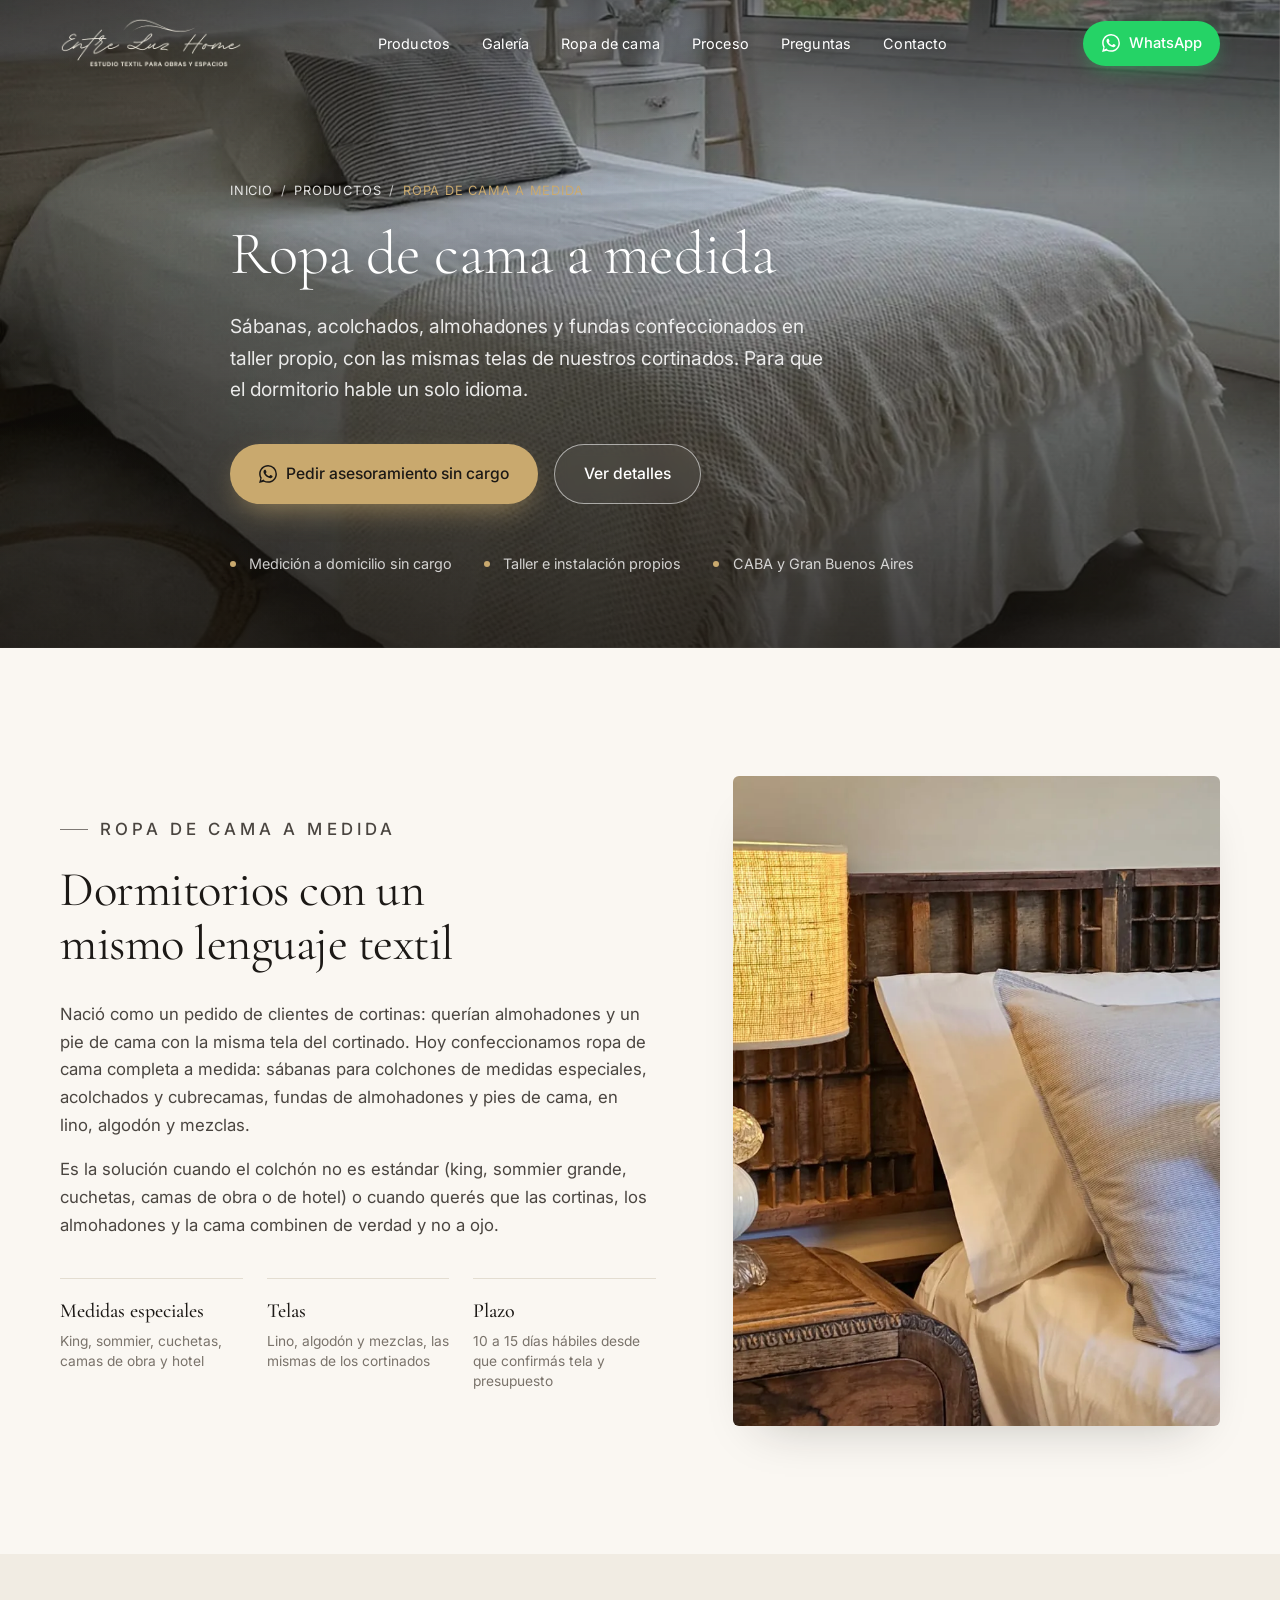
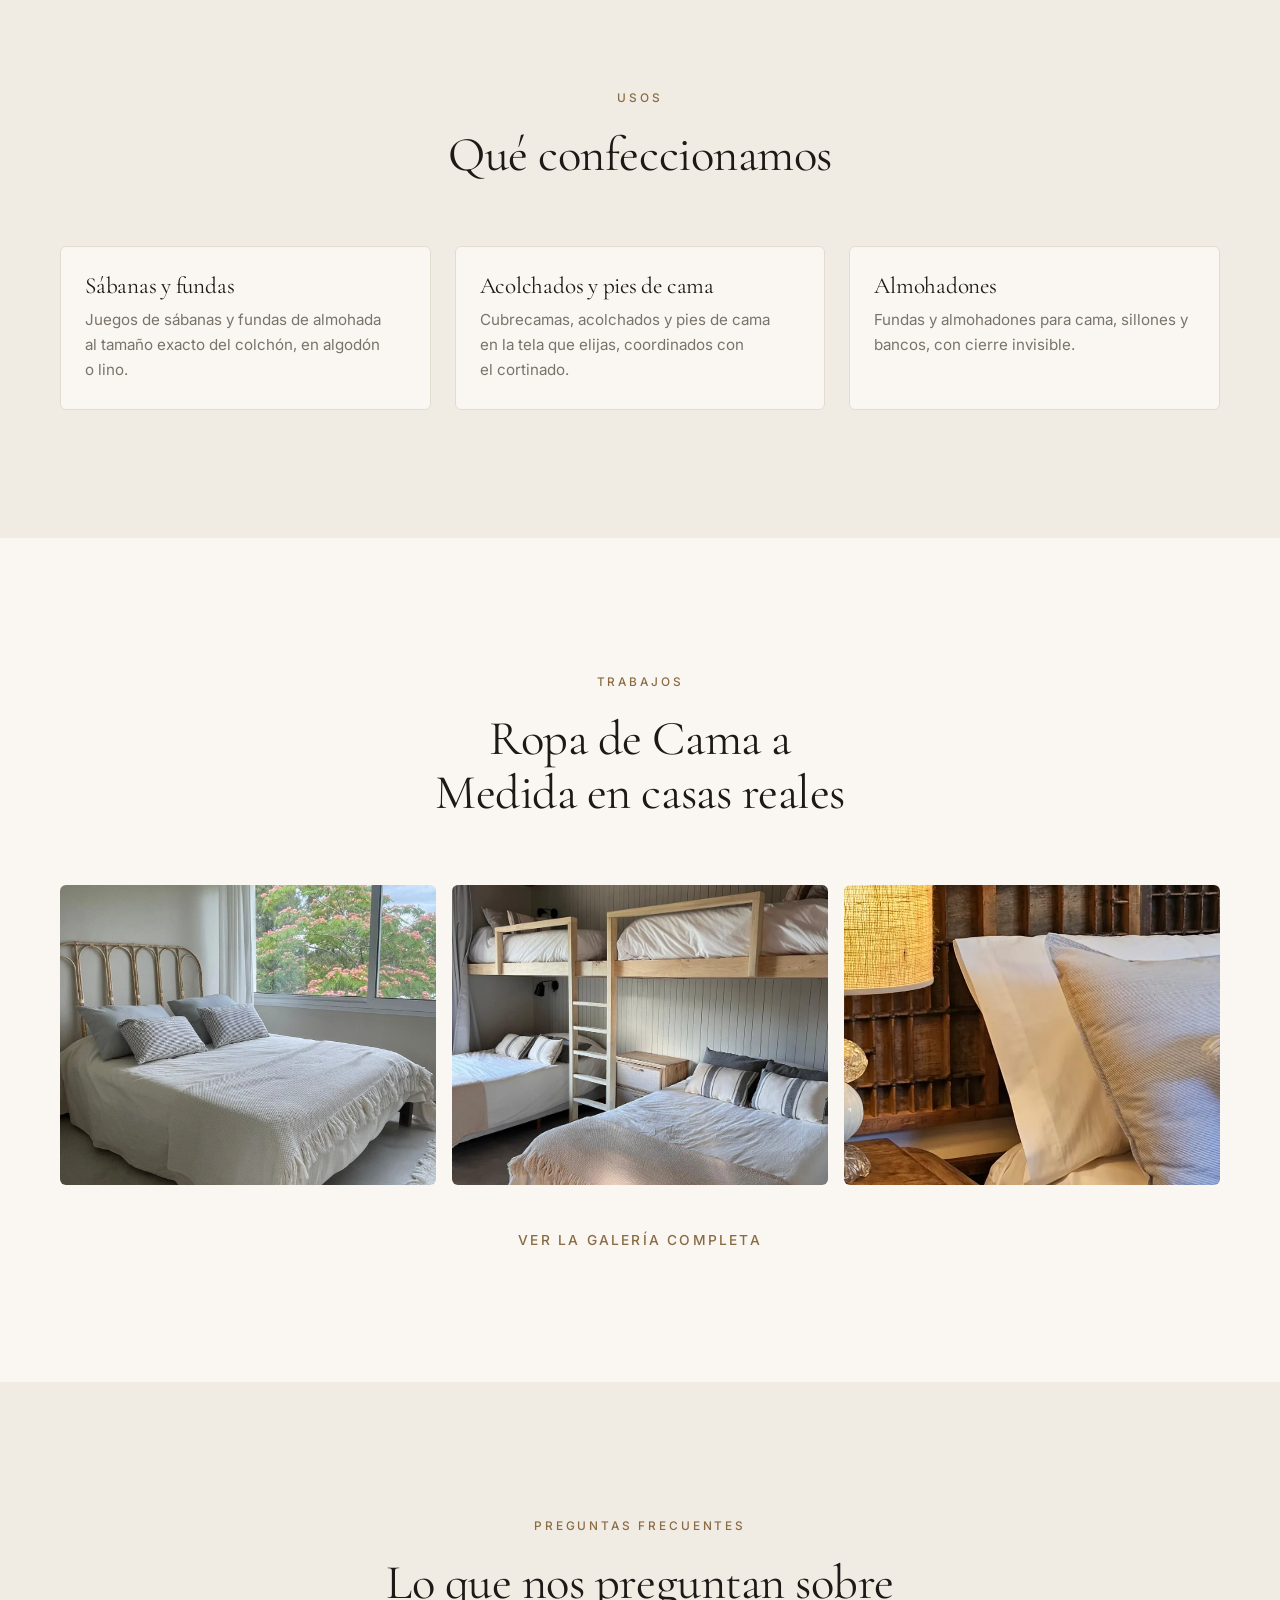
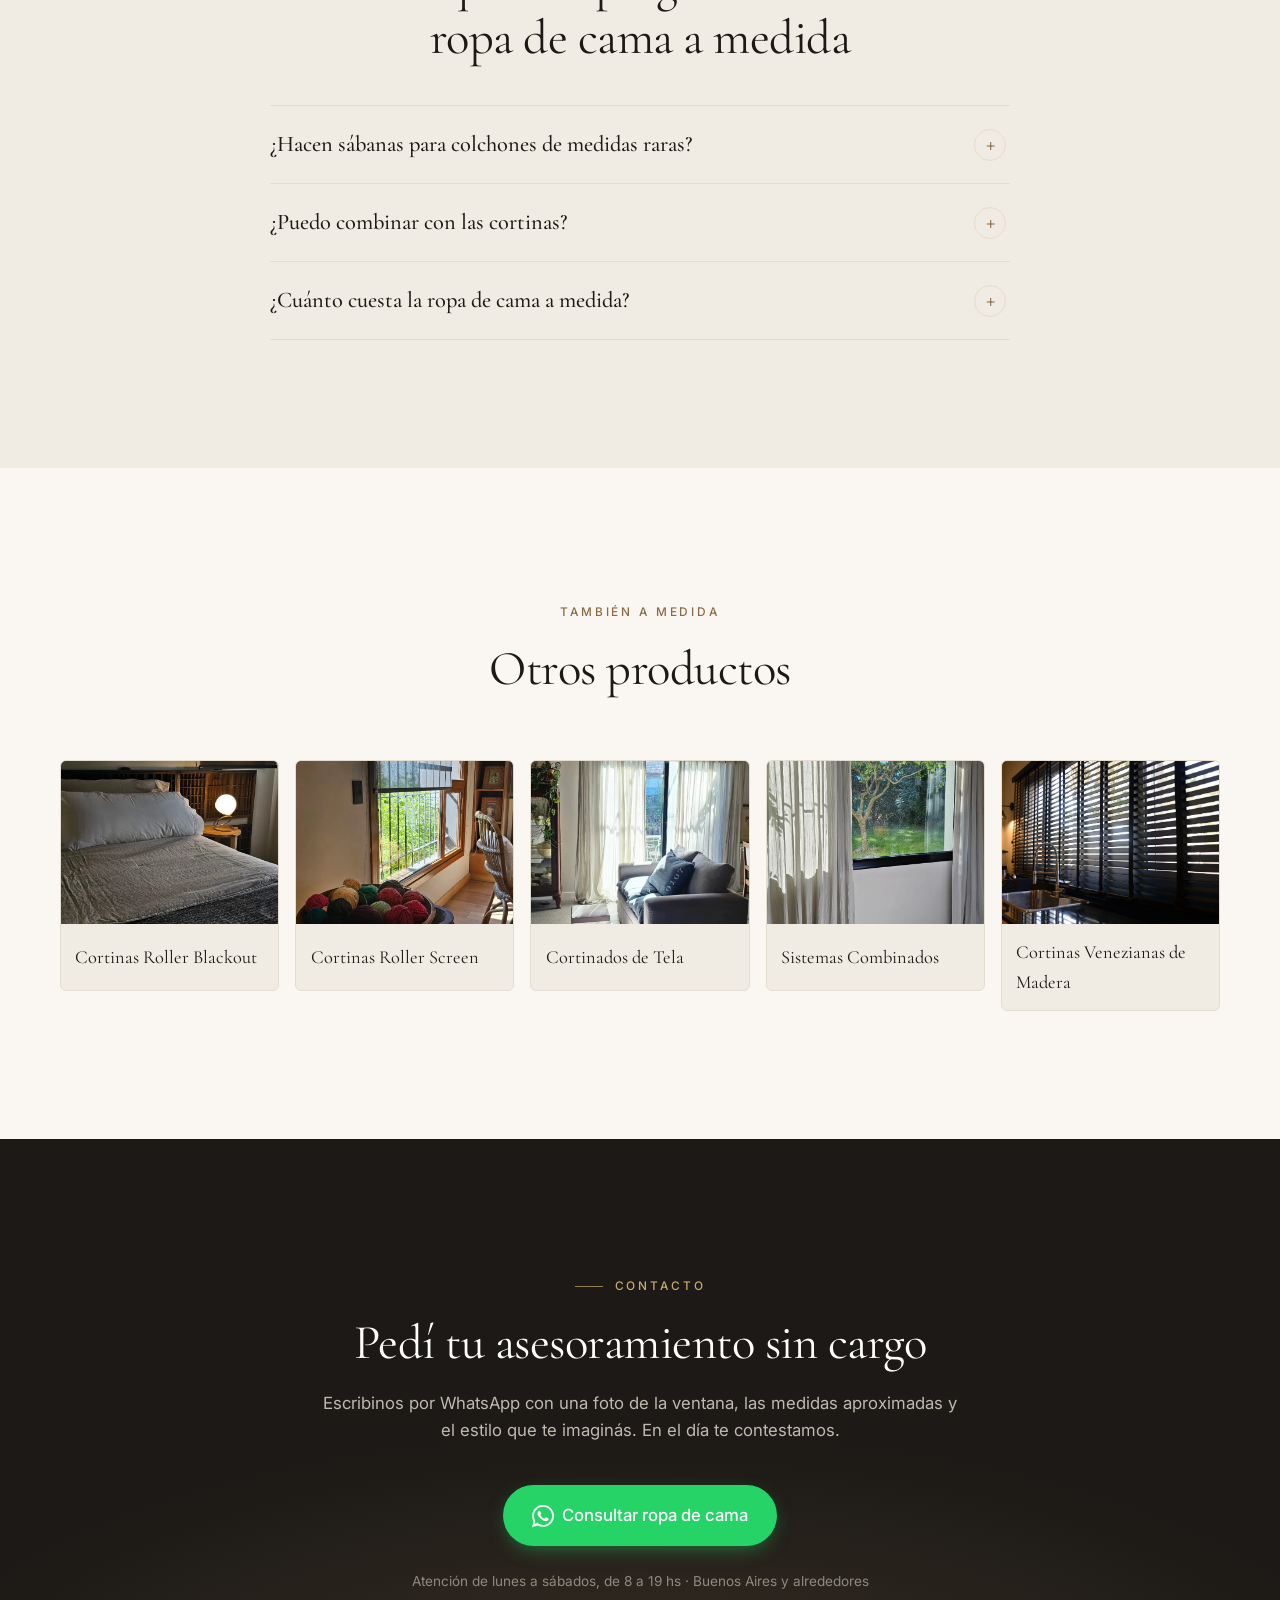
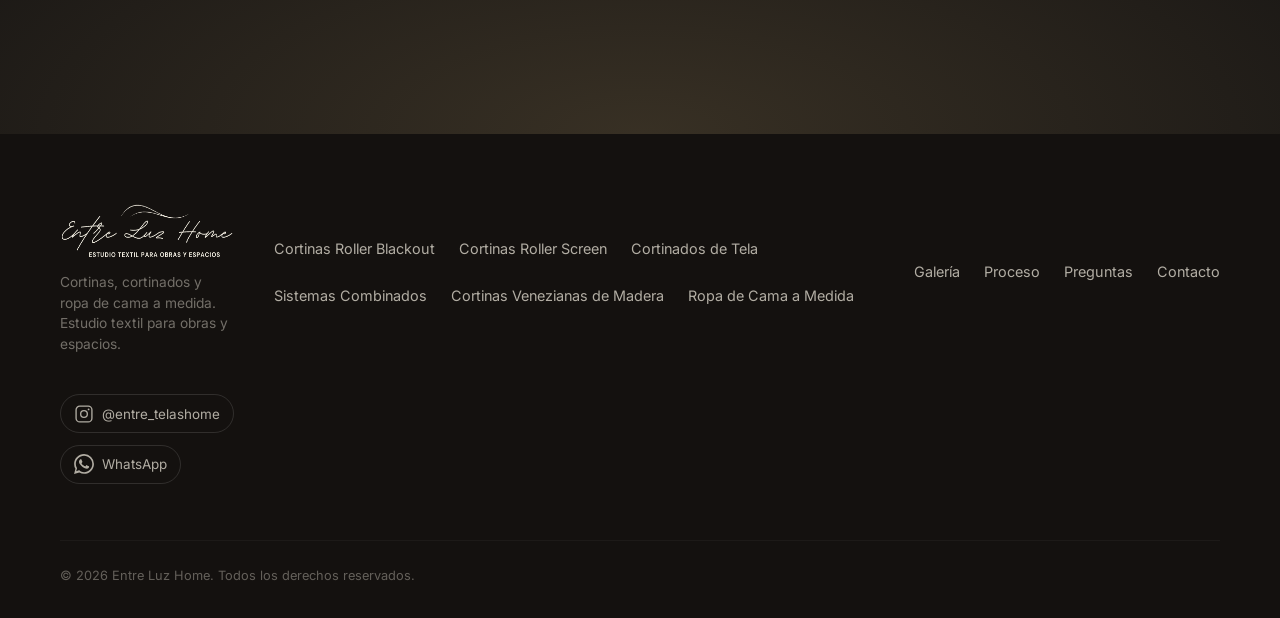
<file: ropa-de-cama.html>
<!DOCTYPE html>
<html lang="es-AR">
<head>
  <meta charset="UTF-8">
  <meta name="viewport" content="width=device-width, initial-scale=1.0, viewport-fit=cover">
  <meta name="theme-color" content="#faf7f2">
  <meta name="format-detection" content="telephone=no">
  <meta name="referrer" content="strict-origin-when-cross-origin">
  <meta name="google-site-verification" content="hC_4qHzH-s5JwuzRbfjRjSebgTMe9a4isv9MP7IivTg">

  <title>Ropa de Cama a Medida: Sábanas, Acolchados y Almohadones | Entre Luz Home</title>
  <meta name="description" content="Ropa de cama a medida confeccionada en taller propio: sábanas, acolchados, fundas y almohadones para colchones de medidas especiales, con las mismas telas premium de nuestros cortinados.">
  <meta name="author" content="Entre Luz Home">
  <meta name="robots" content="index, follow, max-image-preview:large, max-snippet:-1">
  <meta name="geo.region" content="AR-B">
  <meta name="geo.placename" content="Buenos Aires">
  <link rel="canonical" href="https://entreluz.casa/ropa-de-cama">

  <meta property="og:type" content="website">
  <meta property="og:locale" content="es_AR">
  <meta property="og:site_name" content="Entre Luz Home">
  <meta property="og:title" content="Ropa de Cama a Medida: Sábanas, Acolchados y Almohadones | Entre Luz Home">
  <meta property="og:description" content="Ropa de cama a medida confeccionada en taller propio: sábanas, acolchados, fundas y almohadones para colchones de medidas especiales, con las mismas telas premium de nuestros cortinados.">
  <meta property="og:url" content="https://entreluz.casa/ropa-de-cama">
  <meta property="og:image" content="https://entreluz.casa/images/dormitorio-roller-blanco-amplio.jpg">
  <meta property="og:image:alt" content="Dormitorio con ropa de cama a medida y cortina roller blanca">
  <meta name="twitter:card" content="summary_large_image">
  <meta name="twitter:title" content="Ropa de Cama a Medida: Sábanas, Acolchados y Almohadones | Entre Luz Home">
  <meta name="twitter:description" content="Ropa de cama a medida confeccionada en taller propio: sábanas, acolchados, fundas y almohadones para colchones de medidas especiales, con las mismas telas premium de nuestros cortinados.">
  <meta name="twitter:image" content="https://entreluz.casa/images/dormitorio-roller-blanco-amplio.jpg">

  <link rel="preconnect" href="https://fonts.googleapis.com">
  <link rel="preconnect" href="https://fonts.gstatic.com" crossorigin>
  <link rel="preload" as="image" href="/images/dormitorio-roller-blanco-amplio.webp" type="image/webp" fetchpriority="high">
  <link href="https://fonts.googleapis.com/css2?family=Cormorant+Garamond:ital,wght@0,300;0,400;0,500;0,600;1,400&family=Inter:wght@300;400;500;600&display=swap" rel="stylesheet">

  <!-- Google Ads: etiqueta de Google (medición de conversiones) -->
  <script async src="https://www.googletagmanager.com/gtag/js?id=AW-18458130879"></script>
  <script>
    window.dataLayer = window.dataLayer || [];
    function gtag(){dataLayer.push(arguments);}
    gtag('js', new Date());
    gtag('config', 'AW-18458130879');
  </script>

  <link rel="stylesheet" href="/styles.css">
  <link rel="icon" type="image/png" sizes="32x32" href="/images/favicon-32.png">
  <link rel="apple-touch-icon" sizes="180x180" href="/images/apple-touch-icon.png">

  <script type="application/ld+json">
{
  "@context": "https://schema.org",
  "@graph": [
    {
      "@type": "BreadcrumbList",
      "itemListElement": [
        {
          "@type": "ListItem",
          "position": 1,
          "name": "Inicio",
          "item": "https://entreluz.casa/"
        },
        {
          "@type": "ListItem",
          "position": 2,
          "name": "Productos",
          "item": "https://entreluz.casa/#productos"
        },
        {
          "@type": "ListItem",
          "position": 3,
          "name": "Ropa de Cama a Medida",
          "item": "https://entreluz.casa/ropa-de-cama"
        }
      ]
    },
    {
      "@type": "Service",
      "@id": "https://entreluz.casa/ropa-de-cama#service",
      "name": "Ropa de Cama a Medida a medida",
      "serviceType": "Confección e instalación de ropa de cama a medida a medida",
      "description": "Ropa de cama a medida confeccionada en taller propio: sábanas, acolchados, fundas y almohadones para colchones de medidas especiales, con las mismas telas premium de nuestros cortinados.",
      "url": "https://entreluz.casa/ropa-de-cama",
      "image": "https://entreluz.casa/images/dormitorio-roller-blanco-amplio.jpg",
      "provider": {
        "@id": "https://entreluz.casa/#business"
      },
      "areaServed": [
        {
          "@type": "City",
          "name": "Buenos Aires"
        },
        {
          "@type": "AdministrativeArea",
          "name": "Gran Buenos Aires"
        }
      ]
    },
    {
      "@type": "WebPage",
      "@id": "https://entreluz.casa/ropa-de-cama#webpage",
      "url": "https://entreluz.casa/ropa-de-cama",
      "name": "Ropa de Cama a Medida: Sábanas, Acolchados y Almohadones | Entre Luz Home",
      "isPartOf": {
        "@id": "https://entreluz.casa/#website"
      },
      "about": {
        "@id": "https://entreluz.casa/ropa-de-cama#service"
      },
      "primaryImageOfPage": "https://entreluz.casa/images/dormitorio-roller-blanco-amplio.jpg",
      "inLanguage": "es-AR"
    },
    {
      "@type": "FAQPage",
      "mainEntity": [
        {
          "@type": "Question",
          "name": "¿Hacen sábanas para colchones de medidas raras?",
          "acceptedAnswer": {
            "@type": "Answer",
            "text": "Sí, es el caso más habitual: king de importación, sommier con pillow, cuchetas angostas o camas de obra. Nos pasás las medidas del colchón (largo, ancho y alto) y las confeccionamos exactas."
          }
        },
        {
          "@type": "Question",
          "name": "¿Puedo combinar con las cortinas?",
          "acceptedAnswer": {
            "@type": "Answer",
            "text": "Es la idea. Si hacés el cortinado con nosotros, los almohadones o el pie de cama salen de la misma tela o de una que combine, y lo coordinamos en una sola visita."
          }
        },
        {
          "@type": "Question",
          "name": "¿Cuánto cuesta la ropa de cama a medida?",
          "acceptedAnswer": {
            "@type": "Answer",
            "text": "Depende de las piezas, las medidas y la tela. Te enviamos el presupuesto por escrito, sin cargo por el asesoramiento."
          }
        }
      ]
    }
  ]
}
  </script>
</head>
<body class="page-producto">

<a class="skip-link" href="#contenido">Saltar al contenido</a>

<svg width="0" height="0" style="position:absolute" aria-hidden="true" focusable="false">
  <symbol id="ico-wsp" viewBox="0 0 24 24"><path fill="currentColor" d="M.057 24l1.687-6.163a11.867 11.867 0 0 1-1.587-5.946C.157 5.335 5.493 0 12.05 0a11.82 11.82 0 0 1 8.413 3.488 11.82 11.82 0 0 1 3.48 8.414c-.003 6.557-5.338 11.892-11.893 11.892a11.9 11.9 0 0 1-5.688-1.448L.057 24zm6.597-3.807c1.676.995 3.276 1.591 5.392 1.592 5.448 0 9.886-4.434 9.889-9.885.002-5.462-4.415-9.89-9.881-9.892-5.452 0-9.887 4.434-9.889 9.884a9.86 9.86 0 0 0 1.51 5.26l-.999 3.648 3.978-1.607zm11.387-5.464c-.074-.124-.272-.198-.57-.347-.297-.149-1.758-.868-2.031-.967-.272-.099-.47-.149-.669.149-.198.297-.768.967-.941 1.165-.173.198-.347.223-.644.074-.297-.149-1.255-.462-2.39-1.475-.883-.788-1.48-1.761-1.653-2.059-.173-.297-.018-.458.13-.606.134-.133.297-.347.446-.521.151-.172.2-.296.3-.495.099-.198.05-.372-.025-.521-.075-.149-.669-1.611-.916-2.206-.242-.579-.487-.501-.669-.51l-.57-.01c-.198 0-.52.074-.792.372s-1.04 1.016-1.04 2.479 1.065 2.876 1.213 3.074c.149.198 2.095 3.2 5.076 4.487.709.306 1.263.489 1.694.626.712.226 1.36.194 1.872.118.571-.085 1.758-.719 2.006-1.413.247-.694.247-1.289.173-1.413z"/></symbol>
  <symbol id="ico-ig" viewBox="0 0 24 24"><path fill="none" stroke="currentColor" stroke-width="1.6" stroke-linecap="round" stroke-linejoin="round" d="M7 2.5h10A4.5 4.5 0 0 1 21.5 7v10a4.5 4.5 0 0 1-4.5 4.5H7A4.5 4.5 0 0 1 2.5 17V7A4.5 4.5 0 0 1 7 2.5Z"/><circle cx="12" cy="12" r="4" fill="none" stroke="currentColor" stroke-width="1.6"/><circle cx="17.5" cy="6.5" r="1.1" fill="currentColor"/></symbol>
</svg>

<header class="site-header" id="top">
  <div class="container header-inner">
    <a href="/" class="brand" aria-label="Entre Luz Home — inicio">
      <picture class="logo-dark">
        <source srcset="/images/logo-dark.webp" type="image/webp">
        <img src="/images/logo-dark.png" alt="Entre Luz Home — Estudio textil para obras y espacios" class="logo-img" width="800" height="220">
      </picture>
      <picture class="logo-light" aria-hidden="true">
        <source srcset="/images/logo-light.webp" type="image/webp">
        <img src="/images/logo-light.png" alt="" class="logo-img" width="800" height="220">
      </picture>
    </a>
    <nav class="site-nav" id="primary-nav" aria-label="Navegación principal">
      <ul>
        <li><a href="/#productos">Productos</a></li>
        <li><a href="/#galeria">Galería</a></li>
        <li><a href="/ropa-de-cama">Ropa de cama</a></li>
        <li><a href="/#proceso">Proceso</a></li>
        <li><a href="/#faq">Preguntas</a></li>
        <li><a href="/#contacto">Contacto</a></li>
        <li class="nav-cta">
          <a class="cta-wsp" href="#contacto" data-wsp data-wsp-msg="Hola Entre Luz Home! Me interesa la ropa de cama a medida. ¿Qué opciones tienen?">
            <svg viewBox="0 0 24 24" width="18" height="18" aria-hidden="true"><use href="#ico-wsp"/></svg>
            <span>Pedir asesoramiento</span>
          </a>
        </li>
      </ul>
    </nav>
    <a class="cta-wsp header-cta" href="#contacto" data-wsp data-wsp-msg="Hola Entre Luz Home! Me interesa la ropa de cama a medida. ¿Qué opciones tienen?" aria-label="Pedir presupuesto por WhatsApp">
      <svg viewBox="0 0 24 24" width="18" height="18" aria-hidden="true"><use href="#ico-wsp"/></svg>
      <span>WhatsApp</span>
    </a>
    <button class="nav-toggle" aria-controls="primary-nav" aria-expanded="false" aria-label="Abrir menú">
      <span></span><span></span><span></span>
    </button>
  </div>
</header>

<main id="contenido">

  <section class="hero page-hero" aria-labelledby="hero-title">
    <div class="hero-image">
      <picture><source srcset="/images/dormitorio-roller-blanco-amplio.webp" type="image/webp"><img src="/images/dormitorio-roller-blanco-amplio.jpg" alt="Dormitorio con ropa de cama a medida y cortina roller blanca" fetchpriority="high" decoding="async" style="object-position:50% 55%"></picture>
    </div>
    <div class="hero-overlay" aria-hidden="true"></div>
    <div class="container hero-content">
      <nav class="crumbs" aria-label="Estás en"><a href="/">Inicio</a><span>/</span><a href="/#productos">Productos</a><span>/</span><span aria-current="page">Ropa de Cama a Medida</span></nav>
      <h1 id="hero-title">Ropa de cama a medida</h1>
      <p class="hero-sub">Sábanas, acolchados, almohadones y fundas confeccionados en taller propio, con las mismas telas de nuestros cortinados. Para que el dormitorio hable un solo idioma.</p>
      <div class="hero-actions">
        <a class="cta-primary" href="#contacto" data-wsp data-wsp-msg="Hola Entre Luz Home! Me interesa la ropa de cama a medida. ¿Qué opciones tienen?">
          <svg viewBox="0 0 24 24" width="18" height="18" aria-hidden="true"><use href="#ico-wsp"/></svg>
          Pedir asesoramiento sin cargo
        </a>
        <a class="cta-secondary" href="#detalle">Ver detalles</a>
      </div>
      <ul class="hero-meta" aria-label="Beneficios principales">
        <li>Medición a domicilio sin cargo</li>
        <li>Taller e instalación propios</li>
        <li>CABA y Gran Buenos Aires</li>
      </ul>
    </div>
  </section>

  <section class="intro" id="detalle" aria-labelledby="intro-title">
    <div class="container intro-grid">
      <div class="intro-text">
        <p class="eyebrow">Ropa de Cama a Medida</p>
        <h2 id="intro-title">Dormitorios con un mismo lenguaje textil</h2>
        <p>Nació como un pedido de clientes de cortinas: querían almohadones y un pie de cama con la misma tela del cortinado. Hoy confeccionamos ropa de cama completa a medida: sábanas para colchones de medidas especiales, acolchados y cubrecamas, fundas de almohadones y pies de cama, en lino, algodón y mezclas.</p>
        <p>Es la solución cuando el colchón no es estándar (king, sommier grande, cuchetas, camas de obra o de hotel) o cuando querés que las cortinas, los almohadones y la cama combinen de verdad y no a ojo.</p>
        <ul class="intro-facts" aria-label="Datos del producto">
          <li><strong>Medidas especiales</strong><span>King, sommier, cuchetas, camas de obra y hotel</span></li>
          <li><strong>Telas</strong><span>Lino, algodón y mezclas, las mismas de los cortinados</span></li>
          <li><strong>Plazo</strong><span>10 a 15 días hábiles desde que confirmás tela y presupuesto</span></li>
        </ul>
      </div>
      <figure class="intro-figure">
        <picture><source srcset="/images/cortinado-tela-clasica.webp" type="image/webp"><img src="/images/cortinado-tela-clasica.jpg" alt="Almohadones y acolchado de tela natural a medida" loading="lazy" decoding="async"></picture>
      </figure>
    </div>
  </section>

  <section class="usos" aria-labelledby="usos-title">
    <div class="container">
      <header class="section-head">
        <p class="eyebrow">Usos</p>
        <h2 id="usos-title">Qué confeccionamos</h2>
      </header>
      <ul class="usos-grid">
        <li>
          <h3>Sábanas y fundas</h3>
          <p>Juegos de sábanas y fundas de almohada al tamaño exacto del colchón, en algodón o lino.</p>
        </li>
        <li>
          <h3>Acolchados y pies de cama</h3>
          <p>Cubrecamas, acolchados y pies de cama en la tela que elijas, coordinados con el cortinado.</p>
        </li>
        <li>
          <h3>Almohadones</h3>
          <p>Fundas y almohadones para cama, sillones y bancos, con cierre invisible.</p>
        </li>
      </ul>
    </div>
  </section>

  <section class="gallery" aria-labelledby="gallery-title">
    <div class="container">
      <header class="section-head">
        <p class="eyebrow">Trabajos</p>
        <h2 id="gallery-title">Ropa de Cama a Medida en casas reales</h2>
      </header>
      <div class="gallery-grid gallery-simple">
        <figure><picture><source srcset="/images/dormitorio-roller-blanco-ratan.webp" type="image/webp"><img src="/images/dormitorio-roller-blanco-ratan.jpg" alt="Dormitorio con ropa de cama a medida y roller blanca" loading="lazy" decoding="async"></picture></figure>
        <figure><picture><source srcset="/images/dormitorio-cucheta-cortina-gris.webp" type="image/webp"><img src="/images/dormitorio-cucheta-cortina-gris.jpg" alt="Dormitorio con cuchetas, ropa de cama y cortina gris" loading="lazy" decoding="async"></picture></figure>
        <figure><picture><source srcset="/images/cortinado-tela-clasica.webp" type="image/webp"><img src="/images/cortinado-tela-clasica.jpg" alt="Almohadones de tela natural" loading="lazy" decoding="async"></picture></figure>
      </div>
      <p class="gallery-more">
        <a href="/#galeria" class="text-link">Ver la galería completa</a>
      </p>
    </div>
  </section>

  <section class="faq" aria-labelledby="faq-title">
    <div class="container faq-inner">
      <header class="section-head">
        <p class="eyebrow">Preguntas frecuentes</p>
        <h2 id="faq-title">Lo que nos preguntan sobre ropa de cama a medida</h2>
      </header>
      <div class="faq-list">
        <details class="faq-item">
          <summary>¿Hacen sábanas para colchones de medidas raras?</summary>
          <p>Sí, es el caso más habitual: king de importación, sommier con pillow, cuchetas angostas o camas de obra. Nos pasás las medidas del colchón (largo, ancho y alto) y las confeccionamos exactas.</p>
        </details>
        <details class="faq-item">
          <summary>¿Puedo combinar con las cortinas?</summary>
          <p>Es la idea. Si hacés el cortinado con nosotros, los almohadones o el pie de cama salen de la misma tela o de una que combine, y lo coordinamos en una sola visita.</p>
        </details>
        <details class="faq-item">
          <summary>¿Cuánto cuesta la ropa de cama a medida?</summary>
          <p>Depende de las piezas, las medidas y la tela. Te enviamos el presupuesto por escrito, sin cargo por el asesoramiento.</p>
        </details>
      </div>
    </div>
  </section>

  <section class="related" aria-labelledby="related-title">
    <div class="container">
      <header class="section-head">
        <p class="eyebrow">También a medida</p>
        <h2 id="related-title">Otros productos</h2>
      </header>
      <ul class="related-grid">
        <li><a href="/roller-blackout"><picture><source srcset="/images/cortina-roller-blackout-dormitorio.webp" type="image/webp"><img src="/images/cortina-roller-blackout-dormitorio.jpg" alt="Cortinas Roller Blackout" loading="lazy" decoding="async"></picture><span>Cortinas Roller Blackout</span></a></li>
        <li><a href="/roller-screen"><picture><source srcset="/images/cortina-roller-screen-estudio.webp" type="image/webp"><img src="/images/cortina-roller-screen-estudio.jpg" alt="Cortinas Roller Screen" loading="lazy" decoding="async"></picture><span>Cortinas Roller Screen</span></a></li>
        <li><a href="/cortinados-de-tela"><picture><source srcset="/images/cortinas-tela-living-amplio.webp" type="image/webp"><img src="/images/cortinas-tela-living-amplio.jpg" alt="Cortinados de Tela" loading="lazy" decoding="async"></picture><span>Cortinados de Tela</span></a></li>
        <li><a href="/sistemas-combinados"><picture><source srcset="/images/cortina-combinada-roller-tela.webp" type="image/webp"><img src="/images/cortina-combinada-roller-tela.jpg" alt="Sistemas Combinados" loading="lazy" decoding="async"></picture><span>Sistemas Combinados</span></a></li>
        <li><a href="/venezianas"><picture><source srcset="/images/cortina-veneziana-madera-detalle.webp" type="image/webp"><img src="/images/cortina-veneziana-madera-detalle.jpg" alt="Cortinas Venezianas de Madera" loading="lazy" decoding="async"></picture><span>Cortinas Venezianas de Madera</span></a></li>
      </ul>
    </div>
  </section>

  <section class="contact" id="contacto" aria-labelledby="contact-title">
    <div class="container contact-inner">
      <p class="eyebrow light">Contacto</p>
      <h2 id="contact-title">Pedí tu asesoramiento sin cargo</h2>
      <p class="contact-sub">Escribinos por WhatsApp con una foto de la ventana, las medidas aproximadas y el estilo que te imaginás. En el día te contestamos.</p>
      <a class="cta-wsp big" href="#" data-wsp data-wsp-msg="Hola Entre Luz Home! Me interesa la ropa de cama a medida. ¿Qué opciones tienen?" aria-label="Abrir conversación de WhatsApp con Entre Luz Home">
        <svg viewBox="0 0 24 24" width="22" height="22" aria-hidden="true"><use href="#ico-wsp"/></svg>
        <span>Consultar ropa de cama</span>
      </a>
      <p class="contact-fine">Atención de lunes a sábados, de 8 a 19 hs · Buenos Aires y alrededores</p>
    </div>
  </section>

</main>

<footer class="site-footer">
  <div class="container footer-inner">
    <div class="footer-brand">
      <picture>
        <source srcset="/images/logo-light.webp" type="image/webp">
        <img src="/images/logo-light.png" alt="Entre Luz Home" class="footer-logo" width="800" height="220" loading="lazy" decoding="async">
      </picture>
      <p>Cortinas, cortinados y ropa de cama a medida.<br>Estudio textil para obras y espacios.</p>
    </div>
    <nav aria-label="Productos a medida">
      <ul>
        <li><a href="/roller-blackout">Cortinas Roller Blackout</a></li>
        <li><a href="/roller-screen">Cortinas Roller Screen</a></li>
        <li><a href="/cortinados-de-tela">Cortinados de Tela</a></li>
        <li><a href="/sistemas-combinados">Sistemas Combinados</a></li>
        <li><a href="/venezianas">Cortinas Venezianas de Madera</a></li>
        <li><a href="/ropa-de-cama">Ropa de Cama a Medida</a></li>
      </ul>
    </nav>
    <nav aria-label="Pie de página">
      <ul>
        <li><a href="/#galeria">Galería</a></li>
        <li><a href="/#proceso">Proceso</a></li>
        <li><a href="/#faq">Preguntas</a></li>
        <li><a href="/#contacto">Contacto</a></li>
      </ul>
    </nav>
    <ul class="footer-social" aria-label="Redes y contacto">
      <li>
        <a href="https://www.instagram.com/entre_telashome/" target="_blank" rel="noopener" aria-label="Seguinos en Instagram">
          <svg viewBox="0 0 24 24" width="20" height="20" aria-hidden="true"><use href="#ico-ig"/></svg>
          <span>@entre_telashome</span>
        </a>
      </li>
      <li>
        <a href="#" data-wsp data-wsp-msg="Hola Entre Luz Home! Me interesa la ropa de cama a medida. ¿Qué opciones tienen?" aria-label="Escribir por WhatsApp">
          <svg viewBox="0 0 24 24" width="20" height="20" aria-hidden="true"><use href="#ico-wsp"/></svg>
          <span>WhatsApp</span>
        </a>
      </li>
    </ul>
    <p class="footer-legal">© <span id="year">2026</span> Entre Luz Home. Todos los derechos reservados.</p>
  </div>
</footer>

<div class="mobile-cta" aria-label="Contacto rápido">
  <a class="cta-wsp" href="#" data-wsp data-wsp-msg="Hola Entre Luz Home! Me interesa la ropa de cama a medida. ¿Qué opciones tienen?">
    <svg viewBox="0 0 24 24" width="20" height="20" aria-hidden="true"><use href="#ico-wsp"/></svg>
    <span>Pedir asesoramiento sin cargo</span>
  </a>
</div>

<a class="wsp-float" href="#" data-wsp data-wsp-msg="Hola Entre Luz Home! Me interesa la ropa de cama a medida. ¿Qué opciones tienen?" aria-label="Escribir por WhatsApp">
  <svg viewBox="0 0 24 24" width="28" height="28" aria-hidden="true"><use href="#ico-wsp"/></svg>
</a>

<script src="/script.js" defer></script>
</body>
</html>
</file>
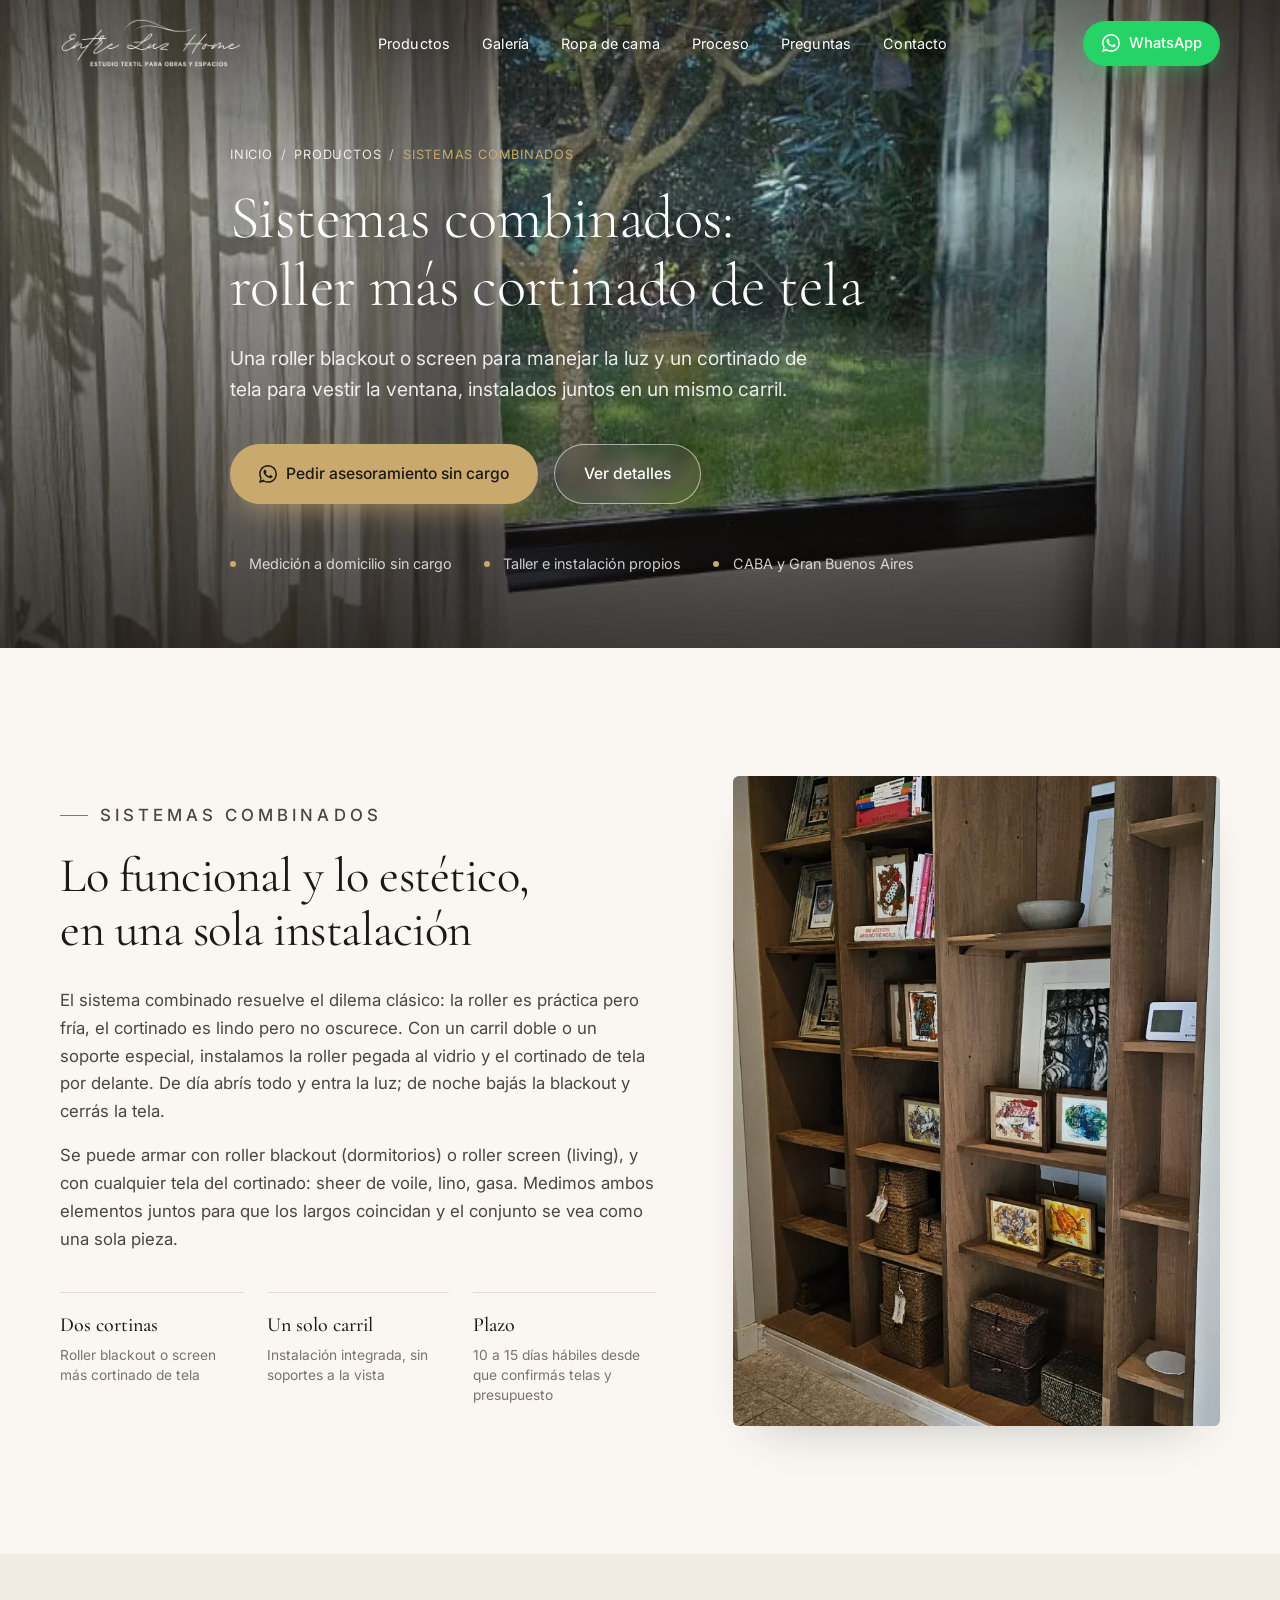
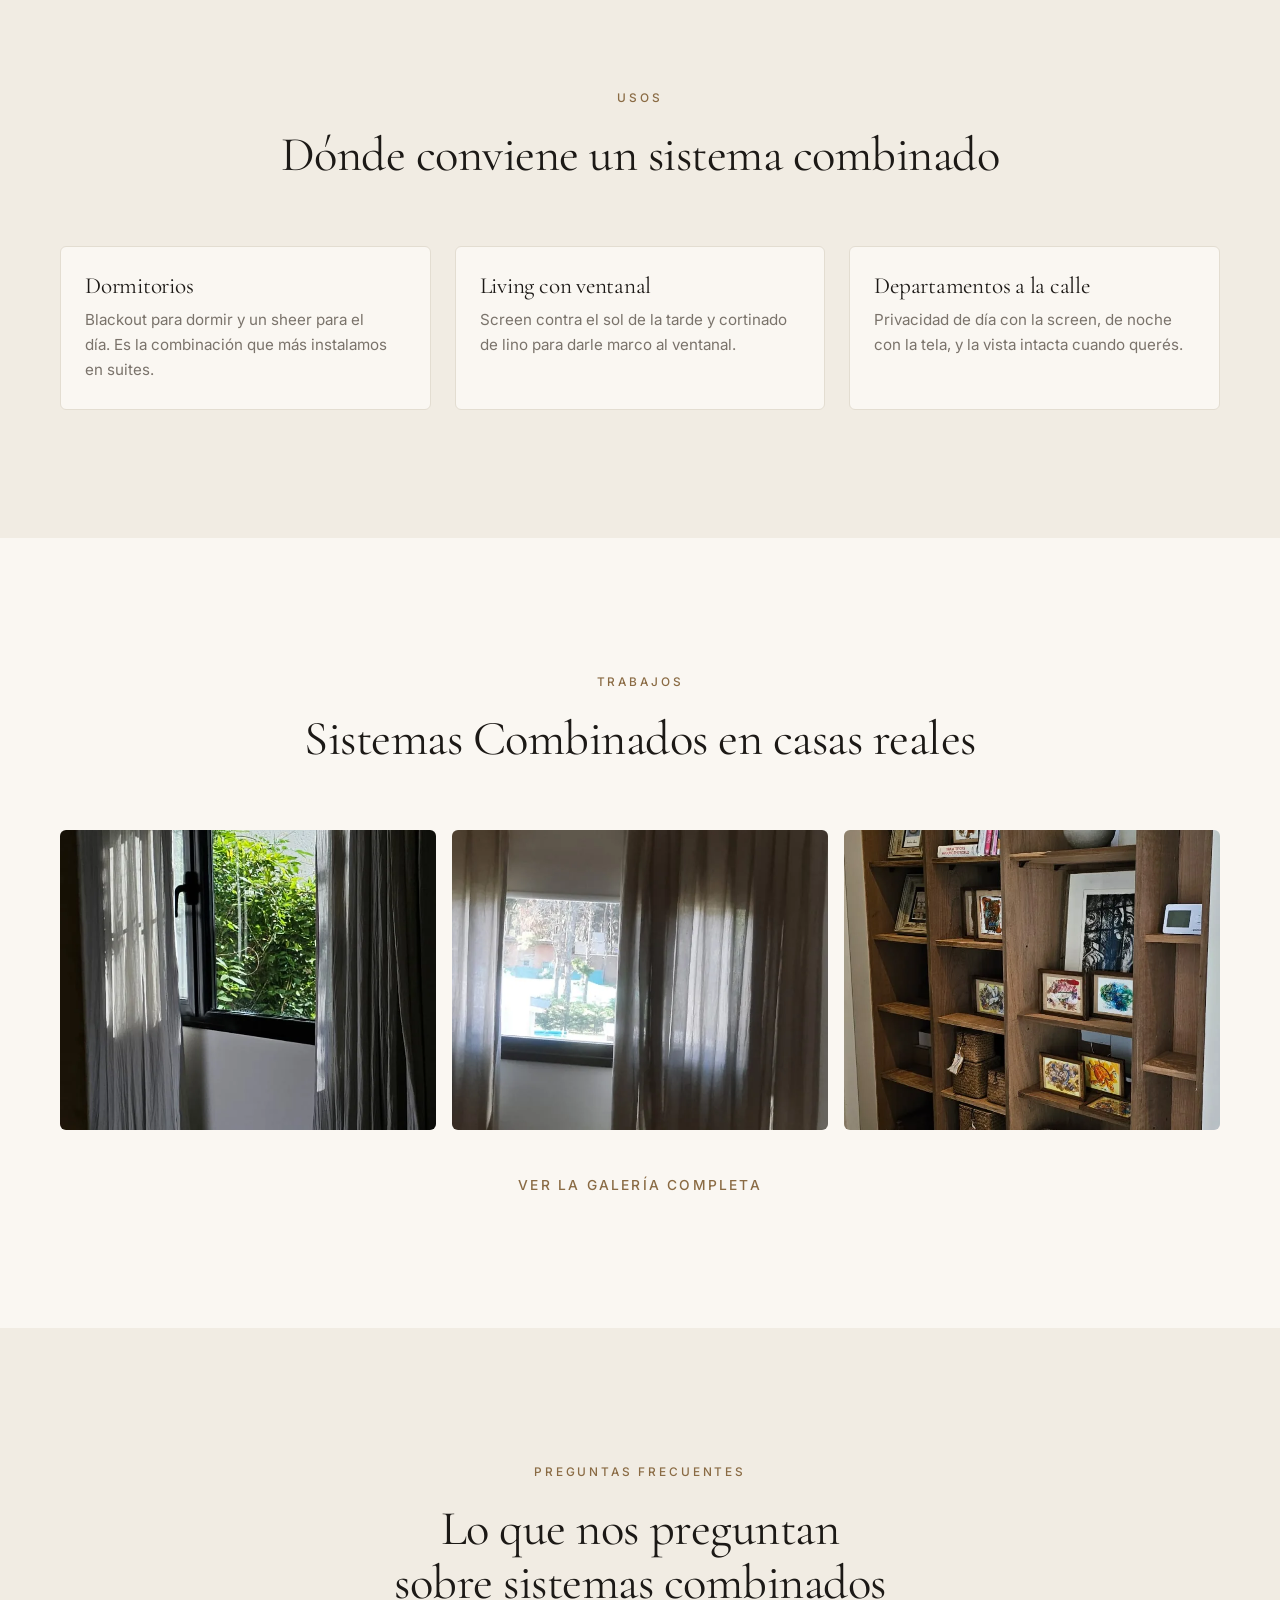
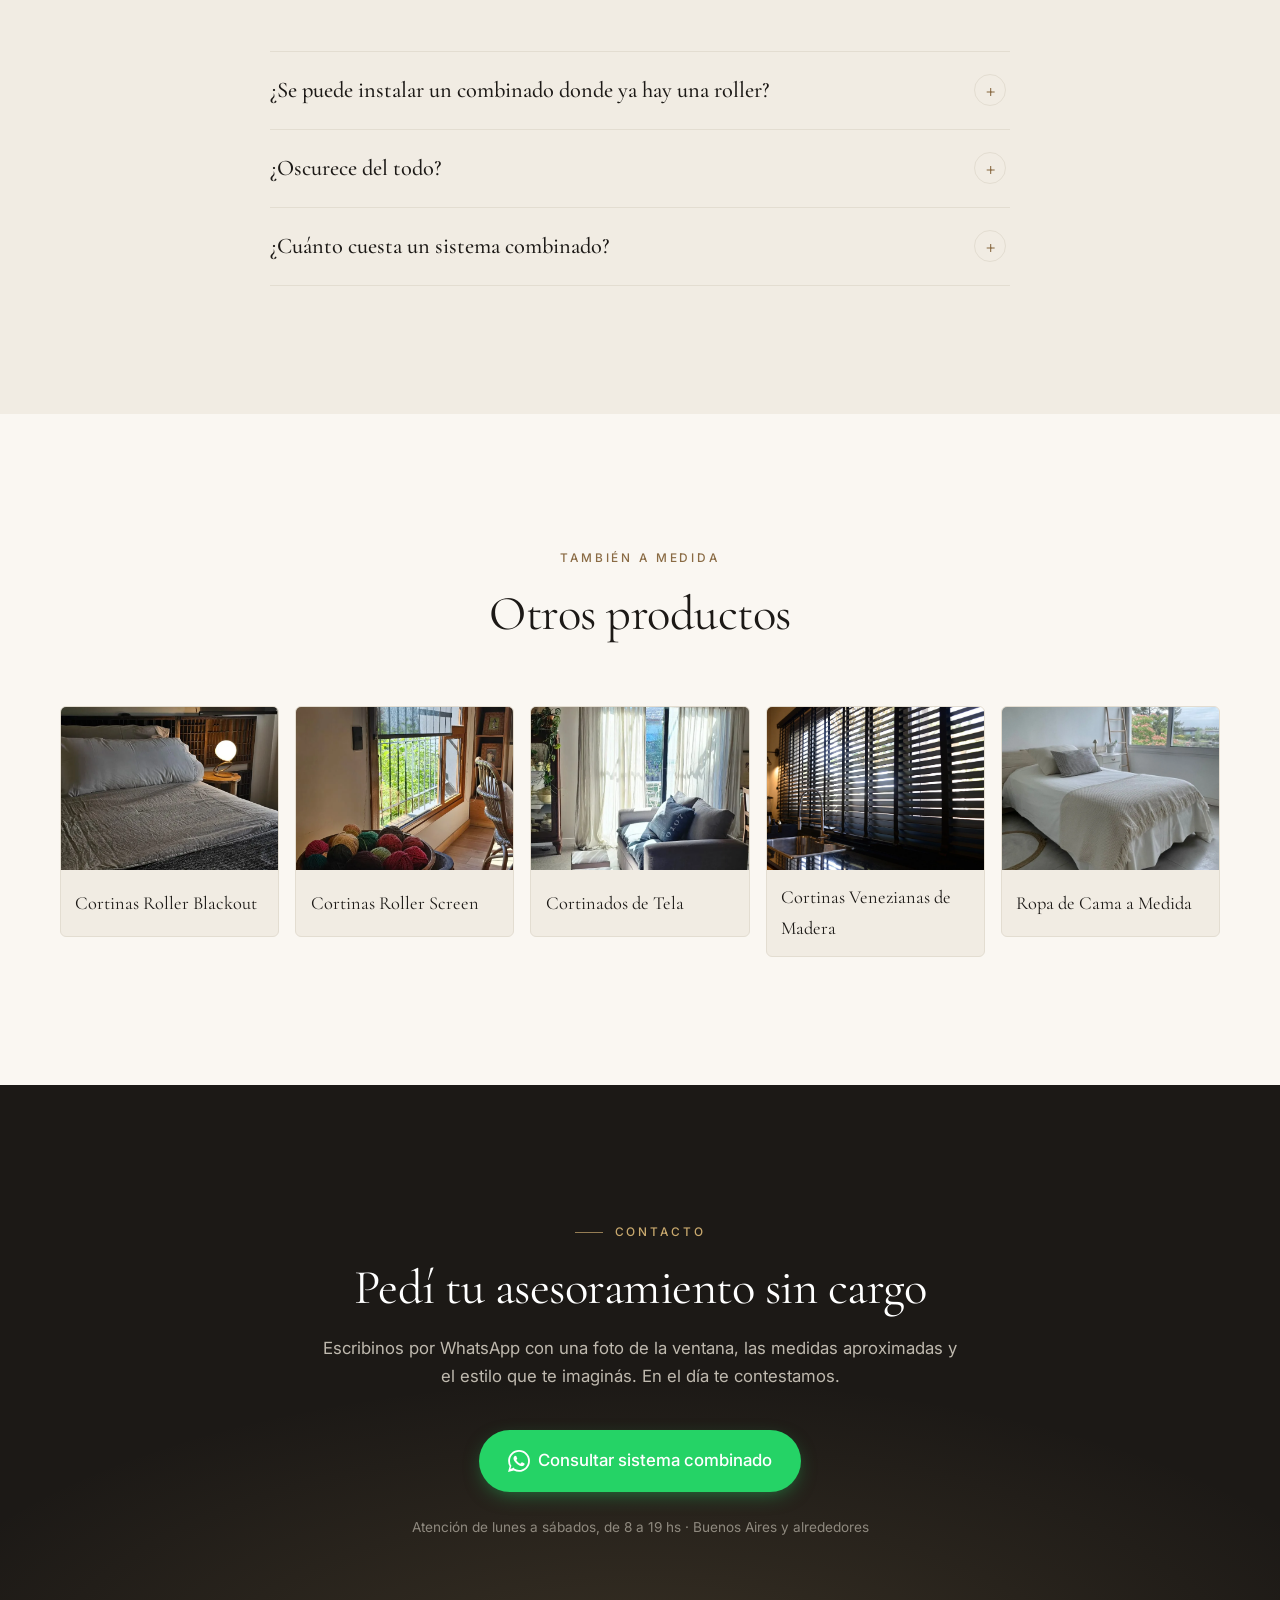
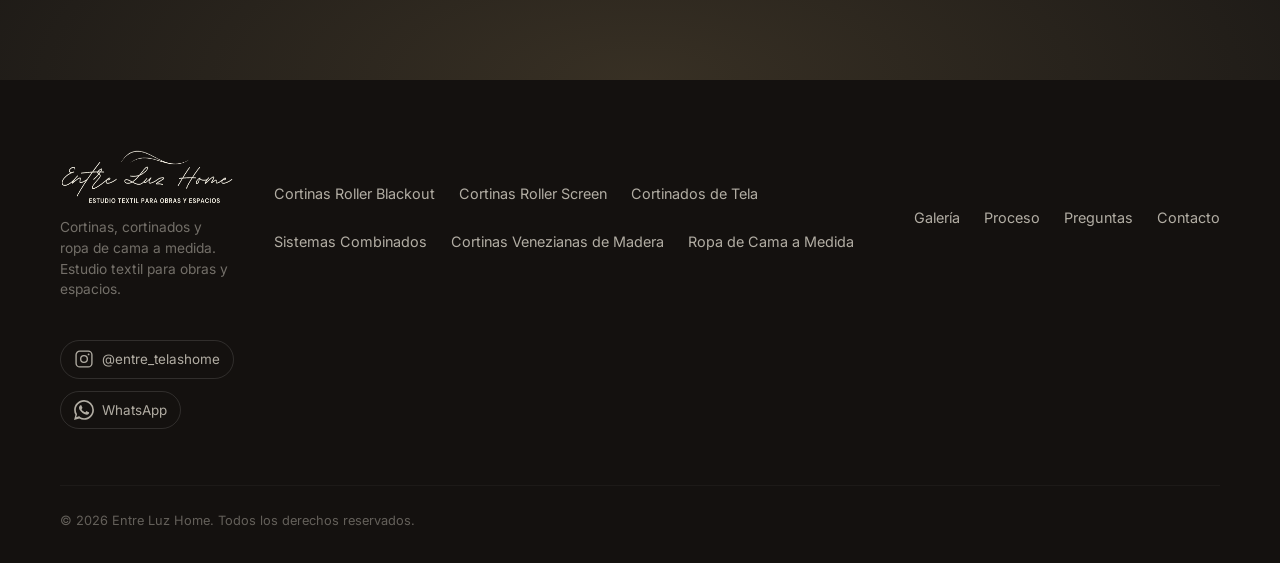
<file: sistemas-combinados.html>
<!DOCTYPE html>
<html lang="es-AR">
<head>
  <meta charset="UTF-8">
  <meta name="viewport" content="width=device-width, initial-scale=1.0, viewport-fit=cover">
  <meta name="theme-color" content="#faf7f2">
  <meta name="format-detection" content="telephone=no">
  <meta name="referrer" content="strict-origin-when-cross-origin">
  <meta name="google-site-verification" content="hC_4qHzH-s5JwuzRbfjRjSebgTMe9a4isv9MP7IivTg">

  <title>Cortinas Combinadas Roller + Cortinado de Tela a Medida | Entre Luz Home</title>
  <meta name="description" content="Sistema combinado: cortina roller blackout o screen más cortinado de tela en un mismo carril. Oscurecimiento y diseño en una sola instalación, a medida, en CABA y GBA.">
  <meta name="author" content="Entre Luz Home">
  <meta name="robots" content="index, follow, max-image-preview:large, max-snippet:-1">
  <meta name="geo.region" content="AR-B">
  <meta name="geo.placename" content="Buenos Aires">
  <link rel="canonical" href="https://entreluz.casa/sistemas-combinados">

  <meta property="og:type" content="website">
  <meta property="og:locale" content="es_AR">
  <meta property="og:site_name" content="Entre Luz Home">
  <meta property="og:title" content="Cortinas Combinadas Roller + Cortinado de Tela a Medida | Entre Luz Home">
  <meta property="og:description" content="Sistema combinado: cortina roller blackout o screen más cortinado de tela en un mismo carril. Oscurecimiento y diseño en una sola instalación, a medida, en CABA y GBA.">
  <meta property="og:url" content="https://entreluz.casa/sistemas-combinados">
  <meta property="og:image" content="https://entreluz.casa/images/cortina-combinada-roller-tela.jpg">
  <meta property="og:image:alt" content="Sistema combinado de cortina roller y cortinado de tela a medida">
  <meta name="twitter:card" content="summary_large_image">
  <meta name="twitter:title" content="Cortinas Combinadas Roller + Cortinado de Tela a Medida | Entre Luz Home">
  <meta name="twitter:description" content="Sistema combinado: cortina roller blackout o screen más cortinado de tela en un mismo carril. Oscurecimiento y diseño en una sola instalación, a medida, en CABA y GBA.">
  <meta name="twitter:image" content="https://entreluz.casa/images/cortina-combinada-roller-tela.jpg">

  <link rel="preconnect" href="https://fonts.googleapis.com">
  <link rel="preconnect" href="https://fonts.gstatic.com" crossorigin>
  <link rel="preload" as="image" href="/images/cortina-combinada-roller-tela.webp" type="image/webp" fetchpriority="high">
  <link href="https://fonts.googleapis.com/css2?family=Cormorant+Garamond:ital,wght@0,300;0,400;0,500;0,600;1,400&family=Inter:wght@300;400;500;600&display=swap" rel="stylesheet">

  <!-- Google Ads: etiqueta de Google (medición de conversiones) -->
  <script async src="https://www.googletagmanager.com/gtag/js?id=AW-18458130879"></script>
  <script>
    window.dataLayer = window.dataLayer || [];
    function gtag(){dataLayer.push(arguments);}
    gtag('js', new Date());
    gtag('config', 'AW-18458130879');
  </script>

  <link rel="stylesheet" href="/styles.css">
  <link rel="icon" type="image/png" sizes="32x32" href="/images/favicon-32.png">
  <link rel="apple-touch-icon" sizes="180x180" href="/images/apple-touch-icon.png">

  <script type="application/ld+json">
{
  "@context": "https://schema.org",
  "@graph": [
    {
      "@type": "BreadcrumbList",
      "itemListElement": [
        {
          "@type": "ListItem",
          "position": 1,
          "name": "Inicio",
          "item": "https://entreluz.casa/"
        },
        {
          "@type": "ListItem",
          "position": 2,
          "name": "Productos",
          "item": "https://entreluz.casa/#productos"
        },
        {
          "@type": "ListItem",
          "position": 3,
          "name": "Sistemas Combinados",
          "item": "https://entreluz.casa/sistemas-combinados"
        }
      ]
    },
    {
      "@type": "Service",
      "@id": "https://entreluz.casa/sistemas-combinados#service",
      "name": "Sistemas Combinados a medida",
      "serviceType": "Confección e instalación de sistemas combinados a medida",
      "description": "Sistema combinado: cortina roller blackout o screen más cortinado de tela en un mismo carril. Oscurecimiento y diseño en una sola instalación, a medida, en CABA y GBA.",
      "url": "https://entreluz.casa/sistemas-combinados",
      "image": "https://entreluz.casa/images/cortina-combinada-roller-tela.jpg",
      "provider": {
        "@id": "https://entreluz.casa/#business"
      },
      "areaServed": [
        {
          "@type": "City",
          "name": "Buenos Aires"
        },
        {
          "@type": "AdministrativeArea",
          "name": "Gran Buenos Aires"
        }
      ]
    },
    {
      "@type": "WebPage",
      "@id": "https://entreluz.casa/sistemas-combinados#webpage",
      "url": "https://entreluz.casa/sistemas-combinados",
      "name": "Cortinas Combinadas Roller + Cortinado de Tela a Medida | Entre Luz Home",
      "isPartOf": {
        "@id": "https://entreluz.casa/#website"
      },
      "about": {
        "@id": "https://entreluz.casa/sistemas-combinados#service"
      },
      "primaryImageOfPage": "https://entreluz.casa/images/cortina-combinada-roller-tela.jpg",
      "inLanguage": "es-AR"
    },
    {
      "@type": "FAQPage",
      "mainEntity": [
        {
          "@type": "Question",
          "name": "¿Se puede instalar un combinado donde ya hay una roller?",
          "acceptedAnswer": {
            "@type": "Answer",
            "text": "En general sí: sumamos el riel del cortinado por delante de la roller existente, siempre que haya espacio en el vano o la pared. Lo vemos en la visita."
          }
        },
        {
          "@type": "Question",
          "name": "¿Oscurece del todo?",
          "acceptedAnswer": {
            "@type": "Answer",
            "text": "Es la solución que más oscurece: la blackout bloquea la luz y la tela tapa el borde lateral por donde una roller sola deja pasar una franja."
          }
        },
        {
          "@type": "Question",
          "name": "¿Cuánto cuesta un sistema combinado?",
          "acceptedAnswer": {
            "@type": "Answer",
            "text": "Es la suma de la roller y el cortinado, más el carril doble. Te enviamos el presupuesto por escrito después de medir, con la visita sin cargo."
          }
        }
      ]
    }
  ]
}
  </script>
</head>
<body class="page-producto">

<a class="skip-link" href="#contenido">Saltar al contenido</a>

<svg width="0" height="0" style="position:absolute" aria-hidden="true" focusable="false">
  <symbol id="ico-wsp" viewBox="0 0 24 24"><path fill="currentColor" d="M.057 24l1.687-6.163a11.867 11.867 0 0 1-1.587-5.946C.157 5.335 5.493 0 12.05 0a11.82 11.82 0 0 1 8.413 3.488 11.82 11.82 0 0 1 3.48 8.414c-.003 6.557-5.338 11.892-11.893 11.892a11.9 11.9 0 0 1-5.688-1.448L.057 24zm6.597-3.807c1.676.995 3.276 1.591 5.392 1.592 5.448 0 9.886-4.434 9.889-9.885.002-5.462-4.415-9.89-9.881-9.892-5.452 0-9.887 4.434-9.889 9.884a9.86 9.86 0 0 0 1.51 5.26l-.999 3.648 3.978-1.607zm11.387-5.464c-.074-.124-.272-.198-.57-.347-.297-.149-1.758-.868-2.031-.967-.272-.099-.47-.149-.669.149-.198.297-.768.967-.941 1.165-.173.198-.347.223-.644.074-.297-.149-1.255-.462-2.39-1.475-.883-.788-1.48-1.761-1.653-2.059-.173-.297-.018-.458.13-.606.134-.133.297-.347.446-.521.151-.172.2-.296.3-.495.099-.198.05-.372-.025-.521-.075-.149-.669-1.611-.916-2.206-.242-.579-.487-.501-.669-.51l-.57-.01c-.198 0-.52.074-.792.372s-1.04 1.016-1.04 2.479 1.065 2.876 1.213 3.074c.149.198 2.095 3.2 5.076 4.487.709.306 1.263.489 1.694.626.712.226 1.36.194 1.872.118.571-.085 1.758-.719 2.006-1.413.247-.694.247-1.289.173-1.413z"/></symbol>
  <symbol id="ico-ig" viewBox="0 0 24 24"><path fill="none" stroke="currentColor" stroke-width="1.6" stroke-linecap="round" stroke-linejoin="round" d="M7 2.5h10A4.5 4.5 0 0 1 21.5 7v10a4.5 4.5 0 0 1-4.5 4.5H7A4.5 4.5 0 0 1 2.5 17V7A4.5 4.5 0 0 1 7 2.5Z"/><circle cx="12" cy="12" r="4" fill="none" stroke="currentColor" stroke-width="1.6"/><circle cx="17.5" cy="6.5" r="1.1" fill="currentColor"/></symbol>
</svg>

<header class="site-header" id="top">
  <div class="container header-inner">
    <a href="/" class="brand" aria-label="Entre Luz Home — inicio">
      <picture class="logo-dark">
        <source srcset="/images/logo-dark.webp" type="image/webp">
        <img src="/images/logo-dark.png" alt="Entre Luz Home — Estudio textil para obras y espacios" class="logo-img" width="800" height="220">
      </picture>
      <picture class="logo-light" aria-hidden="true">
        <source srcset="/images/logo-light.webp" type="image/webp">
        <img src="/images/logo-light.png" alt="" class="logo-img" width="800" height="220">
      </picture>
    </a>
    <nav class="site-nav" id="primary-nav" aria-label="Navegación principal">
      <ul>
        <li><a href="/#productos">Productos</a></li>
        <li><a href="/#galeria">Galería</a></li>
        <li><a href="/ropa-de-cama">Ropa de cama</a></li>
        <li><a href="/#proceso">Proceso</a></li>
        <li><a href="/#faq">Preguntas</a></li>
        <li><a href="/#contacto">Contacto</a></li>
        <li class="nav-cta">
          <a class="cta-wsp" href="#contacto" data-wsp data-wsp-msg="Hola Entre Luz Home! Me interesa el sistema combinado de roller y cortinado. ¿Pueden contarme cómo funciona?">
            <svg viewBox="0 0 24 24" width="18" height="18" aria-hidden="true"><use href="#ico-wsp"/></svg>
            <span>Pedir asesoramiento</span>
          </a>
        </li>
      </ul>
    </nav>
    <a class="cta-wsp header-cta" href="#contacto" data-wsp data-wsp-msg="Hola Entre Luz Home! Me interesa el sistema combinado de roller y cortinado. ¿Pueden contarme cómo funciona?" aria-label="Pedir presupuesto por WhatsApp">
      <svg viewBox="0 0 24 24" width="18" height="18" aria-hidden="true"><use href="#ico-wsp"/></svg>
      <span>WhatsApp</span>
    </a>
    <button class="nav-toggle" aria-controls="primary-nav" aria-expanded="false" aria-label="Abrir menú">
      <span></span><span></span><span></span>
    </button>
  </div>
</header>

<main id="contenido">

  <section class="hero page-hero" aria-labelledby="hero-title">
    <div class="hero-image">
      <picture><source srcset="/images/cortina-combinada-roller-tela.webp" type="image/webp"><img src="/images/cortina-combinada-roller-tela.jpg" alt="Sistema combinado de cortina roller y cortinado de tela a medida" fetchpriority="high" decoding="async" style="object-position:50% 45%"></picture>
    </div>
    <div class="hero-overlay" aria-hidden="true"></div>
    <div class="container hero-content">
      <nav class="crumbs" aria-label="Estás en"><a href="/">Inicio</a><span>/</span><a href="/#productos">Productos</a><span>/</span><span aria-current="page">Sistemas Combinados</span></nav>
      <h1 id="hero-title">Sistemas combinados: roller más cortinado de tela</h1>
      <p class="hero-sub">Una roller blackout o screen para manejar la luz y un cortinado de tela para vestir la ventana, instalados juntos en un mismo carril.</p>
      <div class="hero-actions">
        <a class="cta-primary" href="#contacto" data-wsp data-wsp-msg="Hola Entre Luz Home! Me interesa el sistema combinado de roller y cortinado. ¿Pueden contarme cómo funciona?">
          <svg viewBox="0 0 24 24" width="18" height="18" aria-hidden="true"><use href="#ico-wsp"/></svg>
          Pedir asesoramiento sin cargo
        </a>
        <a class="cta-secondary" href="#detalle">Ver detalles</a>
      </div>
      <ul class="hero-meta" aria-label="Beneficios principales">
        <li>Medición a domicilio sin cargo</li>
        <li>Taller e instalación propios</li>
        <li>CABA y Gran Buenos Aires</li>
      </ul>
    </div>
  </section>

  <section class="intro" id="detalle" aria-labelledby="intro-title">
    <div class="container intro-grid">
      <div class="intro-text">
        <p class="eyebrow">Sistemas Combinados</p>
        <h2 id="intro-title">Lo funcional y lo estético, en una sola instalación</h2>
        <p>El sistema combinado resuelve el dilema clásico: la roller es práctica pero fría, el cortinado es lindo pero no oscurece. Con un carril doble o un soporte especial, instalamos la roller pegada al vidrio y el cortinado de tela por delante. De día abrís todo y entra la luz; de noche bajás la blackout y cerrás la tela.</p>
        <p>Se puede armar con roller blackout (dormitorios) o roller screen (living), y con cualquier tela del cortinado: sheer de voile, lino, gasa. Medimos ambos elementos juntos para que los largos coincidan y el conjunto se vea como una sola pieza.</p>
        <ul class="intro-facts" aria-label="Datos del producto">
          <li><strong>Dos cortinas</strong><span>Roller blackout o screen más cortinado de tela</span></li>
          <li><strong>Un solo carril</strong><span>Instalación integrada, sin soportes a la vista</span></li>
          <li><strong>Plazo</strong><span>10 a 15 días hábiles desde que confirmás telas y presupuesto</span></li>
        </ul>
      </div>
      <figure class="intro-figure">
        <picture><source srcset="/images/cortina-combinada-dormitorio-jardin.webp" type="image/webp"><img src="/images/cortina-combinada-dormitorio-jardin.jpg" alt="Sistema combinado roller y tela en dormitorio con salida al jardín" loading="lazy" decoding="async"></picture>
      </figure>
    </div>
  </section>

  <section class="usos" aria-labelledby="usos-title">
    <div class="container">
      <header class="section-head">
        <p class="eyebrow">Usos</p>
        <h2 id="usos-title">Dónde conviene un sistema combinado</h2>
      </header>
      <ul class="usos-grid">
        <li>
          <h3>Dormitorios</h3>
          <p>Blackout para dormir y un sheer para el día. Es la combinación que más instalamos en suites.</p>
        </li>
        <li>
          <h3>Living con ventanal</h3>
          <p>Screen contra el sol de la tarde y cortinado de lino para darle marco al ventanal.</p>
        </li>
        <li>
          <h3>Departamentos a la calle</h3>
          <p>Privacidad de día con la screen, de noche con la tela, y la vista intacta cuando querés.</p>
        </li>
      </ul>
    </div>
  </section>

  <section class="gallery" aria-labelledby="gallery-title">
    <div class="container">
      <header class="section-head">
        <p class="eyebrow">Trabajos</p>
        <h2 id="gallery-title">Sistemas Combinados en casas reales</h2>
      </header>
      <div class="gallery-grid gallery-simple">
        <figure><picture><source srcset="/images/cortina-combinada-tela-roller.webp" type="image/webp"><img src="/images/cortina-combinada-tela-roller.jpg" alt="Sistema combinado roller y cortinado con vista al jardín" loading="lazy" decoding="async"></picture></figure>
        <figure><picture><source srcset="/images/cortina-roller-blackout-combinado.webp" type="image/webp"><img src="/images/cortina-roller-blackout-combinado.jpg" alt="Roller blackout con cortinado de tela" loading="lazy" decoding="async"></picture></figure>
        <figure><picture><source srcset="/images/cortina-combinada-dormitorio-jardin.webp" type="image/webp"><img src="/images/cortina-combinada-dormitorio-jardin.jpg" alt="Sistema combinado en dormitorio" loading="lazy" decoding="async"></picture></figure>
      </div>
      <p class="gallery-more">
        <a href="/#galeria" class="text-link">Ver la galería completa</a>
      </p>
    </div>
  </section>

  <section class="faq" aria-labelledby="faq-title">
    <div class="container faq-inner">
      <header class="section-head">
        <p class="eyebrow">Preguntas frecuentes</p>
        <h2 id="faq-title">Lo que nos preguntan sobre sistemas combinados</h2>
      </header>
      <div class="faq-list">
        <details class="faq-item">
          <summary>¿Se puede instalar un combinado donde ya hay una roller?</summary>
          <p>En general sí: sumamos el riel del cortinado por delante de la roller existente, siempre que haya espacio en el vano o la pared. Lo vemos en la visita.</p>
        </details>
        <details class="faq-item">
          <summary>¿Oscurece del todo?</summary>
          <p>Es la solución que más oscurece: la blackout bloquea la luz y la tela tapa el borde lateral por donde una roller sola deja pasar una franja.</p>
        </details>
        <details class="faq-item">
          <summary>¿Cuánto cuesta un sistema combinado?</summary>
          <p>Es la suma de la roller y el cortinado, más el carril doble. Te enviamos el presupuesto por escrito después de medir, con la visita sin cargo.</p>
        </details>
      </div>
    </div>
  </section>

  <section class="related" aria-labelledby="related-title">
    <div class="container">
      <header class="section-head">
        <p class="eyebrow">También a medida</p>
        <h2 id="related-title">Otros productos</h2>
      </header>
      <ul class="related-grid">
        <li><a href="/roller-blackout"><picture><source srcset="/images/cortina-roller-blackout-dormitorio.webp" type="image/webp"><img src="/images/cortina-roller-blackout-dormitorio.jpg" alt="Cortinas Roller Blackout" loading="lazy" decoding="async"></picture><span>Cortinas Roller Blackout</span></a></li>
        <li><a href="/roller-screen"><picture><source srcset="/images/cortina-roller-screen-estudio.webp" type="image/webp"><img src="/images/cortina-roller-screen-estudio.jpg" alt="Cortinas Roller Screen" loading="lazy" decoding="async"></picture><span>Cortinas Roller Screen</span></a></li>
        <li><a href="/cortinados-de-tela"><picture><source srcset="/images/cortinas-tela-living-amplio.webp" type="image/webp"><img src="/images/cortinas-tela-living-amplio.jpg" alt="Cortinados de Tela" loading="lazy" decoding="async"></picture><span>Cortinados de Tela</span></a></li>
        <li><a href="/venezianas"><picture><source srcset="/images/cortina-veneziana-madera-detalle.webp" type="image/webp"><img src="/images/cortina-veneziana-madera-detalle.jpg" alt="Cortinas Venezianas de Madera" loading="lazy" decoding="async"></picture><span>Cortinas Venezianas de Madera</span></a></li>
        <li><a href="/ropa-de-cama"><picture><source srcset="/images/dormitorio-roller-blanco-amplio.webp" type="image/webp"><img src="/images/dormitorio-roller-blanco-amplio.jpg" alt="Ropa de Cama a Medida" loading="lazy" decoding="async"></picture><span>Ropa de Cama a Medida</span></a></li>
      </ul>
    </div>
  </section>

  <section class="contact" id="contacto" aria-labelledby="contact-title">
    <div class="container contact-inner">
      <p class="eyebrow light">Contacto</p>
      <h2 id="contact-title">Pedí tu asesoramiento sin cargo</h2>
      <p class="contact-sub">Escribinos por WhatsApp con una foto de la ventana, las medidas aproximadas y el estilo que te imaginás. En el día te contestamos.</p>
      <a class="cta-wsp big" href="#" data-wsp data-wsp-msg="Hola Entre Luz Home! Me interesa el sistema combinado de roller y cortinado. ¿Pueden contarme cómo funciona?" aria-label="Abrir conversación de WhatsApp con Entre Luz Home">
        <svg viewBox="0 0 24 24" width="22" height="22" aria-hidden="true"><use href="#ico-wsp"/></svg>
        <span>Consultar sistema combinado</span>
      </a>
      <p class="contact-fine">Atención de lunes a sábados, de 8 a 19 hs · Buenos Aires y alrededores</p>
    </div>
  </section>

</main>

<footer class="site-footer">
  <div class="container footer-inner">
    <div class="footer-brand">
      <picture>
        <source srcset="/images/logo-light.webp" type="image/webp">
        <img src="/images/logo-light.png" alt="Entre Luz Home" class="footer-logo" width="800" height="220" loading="lazy" decoding="async">
      </picture>
      <p>Cortinas, cortinados y ropa de cama a medida.<br>Estudio textil para obras y espacios.</p>
    </div>
    <nav aria-label="Productos a medida">
      <ul>
        <li><a href="/roller-blackout">Cortinas Roller Blackout</a></li>
        <li><a href="/roller-screen">Cortinas Roller Screen</a></li>
        <li><a href="/cortinados-de-tela">Cortinados de Tela</a></li>
        <li><a href="/sistemas-combinados">Sistemas Combinados</a></li>
        <li><a href="/venezianas">Cortinas Venezianas de Madera</a></li>
        <li><a href="/ropa-de-cama">Ropa de Cama a Medida</a></li>
      </ul>
    </nav>
    <nav aria-label="Pie de página">
      <ul>
        <li><a href="/#galeria">Galería</a></li>
        <li><a href="/#proceso">Proceso</a></li>
        <li><a href="/#faq">Preguntas</a></li>
        <li><a href="/#contacto">Contacto</a></li>
      </ul>
    </nav>
    <ul class="footer-social" aria-label="Redes y contacto">
      <li>
        <a href="https://www.instagram.com/entre_telashome/" target="_blank" rel="noopener" aria-label="Seguinos en Instagram">
          <svg viewBox="0 0 24 24" width="20" height="20" aria-hidden="true"><use href="#ico-ig"/></svg>
          <span>@entre_telashome</span>
        </a>
      </li>
      <li>
        <a href="#" data-wsp data-wsp-msg="Hola Entre Luz Home! Me interesa el sistema combinado de roller y cortinado. ¿Pueden contarme cómo funciona?" aria-label="Escribir por WhatsApp">
          <svg viewBox="0 0 24 24" width="20" height="20" aria-hidden="true"><use href="#ico-wsp"/></svg>
          <span>WhatsApp</span>
        </a>
      </li>
    </ul>
    <p class="footer-legal">© <span id="year">2026</span> Entre Luz Home. Todos los derechos reservados.</p>
  </div>
</footer>

<div class="mobile-cta" aria-label="Contacto rápido">
  <a class="cta-wsp" href="#" data-wsp data-wsp-msg="Hola Entre Luz Home! Me interesa el sistema combinado de roller y cortinado. ¿Pueden contarme cómo funciona?">
    <svg viewBox="0 0 24 24" width="20" height="20" aria-hidden="true"><use href="#ico-wsp"/></svg>
    <span>Pedir asesoramiento sin cargo</span>
  </a>
</div>

<a class="wsp-float" href="#" data-wsp data-wsp-msg="Hola Entre Luz Home! Me interesa el sistema combinado de roller y cortinado. ¿Pueden contarme cómo funciona?" aria-label="Escribir por WhatsApp">
  <svg viewBox="0 0 24 24" width="28" height="28" aria-hidden="true"><use href="#ico-wsp"/></svg>
</a>

<script src="/script.js" defer></script>
</body>
</html>
</file>
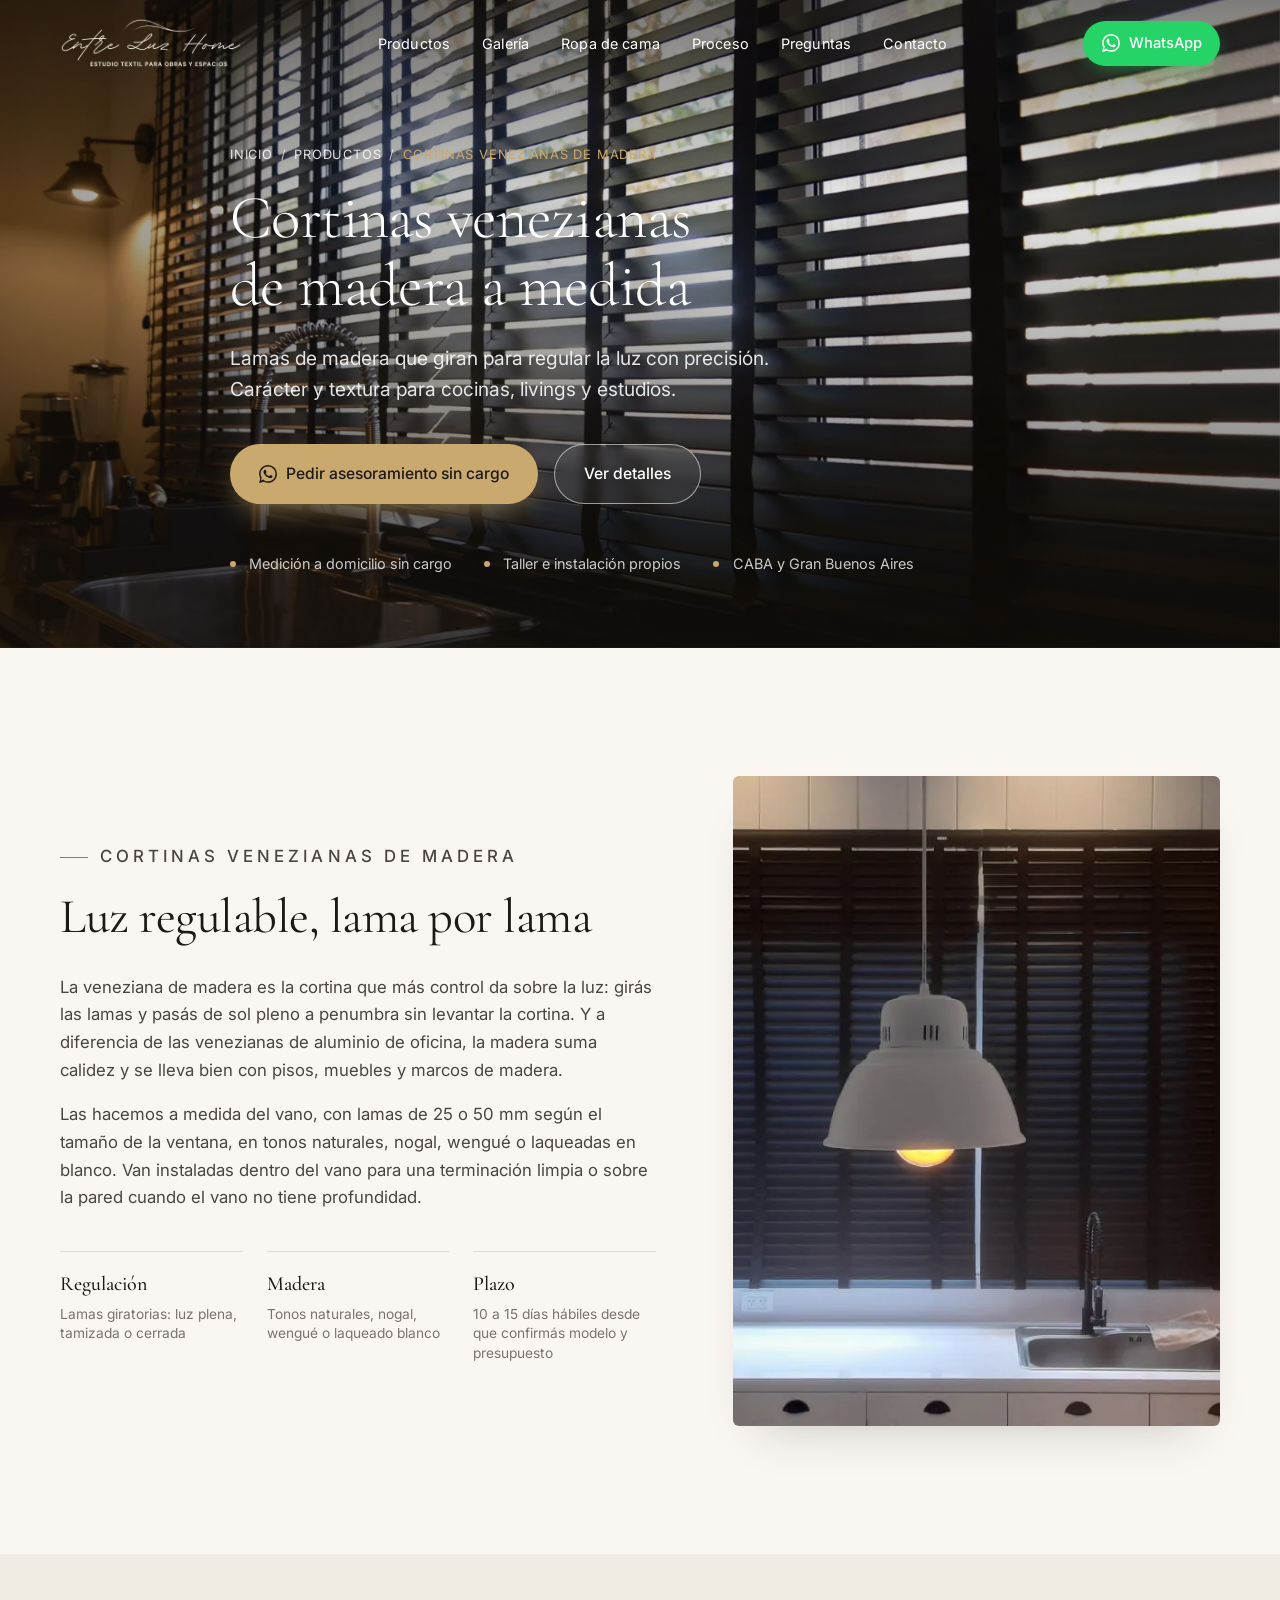
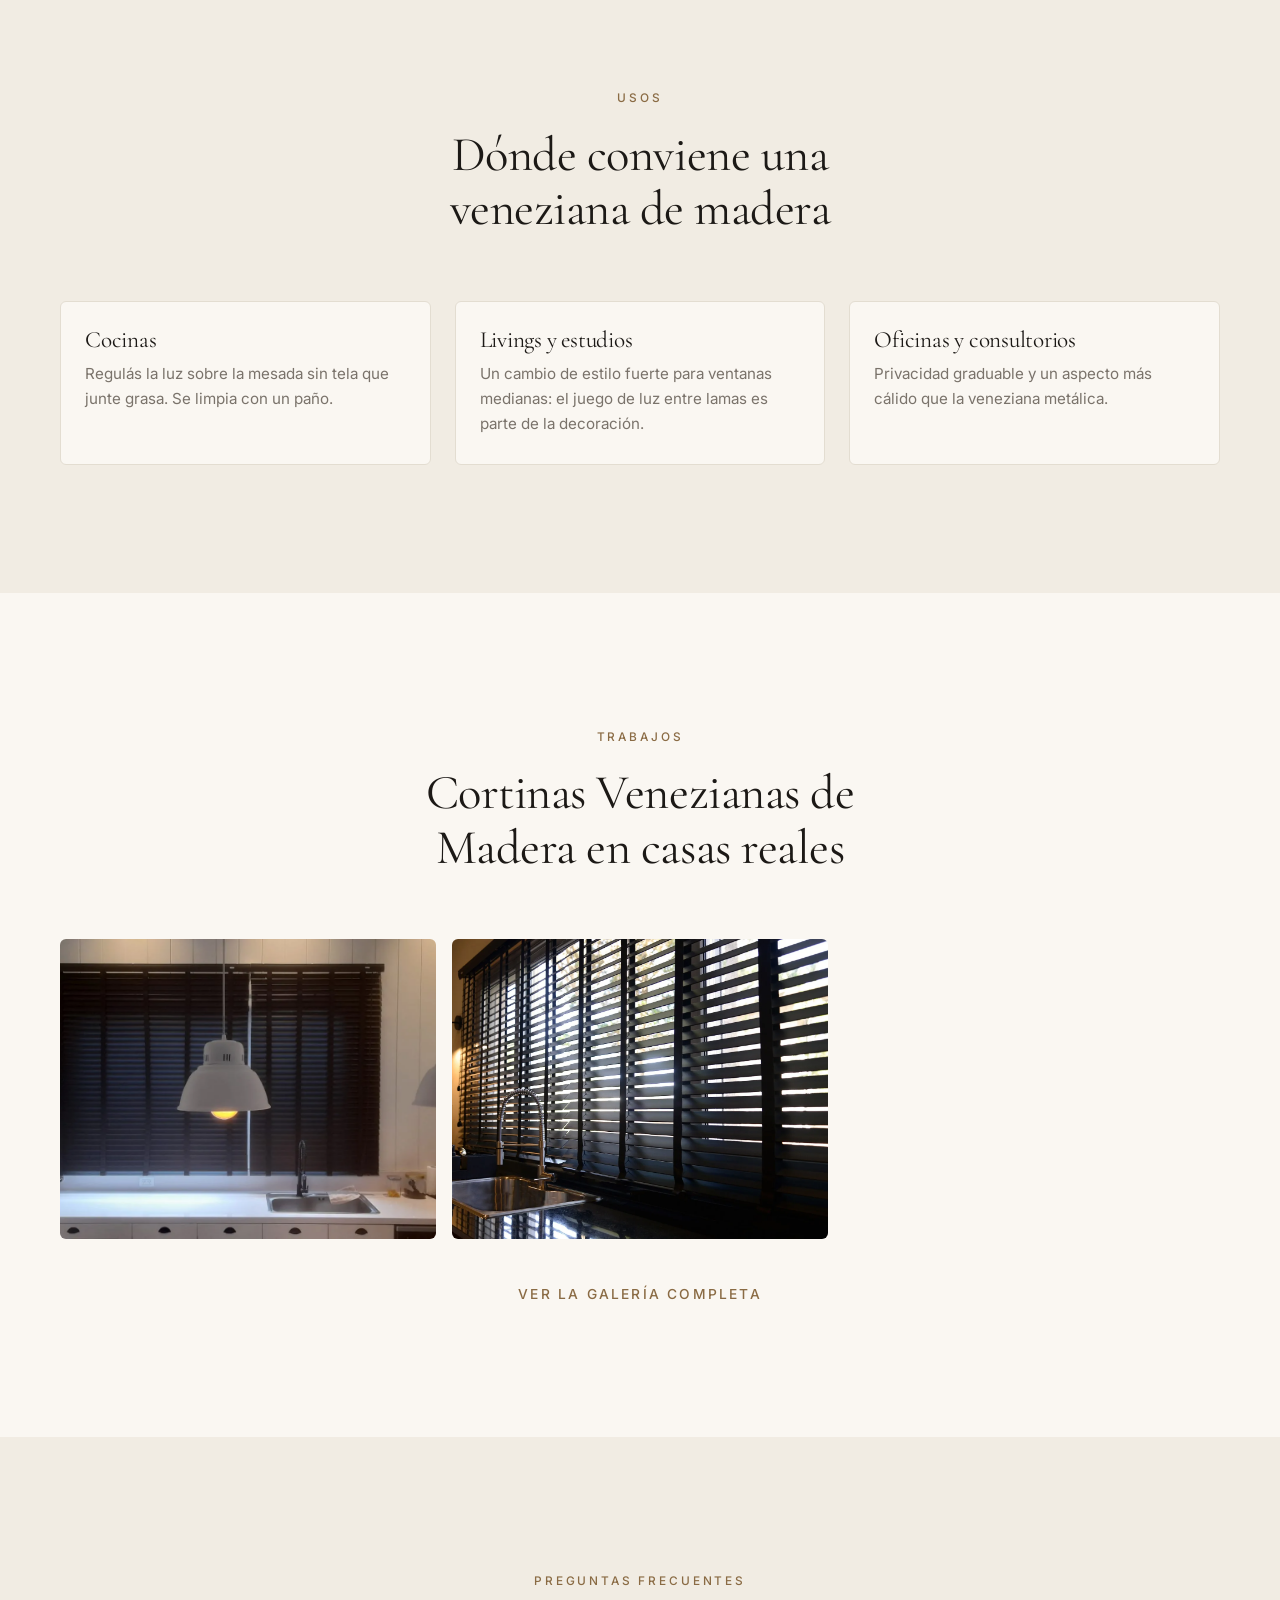
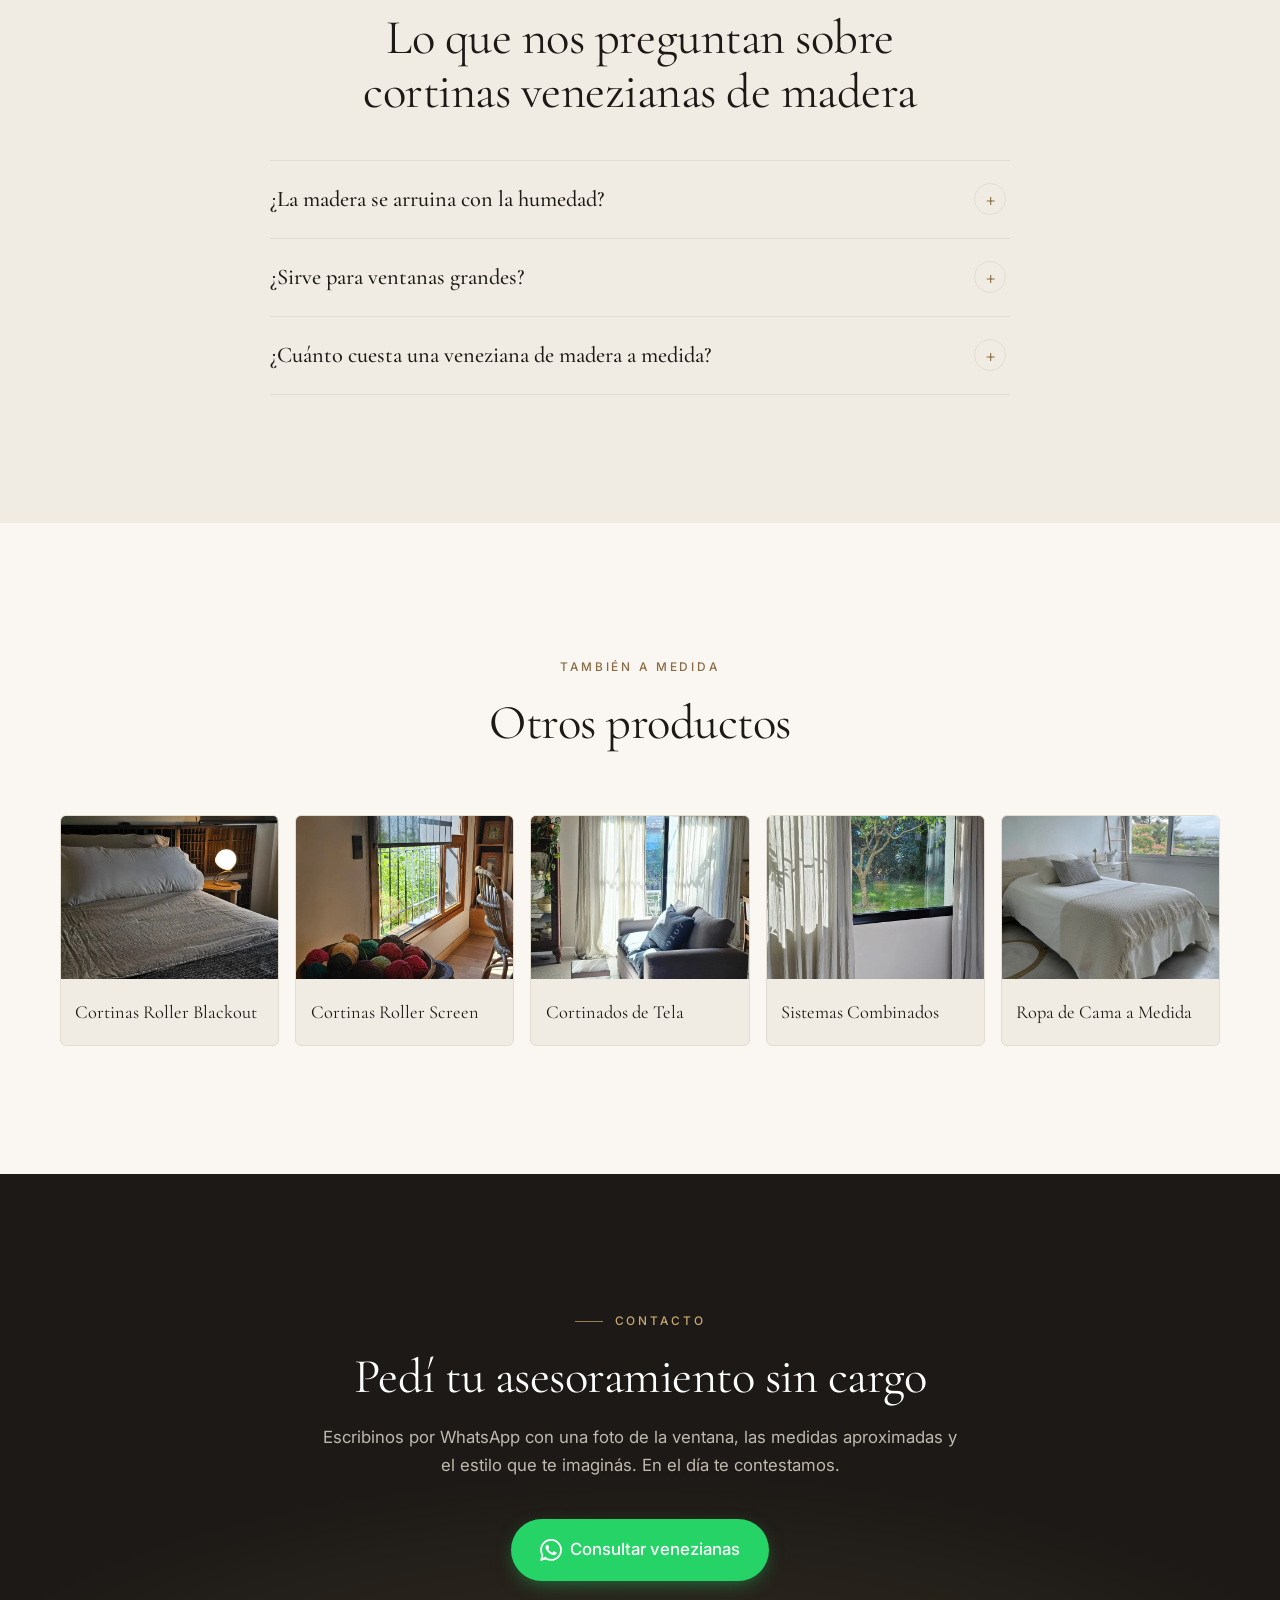
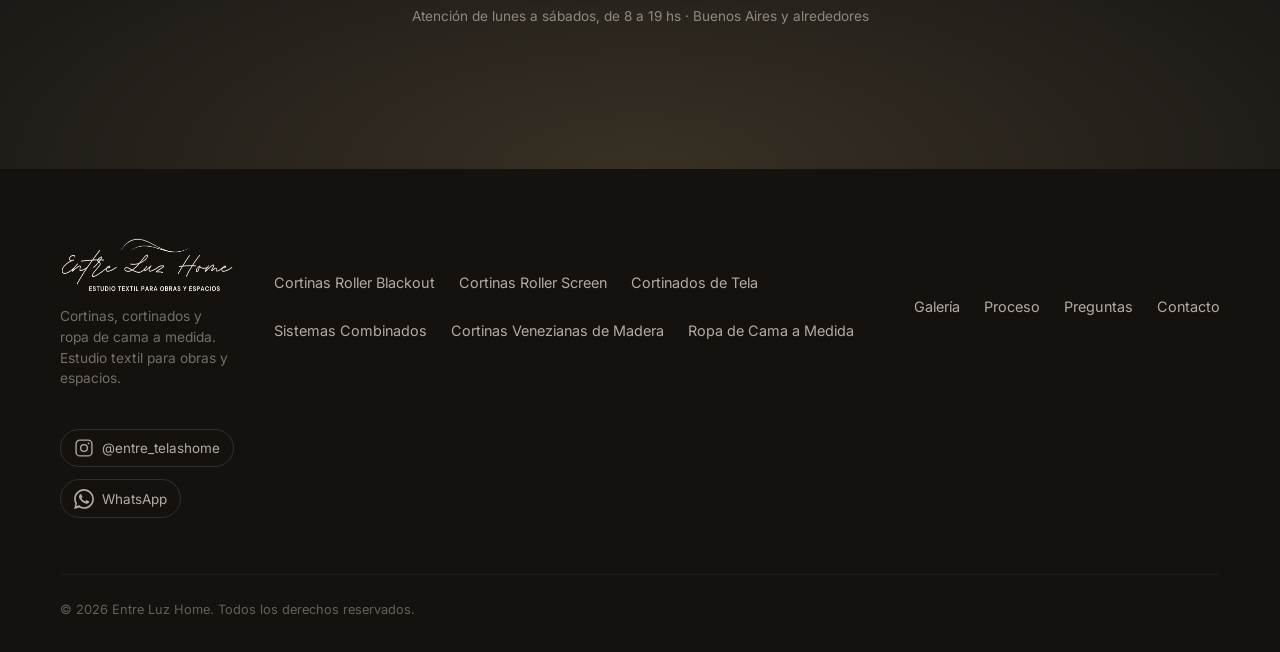
<file: venezianas.html>
<!DOCTYPE html>
<html lang="es-AR">
<head>
  <meta charset="UTF-8">
  <meta name="viewport" content="width=device-width, initial-scale=1.0, viewport-fit=cover">
  <meta name="theme-color" content="#faf7f2">
  <meta name="format-detection" content="telephone=no">
  <meta name="referrer" content="strict-origin-when-cross-origin">
  <meta name="google-site-verification" content="hC_4qHzH-s5JwuzRbfjRjSebgTMe9a4isv9MP7IivTg">

  <title>Cortinas Venezianas de Madera a Medida en Buenos Aires | Entre Luz Home</title>
  <meta name="description" content="Cortinas venezianas de madera a medida para cocinas, livings y oficinas. Lamas que regulan la luz con precisión. Medición sin cargo e instalación propia en CABA y GBA.">
  <meta name="author" content="Entre Luz Home">
  <meta name="robots" content="index, follow, max-image-preview:large, max-snippet:-1">
  <meta name="geo.region" content="AR-B">
  <meta name="geo.placename" content="Buenos Aires">
  <link rel="canonical" href="https://entreluz.casa/venezianas">

  <meta property="og:type" content="website">
  <meta property="og:locale" content="es_AR">
  <meta property="og:site_name" content="Entre Luz Home">
  <meta property="og:title" content="Cortinas Venezianas de Madera a Medida en Buenos Aires | Entre Luz Home">
  <meta property="og:description" content="Cortinas venezianas de madera a medida para cocinas, livings y oficinas. Lamas que regulan la luz con precisión. Medición sin cargo e instalación propia en CABA y GBA.">
  <meta property="og:url" content="https://entreluz.casa/venezianas">
  <meta property="og:image" content="https://entreluz.casa/images/cortina-veneziana-madera-detalle.jpg">
  <meta property="og:image:alt" content="Cortina veneziana de madera oscura con luz filtrando entre las lamas">
  <meta name="twitter:card" content="summary_large_image">
  <meta name="twitter:title" content="Cortinas Venezianas de Madera a Medida en Buenos Aires | Entre Luz Home">
  <meta name="twitter:description" content="Cortinas venezianas de madera a medida para cocinas, livings y oficinas. Lamas que regulan la luz con precisión. Medición sin cargo e instalación propia en CABA y GBA.">
  <meta name="twitter:image" content="https://entreluz.casa/images/cortina-veneziana-madera-detalle.jpg">

  <link rel="preconnect" href="https://fonts.googleapis.com">
  <link rel="preconnect" href="https://fonts.gstatic.com" crossorigin>
  <link rel="preload" as="image" href="/images/cortina-veneziana-madera-detalle.webp" type="image/webp" fetchpriority="high">
  <link href="https://fonts.googleapis.com/css2?family=Cormorant+Garamond:ital,wght@0,300;0,400;0,500;0,600;1,400&family=Inter:wght@300;400;500;600&display=swap" rel="stylesheet">

  <!-- Google Ads: etiqueta de Google (medición de conversiones) -->
  <script async src="https://www.googletagmanager.com/gtag/js?id=AW-18458130879"></script>
  <script>
    window.dataLayer = window.dataLayer || [];
    function gtag(){dataLayer.push(arguments);}
    gtag('js', new Date());
    gtag('config', 'AW-18458130879');
  </script>

  <link rel="stylesheet" href="/styles.css">
  <link rel="icon" type="image/png" sizes="32x32" href="/images/favicon-32.png">
  <link rel="apple-touch-icon" sizes="180x180" href="/images/apple-touch-icon.png">

  <script type="application/ld+json">
{
  "@context": "https://schema.org",
  "@graph": [
    {
      "@type": "BreadcrumbList",
      "itemListElement": [
        {
          "@type": "ListItem",
          "position": 1,
          "name": "Inicio",
          "item": "https://entreluz.casa/"
        },
        {
          "@type": "ListItem",
          "position": 2,
          "name": "Productos",
          "item": "https://entreluz.casa/#productos"
        },
        {
          "@type": "ListItem",
          "position": 3,
          "name": "Cortinas Venezianas de Madera",
          "item": "https://entreluz.casa/venezianas"
        }
      ]
    },
    {
      "@type": "Service",
      "@id": "https://entreluz.casa/venezianas#service",
      "name": "Cortinas Venezianas de Madera a medida",
      "serviceType": "Confección e instalación de cortinas venezianas de madera a medida",
      "description": "Cortinas venezianas de madera a medida para cocinas, livings y oficinas. Lamas que regulan la luz con precisión. Medición sin cargo e instalación propia en CABA y GBA.",
      "url": "https://entreluz.casa/venezianas",
      "image": "https://entreluz.casa/images/cortina-veneziana-madera-detalle.jpg",
      "provider": {
        "@id": "https://entreluz.casa/#business"
      },
      "areaServed": [
        {
          "@type": "City",
          "name": "Buenos Aires"
        },
        {
          "@type": "AdministrativeArea",
          "name": "Gran Buenos Aires"
        }
      ]
    },
    {
      "@type": "WebPage",
      "@id": "https://entreluz.casa/venezianas#webpage",
      "url": "https://entreluz.casa/venezianas",
      "name": "Cortinas Venezianas de Madera a Medida en Buenos Aires | Entre Luz Home",
      "isPartOf": {
        "@id": "https://entreluz.casa/#website"
      },
      "about": {
        "@id": "https://entreluz.casa/venezianas#service"
      },
      "primaryImageOfPage": "https://entreluz.casa/images/cortina-veneziana-madera-detalle.jpg",
      "inLanguage": "es-AR"
    },
    {
      "@type": "FAQPage",
      "mainEntity": [
        {
          "@type": "Question",
          "name": "¿La madera se arruina con la humedad?",
          "acceptedAnswer": {
            "@type": "Answer",
            "text": "En baños o lavaderos con mucho vapor no la recomendamos. En cocinas normales funciona bien; las lamas vienen con terminación protectora y se limpian con paño seco o apenas húmedo."
          }
        },
        {
          "@type": "Question",
          "name": "¿Sirve para ventanas grandes?",
          "acceptedAnswer": {
            "@type": "Answer",
            "text": "Para anchos grandes usamos lama de 50 mm y a veces dividimos en dos paños para que el mecanismo no sufra. Te lo indicamos en la medición."
          }
        },
        {
          "@type": "Question",
          "name": "¿Cuánto cuesta una veneziana de madera a medida?",
          "acceptedAnswer": {
            "@type": "Answer",
            "text": "Depende de las medidas y del tipo de madera o laqueado. Te enviamos el presupuesto por escrito después de medir, sin cargo por la visita."
          }
        }
      ]
    }
  ]
}
  </script>
</head>
<body class="page-producto">

<a class="skip-link" href="#contenido">Saltar al contenido</a>

<svg width="0" height="0" style="position:absolute" aria-hidden="true" focusable="false">
  <symbol id="ico-wsp" viewBox="0 0 24 24"><path fill="currentColor" d="M.057 24l1.687-6.163a11.867 11.867 0 0 1-1.587-5.946C.157 5.335 5.493 0 12.05 0a11.82 11.82 0 0 1 8.413 3.488 11.82 11.82 0 0 1 3.48 8.414c-.003 6.557-5.338 11.892-11.893 11.892a11.9 11.9 0 0 1-5.688-1.448L.057 24zm6.597-3.807c1.676.995 3.276 1.591 5.392 1.592 5.448 0 9.886-4.434 9.889-9.885.002-5.462-4.415-9.89-9.881-9.892-5.452 0-9.887 4.434-9.889 9.884a9.86 9.86 0 0 0 1.51 5.26l-.999 3.648 3.978-1.607zm11.387-5.464c-.074-.124-.272-.198-.57-.347-.297-.149-1.758-.868-2.031-.967-.272-.099-.47-.149-.669.149-.198.297-.768.967-.941 1.165-.173.198-.347.223-.644.074-.297-.149-1.255-.462-2.39-1.475-.883-.788-1.48-1.761-1.653-2.059-.173-.297-.018-.458.13-.606.134-.133.297-.347.446-.521.151-.172.2-.296.3-.495.099-.198.05-.372-.025-.521-.075-.149-.669-1.611-.916-2.206-.242-.579-.487-.501-.669-.51l-.57-.01c-.198 0-.52.074-.792.372s-1.04 1.016-1.04 2.479 1.065 2.876 1.213 3.074c.149.198 2.095 3.2 5.076 4.487.709.306 1.263.489 1.694.626.712.226 1.36.194 1.872.118.571-.085 1.758-.719 2.006-1.413.247-.694.247-1.289.173-1.413z"/></symbol>
  <symbol id="ico-ig" viewBox="0 0 24 24"><path fill="none" stroke="currentColor" stroke-width="1.6" stroke-linecap="round" stroke-linejoin="round" d="M7 2.5h10A4.5 4.5 0 0 1 21.5 7v10a4.5 4.5 0 0 1-4.5 4.5H7A4.5 4.5 0 0 1 2.5 17V7A4.5 4.5 0 0 1 7 2.5Z"/><circle cx="12" cy="12" r="4" fill="none" stroke="currentColor" stroke-width="1.6"/><circle cx="17.5" cy="6.5" r="1.1" fill="currentColor"/></symbol>
</svg>

<header class="site-header" id="top">
  <div class="container header-inner">
    <a href="/" class="brand" aria-label="Entre Luz Home — inicio">
      <picture class="logo-dark">
        <source srcset="/images/logo-dark.webp" type="image/webp">
        <img src="/images/logo-dark.png" alt="Entre Luz Home — Estudio textil para obras y espacios" class="logo-img" width="800" height="220">
      </picture>
      <picture class="logo-light" aria-hidden="true">
        <source srcset="/images/logo-light.webp" type="image/webp">
        <img src="/images/logo-light.png" alt="" class="logo-img" width="800" height="220">
      </picture>
    </a>
    <nav class="site-nav" id="primary-nav" aria-label="Navegación principal">
      <ul>
        <li><a href="/#productos">Productos</a></li>
        <li><a href="/#galeria">Galería</a></li>
        <li><a href="/ropa-de-cama">Ropa de cama</a></li>
        <li><a href="/#proceso">Proceso</a></li>
        <li><a href="/#faq">Preguntas</a></li>
        <li><a href="/#contacto">Contacto</a></li>
        <li class="nav-cta">
          <a class="cta-wsp" href="#contacto" data-wsp data-wsp-msg="Hola Entre Luz Home! Me interesa una cortina veneziana de madera a medida. ¿Qué materiales y colores tienen?">
            <svg viewBox="0 0 24 24" width="18" height="18" aria-hidden="true"><use href="#ico-wsp"/></svg>
            <span>Pedir asesoramiento</span>
          </a>
        </li>
      </ul>
    </nav>
    <a class="cta-wsp header-cta" href="#contacto" data-wsp data-wsp-msg="Hola Entre Luz Home! Me interesa una cortina veneziana de madera a medida. ¿Qué materiales y colores tienen?" aria-label="Pedir presupuesto por WhatsApp">
      <svg viewBox="0 0 24 24" width="18" height="18" aria-hidden="true"><use href="#ico-wsp"/></svg>
      <span>WhatsApp</span>
    </a>
    <button class="nav-toggle" aria-controls="primary-nav" aria-expanded="false" aria-label="Abrir menú">
      <span></span><span></span><span></span>
    </button>
  </div>
</header>

<main id="contenido">

  <section class="hero page-hero" aria-labelledby="hero-title">
    <div class="hero-image">
      <picture><source srcset="/images/cortina-veneziana-madera-detalle.webp" type="image/webp"><img src="/images/cortina-veneziana-madera-detalle.jpg" alt="Cortina veneziana de madera oscura con luz filtrando entre las lamas" fetchpriority="high" decoding="async" style="object-position:50% 50%"></picture>
    </div>
    <div class="hero-overlay" aria-hidden="true"></div>
    <div class="container hero-content">
      <nav class="crumbs" aria-label="Estás en"><a href="/">Inicio</a><span>/</span><a href="/#productos">Productos</a><span>/</span><span aria-current="page">Cortinas Venezianas de Madera</span></nav>
      <h1 id="hero-title">Cortinas venezianas de madera a medida</h1>
      <p class="hero-sub">Lamas de madera que giran para regular la luz con precisión. Carácter y textura para cocinas, livings y estudios.</p>
      <div class="hero-actions">
        <a class="cta-primary" href="#contacto" data-wsp data-wsp-msg="Hola Entre Luz Home! Me interesa una cortina veneziana de madera a medida. ¿Qué materiales y colores tienen?">
          <svg viewBox="0 0 24 24" width="18" height="18" aria-hidden="true"><use href="#ico-wsp"/></svg>
          Pedir asesoramiento sin cargo
        </a>
        <a class="cta-secondary" href="#detalle">Ver detalles</a>
      </div>
      <ul class="hero-meta" aria-label="Beneficios principales">
        <li>Medición a domicilio sin cargo</li>
        <li>Taller e instalación propios</li>
        <li>CABA y Gran Buenos Aires</li>
      </ul>
    </div>
  </section>

  <section class="intro" id="detalle" aria-labelledby="intro-title">
    <div class="container intro-grid">
      <div class="intro-text">
        <p class="eyebrow">Cortinas Venezianas de Madera</p>
        <h2 id="intro-title">Luz regulable, lama por lama</h2>
        <p>La veneziana de madera es la cortina que más control da sobre la luz: girás las lamas y pasás de sol pleno a penumbra sin levantar la cortina. Y a diferencia de las venezianas de aluminio de oficina, la madera suma calidez y se lleva bien con pisos, muebles y marcos de madera.</p>
        <p>Las hacemos a medida del vano, con lamas de 25 o 50 mm según el tamaño de la ventana, en tonos naturales, nogal, wengué o laqueadas en blanco. Van instaladas dentro del vano para una terminación limpia o sobre la pared cuando el vano no tiene profundidad.</p>
        <ul class="intro-facts" aria-label="Datos del producto">
          <li><strong>Regulación</strong><span>Lamas giratorias: luz plena, tamizada o cerrada</span></li>
          <li><strong>Madera</strong><span>Tonos naturales, nogal, wengué o laqueado blanco</span></li>
          <li><strong>Plazo</strong><span>10 a 15 días hábiles desde que confirmás modelo y presupuesto</span></li>
        </ul>
      </div>
      <figure class="intro-figure">
        <picture><source srcset="/images/cortina-veneziana-madera-cocina.webp" type="image/webp"><img src="/images/cortina-veneziana-madera-cocina.jpg" alt="Cortina veneziana de madera en cocina" loading="lazy" decoding="async"></picture>
      </figure>
    </div>
  </section>

  <section class="usos" aria-labelledby="usos-title">
    <div class="container">
      <header class="section-head">
        <p class="eyebrow">Usos</p>
        <h2 id="usos-title">Dónde conviene una veneziana de madera</h2>
      </header>
      <ul class="usos-grid">
        <li>
          <h3>Cocinas</h3>
          <p>Regulás la luz sobre la mesada sin tela que junte grasa. Se limpia con un paño.</p>
        </li>
        <li>
          <h3>Livings y estudios</h3>
          <p>Un cambio de estilo fuerte para ventanas medianas: el juego de luz entre lamas es parte de la decoración.</p>
        </li>
        <li>
          <h3>Oficinas y consultorios</h3>
          <p>Privacidad graduable y un aspecto más cálido que la veneziana metálica.</p>
        </li>
      </ul>
    </div>
  </section>

  <section class="gallery" aria-labelledby="gallery-title">
    <div class="container">
      <header class="section-head">
        <p class="eyebrow">Trabajos</p>
        <h2 id="gallery-title">Cortinas Venezianas de Madera en casas reales</h2>
      </header>
      <div class="gallery-grid gallery-simple">
        <figure><picture><source srcset="/images/cortina-veneziana-madera-cocina.webp" type="image/webp"><img src="/images/cortina-veneziana-madera-cocina.jpg" alt="Veneziana de madera en cocina" loading="lazy" decoding="async"></picture></figure>
        <figure><picture><source srcset="/images/cortina-veneziana-madera-detalle.webp" type="image/webp"><img src="/images/cortina-veneziana-madera-detalle.jpg" alt="Detalle de veneziana de madera" loading="lazy" decoding="async"></picture></figure>
      </div>
      <p class="gallery-more">
        <a href="/#galeria" class="text-link">Ver la galería completa</a>
      </p>
    </div>
  </section>

  <section class="faq" aria-labelledby="faq-title">
    <div class="container faq-inner">
      <header class="section-head">
        <p class="eyebrow">Preguntas frecuentes</p>
        <h2 id="faq-title">Lo que nos preguntan sobre cortinas venezianas de madera</h2>
      </header>
      <div class="faq-list">
        <details class="faq-item">
          <summary>¿La madera se arruina con la humedad?</summary>
          <p>En baños o lavaderos con mucho vapor no la recomendamos. En cocinas normales funciona bien; las lamas vienen con terminación protectora y se limpian con paño seco o apenas húmedo.</p>
        </details>
        <details class="faq-item">
          <summary>¿Sirve para ventanas grandes?</summary>
          <p>Para anchos grandes usamos lama de 50 mm y a veces dividimos en dos paños para que el mecanismo no sufra. Te lo indicamos en la medición.</p>
        </details>
        <details class="faq-item">
          <summary>¿Cuánto cuesta una veneziana de madera a medida?</summary>
          <p>Depende de las medidas y del tipo de madera o laqueado. Te enviamos el presupuesto por escrito después de medir, sin cargo por la visita.</p>
        </details>
      </div>
    </div>
  </section>

  <section class="related" aria-labelledby="related-title">
    <div class="container">
      <header class="section-head">
        <p class="eyebrow">También a medida</p>
        <h2 id="related-title">Otros productos</h2>
      </header>
      <ul class="related-grid">
        <li><a href="/roller-blackout"><picture><source srcset="/images/cortina-roller-blackout-dormitorio.webp" type="image/webp"><img src="/images/cortina-roller-blackout-dormitorio.jpg" alt="Cortinas Roller Blackout" loading="lazy" decoding="async"></picture><span>Cortinas Roller Blackout</span></a></li>
        <li><a href="/roller-screen"><picture><source srcset="/images/cortina-roller-screen-estudio.webp" type="image/webp"><img src="/images/cortina-roller-screen-estudio.jpg" alt="Cortinas Roller Screen" loading="lazy" decoding="async"></picture><span>Cortinas Roller Screen</span></a></li>
        <li><a href="/cortinados-de-tela"><picture><source srcset="/images/cortinas-tela-living-amplio.webp" type="image/webp"><img src="/images/cortinas-tela-living-amplio.jpg" alt="Cortinados de Tela" loading="lazy" decoding="async"></picture><span>Cortinados de Tela</span></a></li>
        <li><a href="/sistemas-combinados"><picture><source srcset="/images/cortina-combinada-roller-tela.webp" type="image/webp"><img src="/images/cortina-combinada-roller-tela.jpg" alt="Sistemas Combinados" loading="lazy" decoding="async"></picture><span>Sistemas Combinados</span></a></li>
        <li><a href="/ropa-de-cama"><picture><source srcset="/images/dormitorio-roller-blanco-amplio.webp" type="image/webp"><img src="/images/dormitorio-roller-blanco-amplio.jpg" alt="Ropa de Cama a Medida" loading="lazy" decoding="async"></picture><span>Ropa de Cama a Medida</span></a></li>
      </ul>
    </div>
  </section>

  <section class="contact" id="contacto" aria-labelledby="contact-title">
    <div class="container contact-inner">
      <p class="eyebrow light">Contacto</p>
      <h2 id="contact-title">Pedí tu asesoramiento sin cargo</h2>
      <p class="contact-sub">Escribinos por WhatsApp con una foto de la ventana, las medidas aproximadas y el estilo que te imaginás. En el día te contestamos.</p>
      <a class="cta-wsp big" href="#" data-wsp data-wsp-msg="Hola Entre Luz Home! Me interesa una cortina veneziana de madera a medida. ¿Qué materiales y colores tienen?" aria-label="Abrir conversación de WhatsApp con Entre Luz Home">
        <svg viewBox="0 0 24 24" width="22" height="22" aria-hidden="true"><use href="#ico-wsp"/></svg>
        <span>Consultar venezianas</span>
      </a>
      <p class="contact-fine">Atención de lunes a sábados, de 8 a 19 hs · Buenos Aires y alrededores</p>
    </div>
  </section>

</main>

<footer class="site-footer">
  <div class="container footer-inner">
    <div class="footer-brand">
      <picture>
        <source srcset="/images/logo-light.webp" type="image/webp">
        <img src="/images/logo-light.png" alt="Entre Luz Home" class="footer-logo" width="800" height="220" loading="lazy" decoding="async">
      </picture>
      <p>Cortinas, cortinados y ropa de cama a medida.<br>Estudio textil para obras y espacios.</p>
    </div>
    <nav aria-label="Productos a medida">
      <ul>
        <li><a href="/roller-blackout">Cortinas Roller Blackout</a></li>
        <li><a href="/roller-screen">Cortinas Roller Screen</a></li>
        <li><a href="/cortinados-de-tela">Cortinados de Tela</a></li>
        <li><a href="/sistemas-combinados">Sistemas Combinados</a></li>
        <li><a href="/venezianas">Cortinas Venezianas de Madera</a></li>
        <li><a href="/ropa-de-cama">Ropa de Cama a Medida</a></li>
      </ul>
    </nav>
    <nav aria-label="Pie de página">
      <ul>
        <li><a href="/#galeria">Galería</a></li>
        <li><a href="/#proceso">Proceso</a></li>
        <li><a href="/#faq">Preguntas</a></li>
        <li><a href="/#contacto">Contacto</a></li>
      </ul>
    </nav>
    <ul class="footer-social" aria-label="Redes y contacto">
      <li>
        <a href="https://www.instagram.com/entre_telashome/" target="_blank" rel="noopener" aria-label="Seguinos en Instagram">
          <svg viewBox="0 0 24 24" width="20" height="20" aria-hidden="true"><use href="#ico-ig"/></svg>
          <span>@entre_telashome</span>
        </a>
      </li>
      <li>
        <a href="#" data-wsp data-wsp-msg="Hola Entre Luz Home! Me interesa una cortina veneziana de madera a medida. ¿Qué materiales y colores tienen?" aria-label="Escribir por WhatsApp">
          <svg viewBox="0 0 24 24" width="20" height="20" aria-hidden="true"><use href="#ico-wsp"/></svg>
          <span>WhatsApp</span>
        </a>
      </li>
    </ul>
    <p class="footer-legal">© <span id="year">2026</span> Entre Luz Home. Todos los derechos reservados.</p>
  </div>
</footer>

<div class="mobile-cta" aria-label="Contacto rápido">
  <a class="cta-wsp" href="#" data-wsp data-wsp-msg="Hola Entre Luz Home! Me interesa una cortina veneziana de madera a medida. ¿Qué materiales y colores tienen?">
    <svg viewBox="0 0 24 24" width="20" height="20" aria-hidden="true"><use href="#ico-wsp"/></svg>
    <span>Pedir asesoramiento sin cargo</span>
  </a>
</div>

<a class="wsp-float" href="#" data-wsp data-wsp-msg="Hola Entre Luz Home! Me interesa una cortina veneziana de madera a medida. ¿Qué materiales y colores tienen?" aria-label="Escribir por WhatsApp">
  <svg viewBox="0 0 24 24" width="28" height="28" aria-hidden="true"><use href="#ico-wsp"/></svg>
</a>

<script src="/script.js" defer></script>
</body>
</html>
</file>
<file: styles.css>
/* =========================================================
   Entre Luz Home — estilos
   Paleta editorial cálida (lino, tinta, oro viejo)
   Tipografía: Cormorant Garamond (titulares) + Inter (texto)
   ========================================================= */

:root {
  --bg: #faf7f2;
  --bg-alt: #f1ece3;
  --linen: #e9e1d6;        /* fondo del logo original */
  --ink: #1c1916;
  --ink-soft: #4a4540;
  --muted: #7a736b;
  --line: #e3ddd1;
  --accent: #b89366;
  --accent-deep: #8a6b44;
  --gold: #c9a96e;
  --gold-soft: #e6d6b8;
  --whatsapp: #25d366;
  --whatsapp-deep: #128c7e;

  --serif: "Cormorant Garamond", "Cormorant", Georgia, "Times New Roman", serif;
  --sans: "Inter", -apple-system, BlinkMacSystemFont, "Segoe UI", Roboto, sans-serif;

  --maxw: 1240px;
  --pad: clamp(1.25rem, 4vw, 2.5rem);
  --radius: 6px;
  --transition: 0.4s cubic-bezier(0.22, 0.61, 0.36, 1);
  --shadow-soft: 0 24px 48px -28px rgba(28, 25, 22, 0.28);
  --section: clamp(5rem, 10vw, 8.5rem);
}

*, *::before, *::after { box-sizing: border-box; }

html { scroll-behavior: smooth; -webkit-text-size-adjust: 100%; scroll-padding-top: 5rem; }

body {
  margin: 0;
  font-family: var(--sans);
  font-size: 17px;
  line-height: 1.65;
  color: var(--ink-soft);
  background: var(--bg);
  -webkit-font-smoothing: antialiased;
  -moz-osx-font-smoothing: grayscale;
  overflow-x: hidden;
}

img { max-width: 100%; display: block; height: auto; }
picture { display: contents; }

a { color: inherit; text-decoration: none; transition: color var(--transition), opacity var(--transition); }
a:focus-visible, button:focus-visible, summary:focus-visible {
  outline: 2px solid var(--accent);
  outline-offset: 3px;
  border-radius: 3px;
}

h1, h2, h3, h4 {
  font-family: var(--serif);
  font-weight: 400;
  color: var(--ink);
  letter-spacing: -0.01em;
  line-height: 1.12;
  margin: 0 0 0.6em;
  text-wrap: balance;
}
h1 { font-size: clamp(2.5rem, 5.8vw, 4.6rem); font-weight: 300; }
h2 { font-size: clamp(2rem, 3.8vw, 3.1rem); }
h3 { font-size: 1.5rem; }
p { margin: 0 0 1em; }
em { font-style: italic; }

.container {
  width: 100%;
  max-width: var(--maxw);
  margin: 0 auto;
  padding-left: var(--pad);
  padding-right: var(--pad);
}

.eyebrow {
  font-family: var(--sans);
  font-size: 0.74rem;
  text-transform: uppercase;
  letter-spacing: 0.24em;
  color: var(--accent-deep);
  margin: 0 0 1.2rem;
  font-weight: 500;
  display: inline-flex; align-items: center; gap: 0.75rem;
}
.eyebrow::before {
  content: ""; width: 28px; height: 1px; background: currentColor; opacity: 0.7;
}
.section-head .eyebrow::before { display: none; }
.eyebrow.light { color: var(--gold); }

.section-head {
  text-align: center;
  max-width: 720px;
  margin: 0 auto 4rem;
}
.section-head .eyebrow { justify-content: center; }
.section-sub {
  color: var(--muted);
  font-size: 1.05rem;
  text-wrap: pretty;
}

.text-link {
  display: inline-flex; align-items: center; gap: 0.5rem;
  font-size: 0.86rem; font-weight: 500;
  text-transform: uppercase; letter-spacing: 0.16em;
  color: var(--accent-deep);
  border-bottom: 1px solid transparent;
  padding-bottom: 2px;
}
.text-link:hover { border-bottom-color: currentColor; }

.skip-link {
  position: absolute; left: -9999px; top: 0;
  background: var(--ink); color: #fff;
  padding: 0.75rem 1rem; z-index: 9999;
}
.skip-link:focus { left: 1rem; top: 1rem; }

/* ========== Header ========== */
.site-header {
  position: fixed;
  top: 0; left: 0; right: 0;
  z-index: 100;
  background: rgba(250, 247, 242, 0);
  transition: background var(--transition), box-shadow var(--transition), padding var(--transition);
  padding: 1.15rem 0;
}
/* Con el menú mobile abierto: sin backdrop-filter (crearía un containing block
   para el panel fixed) y fondo sólido */
.site-header.nav-open {
  background: var(--bg);
  -webkit-backdrop-filter: none !important;
  backdrop-filter: none !important;
}
.site-header.nav-open .site-nav a { color: var(--ink); text-shadow: none; }
.site-header.nav-open .nav-toggle span { background: var(--ink); }
.site-header.nav-open .brand .logo-light img { opacity: 0; }
.site-header.nav-open .brand .logo-dark img { opacity: 1; }
.site-header.scrolled {
  background: rgba(250, 247, 242, 0.92);
  -webkit-backdrop-filter: blur(14px);
  backdrop-filter: blur(14px);
  box-shadow: 0 1px 0 rgba(28, 25, 22, 0.06);
  padding: 0.65rem 0;
}
.header-inner {
  display: flex; align-items: center; justify-content: space-between;
  gap: 1.5rem;
}

.brand { display: inline-flex; align-items: center; position: relative; }
.logo-img {
  height: 50px;
  width: auto;
  display: block;
  transition: height var(--transition), opacity var(--transition);
}
.site-header.scrolled .logo-img { height: 42px; }
/* Dos versiones del logo: clara sobre el hero, oscura al hacer scroll */
.brand .logo-light { display: contents; }
.brand .logo-dark { display: contents; }
.brand .logo-light img { position: absolute; left: 0; top: 0; opacity: 1; filter: drop-shadow(0 2px 10px rgba(0,0,0,0.35)); }
.brand .logo-dark img { opacity: 0; }
.site-header.scrolled .brand .logo-light img { opacity: 0; }
.site-header.scrolled .brand .logo-dark img { opacity: 1; }

.site-header:not(.scrolled) .site-nav a { color: #fff; text-shadow: 0 1px 12px rgba(0,0,0,0.4); }

.site-nav ul {
  list-style: none; padding: 0; margin: 0;
  display: flex; gap: 2rem;
}
.site-nav a {
  font-size: 0.9rem;
  color: var(--ink-soft);
  position: relative;
  padding: 4px 0;
  letter-spacing: 0.01em;
}
.site-nav a::after {
  content: "";
  position: absolute; left: 0; bottom: -2px;
  width: 0; height: 1px;
  background: currentColor;
  transition: width var(--transition);
}
.site-nav a:hover::after { width: 100%; }

.cta-wsp {
  display: inline-flex; align-items: center; gap: 0.55rem;
  background: var(--whatsapp);
  color: #fff;
  font-weight: 500;
  font-size: 0.92rem;
  padding: 0.65rem 1.15rem;
  border-radius: 999px;
  box-shadow: 0 6px 20px -6px rgba(37, 211, 102, 0.55);
  transition: transform var(--transition), box-shadow var(--transition), background var(--transition);
  white-space: nowrap;
}
.cta-wsp:hover { transform: translateY(-2px); box-shadow: 0 12px 28px -8px rgba(37, 211, 102, 0.7); background: #22c15c; }
.cta-wsp.big { padding: 1.05rem 1.8rem; font-size: 1.05rem; }

.nav-toggle {
  display: none;
  background: none; border: 0; cursor: pointer;
  width: 40px; height: 40px;
  padding: 8px;
  flex-direction: column; justify-content: space-between;
  z-index: 210;
}
.nav-toggle span {
  display: block; height: 2px; width: 100%;
  background: var(--ink);
  transition: transform var(--transition), opacity var(--transition), background var(--transition);
}
.site-header:not(.scrolled) .nav-toggle span { background: #fff; }
.nav-toggle[aria-expanded="true"] span { background: var(--ink); }
.nav-toggle[aria-expanded="true"] span:nth-child(1) { transform: translateY(11px) rotate(45deg); }
.nav-toggle[aria-expanded="true"] span:nth-child(2) { opacity: 0; }
.nav-toggle[aria-expanded="true"] span:nth-child(3) { transform: translateY(-11px) rotate(-45deg); }

/* ========== Hero ========== */
.hero {
  position: relative;
  min-height: 100vh;
  min-height: 100svh;
  display: flex;
  align-items: flex-end;
  color: #fff;
  overflow: hidden;
  padding-bottom: clamp(4rem, 10vh, 7rem);
  padding-top: 6rem;
}
.hero-image { position: absolute; inset: 0; z-index: 0; }
.hero-image img {
  width: 100%; height: 100%;
  object-fit: cover;
  object-position: 50% 40%;
  transform: scale(1.04);
  animation: heroZoom 14s ease-out forwards;
}
@keyframes heroZoom { to { transform: scale(1); } }
.hero-overlay {
  position: absolute; inset: 0;
  background:
    linear-gradient(180deg, rgba(20,16,12,0.55) 0%, rgba(20,16,12,0.10) 30%, rgba(20,16,12,0.72) 100%),
    linear-gradient(90deg, rgba(20,16,12,0.35) 0%, rgba(20,16,12,0) 60%);
  z-index: 1;
}
.hero-content { position: relative; z-index: 2; max-width: 900px; }
.hero .eyebrow { color: rgba(255,255,255,0.92); text-shadow: 0 1px 8px rgba(0,0,0,0.45); }
.hero .eyebrow::before { background: var(--gold); opacity: 1; }
.hero h1 { color: #fff; margin-bottom: 1.4rem; text-shadow: 0 2px 24px rgba(0,0,0,0.25); }
.hero-sub {
  font-size: clamp(1.02rem, 1.5vw, 1.25rem);
  color: rgba(255,255,255,0.88);
  max-width: 600px;
  margin-bottom: 2.4rem;
  text-wrap: pretty;
}
.hero-actions { display: flex; flex-wrap: wrap; gap: 1rem; margin-bottom: 3rem; }

.cta-primary, .cta-secondary {
  display: inline-flex; align-items: center; justify-content: center; gap: 0.6rem;
  padding: 1rem 1.8rem;
  font-size: 0.98rem;
  font-weight: 500;
  border-radius: 999px;
  transition: transform var(--transition), background var(--transition), color var(--transition), border-color var(--transition), box-shadow var(--transition);
}
.cta-primary {
  background: var(--gold);
  color: var(--ink);
  box-shadow: 0 12px 30px -10px rgba(201, 169, 110, 0.7);
}
.cta-primary:hover { background: #d6b87b; transform: translateY(-2px); box-shadow: 0 18px 36px -12px rgba(201, 169, 110, 0.8); }
.cta-secondary {
  background: rgba(255,255,255,0.06);
  color: #fff;
  border: 1px solid rgba(255,255,255,0.55);
  -webkit-backdrop-filter: blur(6px);
  backdrop-filter: blur(6px);
}
.cta-secondary:hover { background: rgba(255,255,255,0.16); border-color: #fff; }
.cta-primary.inline { margin-top: 1.4rem; }

.hero-meta {
  list-style: none; padding: 0; margin: 0;
  display: flex; flex-wrap: wrap; gap: 0.75rem 2rem;
  font-size: 0.9rem;
  color: rgba(255,255,255,0.78);
}
.hero-meta li { position: relative; padding-left: 1.2rem; }
.hero-meta li::before {
  content: ""; position: absolute; left: 0; top: 0.6em;
  width: 6px; height: 6px; border-radius: 50%;
  background: var(--gold);
}
.hero-scroll {
  position: absolute; z-index: 2;
  left: 50%; bottom: 1.4rem; transform: translateX(-50%);
  width: 24px; height: 40px;
  border: 1px solid rgba(255,255,255,0.45);
  border-radius: 999px;
  display: grid; place-items: start center;
  padding-top: 6px;
  opacity: 0.85;
}
.hero-scroll span {
  width: 3px; height: 8px; border-radius: 2px;
  background: #fff;
  animation: scrollHint 1.8s ease-in-out infinite;
}
@keyframes scrollHint {
  0% { transform: translateY(0); opacity: 1; }
  70% { transform: translateY(14px); opacity: 0; }
  100% { transform: translateY(0); opacity: 0; }
}

/* ========== Intro ========== */
.intro { padding: var(--section) 0; background: var(--bg); }
.intro-grid {
  display: grid;
  grid-template-columns: 1.1fr 0.9fr;
  gap: clamp(2rem, 6vw, 5rem);
  align-items: center;
}
.intro-text p { font-size: 1.05rem; color: var(--ink-soft); max-width: 56ch; text-wrap: pretty; }
.intro-facts {
  list-style: none; padding: 0; margin: 2.4rem 0 0;
  display: grid; grid-template-columns: repeat(3, 1fr); gap: 1.5rem;
}
.intro-facts li {
  border-top: 1px solid var(--line);
  padding-top: 1rem;
  display: flex; flex-direction: column; gap: 0.25rem;
}
.intro-facts strong {
  font-family: var(--serif); font-weight: 500; font-size: 1.25rem; color: var(--ink);
}
.intro-facts span { font-size: 0.86rem; color: var(--muted); line-height: 1.45; }
.intro-figure { margin: 0; position: relative; }
.intro-figure img {
  border-radius: var(--radius);
  aspect-ratio: 3 / 4;
  object-fit: cover;
  width: 100%;
  filter: saturate(0.95);
  box-shadow: var(--shadow-soft);
}
.intro-figure::after {
  content: "";
  position: absolute;
  inset: -1.2rem -1.2rem auto auto;
  width: 70%;
  height: 70%;
  background: var(--bg-alt);
  z-index: -1;
  border-radius: var(--radius);
}
.intro-figure::before {
  content: "";
  position: absolute;
  left: -1rem; bottom: -1rem;
  width: 40%; height: 30%;
  border: 1px solid var(--gold-soft);
  border-radius: var(--radius);
  z-index: -1;
}

/* ========== Products ========== */
.products { padding: var(--section) 0; background: var(--bg-alt); }
.product-grid {
  display: grid;
  grid-template-columns: repeat(3, 1fr);
  gap: 1.75rem;
}
.product-card {
  background: var(--bg);
  border: 1px solid var(--line);
  border-radius: var(--radius);
  overflow: hidden;
  display: flex; flex-direction: column;
  transition: transform var(--transition), box-shadow var(--transition), border-color var(--transition);
}
.product-card:hover {
  transform: translateY(-6px);
  box-shadow: 0 28px 48px -26px rgba(28, 25, 22, 0.35);
  border-color: var(--gold-soft);
}
.product-card figure { margin: 0; overflow: hidden; aspect-ratio: 4 / 5; position: relative; }
.product-card img {
  width: 100%; height: 100%;
  object-fit: cover;
  transition: transform 0.9s cubic-bezier(0.22, 0.61, 0.36, 1);
}
.product-card:hover img { transform: scale(1.05); }
.product-body { padding: 1.5rem 1.5rem 1.7rem; display: flex; flex-direction: column; flex: 1; }
.product-body h3 { margin-bottom: 0.5rem; font-size: 1.55rem; }
.product-body p { color: var(--muted); font-size: 0.95rem; margin-bottom: 1.2rem; flex: 1; text-wrap: pretty; }
.product-link {
  display: inline-flex; align-items: center; gap: 0.4rem;
  font-size: 0.8rem;
  font-weight: 500;
  text-transform: uppercase;
  letter-spacing: 0.18em;
  color: var(--accent-deep);
  align-self: flex-start;
}
.product-link::after { content: "→"; transition: transform var(--transition); }
.product-link:hover::after { transform: translateX(4px); }

/* ========== Value ========== */
.value { padding: var(--section) 0; background: var(--bg); }
.value-grid {
  list-style: none; padding: 0; margin: 0;
  display: grid;
  grid-template-columns: repeat(4, 1fr);
  gap: 2.5rem 2rem;
}
.value-grid li { border-top: 1px solid var(--line); padding-top: 1.5rem; }
.value-num {
  display: block;
  font-family: var(--serif);
  font-style: italic;
  font-size: 1.15rem;
  color: var(--accent);
  margin-bottom: 0.8rem;
}
.value-grid h3 { margin-bottom: 0.5rem; font-size: 1.4rem; }
.value-grid p { color: var(--muted); font-size: 0.95rem; margin: 0; text-wrap: pretty; }

/* ========== Gallery ========== */
.gallery { padding: var(--section) 0; background: var(--bg-alt); }
.gallery-grid {
  display: grid;
  grid-template-columns: repeat(4, 1fr);
  grid-auto-rows: 230px;
  grid-auto-flow: dense;
  gap: 1rem;
}
.gallery-grid figure {
  margin: 0;
  overflow: hidden;
  border-radius: var(--radius);
  position: relative;
  cursor: zoom-in;
  background: var(--line);
}
.gallery-grid img {
  width: 100%; height: 100%;
  object-fit: cover;
  transition: transform 0.9s cubic-bezier(0.22, 0.61, 0.36, 1);
}
.gallery-grid figure:hover img { transform: scale(1.05); }
.gallery-grid figcaption {
  position: absolute; left: 0; right: 0; bottom: 0;
  padding: 2.2rem 1rem 0.9rem;
  font-size: 0.78rem; letter-spacing: 0.08em; text-transform: uppercase;
  color: #fff;
  background: linear-gradient(180deg, rgba(20,16,12,0) 0%, rgba(20,16,12,0.7) 100%);
  opacity: 0;
  transform: translateY(6px);
  transition: opacity var(--transition), transform var(--transition);
  pointer-events: none;
}
.gallery-grid figure:hover figcaption,
.gallery-grid figure:focus-within figcaption { opacity: 1; transform: none; }
.gallery-grid .g-tall { grid-row: span 2; }
.gallery-grid .g-wide { grid-column: span 2; }
.gallery-more { text-align: center; margin: 2.5rem 0 0; }

/* ========== Ropa de Cama ========== */
.ropa-cama { padding: var(--section) 0; background: var(--bg); }
.ropacama-grid {
  display: grid;
  grid-template-columns: repeat(3, 1fr);
  gap: 1.5rem;
}
.ropacama-grid figure {
  margin: 0;
  border-radius: var(--radius);
  overflow: hidden;
  aspect-ratio: 4 / 5;
  box-shadow: var(--shadow-soft);
}
.ropacama-grid img {
  width: 100%; height: 100%;
  object-fit: cover;
  transition: transform 0.9s cubic-bezier(0.22, 0.61, 0.36, 1);
}
.ropacama-grid figure:hover img { transform: scale(1.04); }
.ropacama-cta { text-align: center; margin-top: 3rem; }

/* ========== Process ========== */
.process { padding: var(--section) 0; background: var(--bg-alt); }
.process-grid {
  display: grid;
  grid-template-columns: 0.9fr 1.1fr;
  gap: clamp(2rem, 6vw, 5rem);
  align-items: center;
}
.process-figure { margin: 0; }
.process-figure img {
  aspect-ratio: 3 / 4;
  object-fit: cover;
  width: 100%;
  border-radius: var(--radius);
  box-shadow: var(--shadow-soft);
}
.process-steps {
  list-style: none; padding: 0; margin: 0 0 1rem;
  counter-reset: step;
}
.process-steps li {
  position: relative;
  padding: 1.3rem 0 1.3rem 3.6rem;
  border-bottom: 1px solid var(--line);
  counter-increment: step;
}
.process-steps li:last-child { border-bottom: 0; }
.process-steps li::before {
  content: counter(step, decimal-leading-zero);
  position: absolute; left: 0; top: 1.35rem;
  width: 2.4rem; height: 2.4rem;
  border: 1px solid var(--gold);
  border-radius: 50%;
  display: grid; place-items: center;
  font-family: var(--serif); font-style: italic; font-size: 1rem;
  color: var(--accent-deep);
  background: var(--bg);
}
.process-steps strong {
  display: block;
  font-family: var(--serif);
  font-weight: 500;
  font-size: 1.35rem;
  color: var(--ink);
  margin-bottom: 0.3rem;
}
.process-steps p { margin: 0; color: var(--muted); font-size: 0.96rem; text-wrap: pretty; }

/* ========== FAQ ========== */
.faq { padding: var(--section) 0; background: var(--bg); }
.faq-inner { max-width: 820px; }
.faq .section-head { margin-bottom: 2.5rem; }
.faq-list { border-top: 1px solid var(--line); }
.faq-item { border-bottom: 1px solid var(--line); }
.faq-item summary {
  list-style: none;
  cursor: pointer;
  padding: 1.25rem 3rem 1.25rem 0;
  font-family: var(--serif);
  font-size: 1.4rem;
  font-weight: 500;
  color: var(--ink);
  position: relative;
  transition: color var(--transition);
}
.faq-item summary::-webkit-details-marker { display: none; }
.faq-item summary::after {
  content: "+";
  position: absolute; right: 0.25rem; top: 50%;
  transform: translateY(-50%);
  width: 32px; height: 32px;
  border: 1px solid var(--line);
  border-radius: 50%;
  display: grid; place-items: center;
  font-family: var(--sans); font-size: 1.1rem; font-weight: 300;
  color: var(--accent-deep);
  transition: transform var(--transition), background var(--transition), color var(--transition);
}
.faq-item summary:hover { color: var(--accent-deep); }
.faq-item[open] summary::after { transform: translateY(-50%) rotate(45deg); background: var(--ink); color: #fff; border-color: var(--ink); }
.faq-item p { margin: 0 0 1.4rem; max-width: 66ch; color: var(--ink-soft); font-size: 1rem; text-wrap: pretty; }

/* ========== Contact ========== */
.contact {
  padding: var(--section) 0;
  background: var(--ink);
  color: #f5efe2;
  text-align: center;
  position: relative;
  overflow: hidden;
}
.contact::before {
  content: "";
  position: absolute; inset: auto -20% -60% -20%;
  height: 120%;
  background: radial-gradient(ellipse at center, rgba(201,169,110,0.16) 0%, rgba(201,169,110,0) 60%);
  pointer-events: none;
}
.contact-inner { max-width: 720px; margin: 0 auto; position: relative; }
.contact h2 { color: #fff; margin-bottom: 1.2rem; }
.contact-sub { color: rgba(245, 239, 226, 0.75); font-size: 1.05rem; margin-bottom: 2.5rem; text-wrap: pretty; }
.contact-fine { margin-top: 1.5rem; font-size: 0.85rem; color: rgba(245, 239, 226, 0.5); }

/* ========== Footer ========== */
.site-footer {
  background: #14110f;
  color: rgba(245, 239, 226, 0.7);
  padding: 3.5rem 0 2rem;
  font-size: 0.9rem;
}
.footer-inner {
  display: grid;
  grid-template-columns: 1fr auto auto;
  gap: 2.5rem;
  align-items: center;
}
.footer-brand { display: flex; flex-direction: column; gap: 0.8rem; }
.footer-logo { height: 56px; width: auto; }
.footer-brand p { margin: 0; opacity: 0.6; font-size: 0.86rem; line-height: 1.5; }
.site-footer nav ul {
  list-style: none; padding: 0; margin: 0;
  display: flex; gap: 1.5rem; flex-wrap: wrap;
}
.site-footer a:hover { color: #fff; }
.footer-social {
  list-style: none; padding: 0; margin: 0;
  display: flex; gap: 0.75rem; align-items: center; flex-wrap: wrap;
}
.footer-social a {
  display: inline-flex; align-items: center; gap: 0.5rem;
  color: rgba(245, 239, 226, 0.7);
  padding: 0.45rem 0.8rem;
  border: 1px solid rgba(255, 255, 255, 0.12);
  border-radius: 999px;
  font-size: 0.84rem;
  transition: color .25s, border-color .25s, background .25s;
}
.footer-social a:hover {
  color: #fff;
  border-color: rgba(201, 169, 110, 0.6);
  background: rgba(201, 169, 110, 0.08);
}
.footer-social svg { flex-shrink: 0; }
.footer-legal {
  grid-column: 1 / -1;
  margin: 1rem 0 0;
  padding-top: 1.5rem;
  border-top: 1px solid rgba(255,255,255,0.08);
  font-size: 0.8rem;
  opacity: 0.5;
}

/* ========== Floating WhatsApp ========== */
.wsp-float {
  position: fixed;
  bottom: 1.5rem; right: 1.5rem;
  z-index: 99;
  display: inline-grid; place-items: center;
  width: 60px; height: 60px;
  background: var(--whatsapp);
  color: #fff;
  border-radius: 50%;
  box-shadow: 0 12px 30px -8px rgba(37, 211, 102, 0.55);
  transition: transform var(--transition), box-shadow var(--transition), opacity 0.4s ease;
}
.wsp-float:hover { transform: scale(1.08); box-shadow: 0 18px 40px -10px rgba(37, 211, 102, 0.75); }
.wsp-float.wsp-hidden { opacity: 0; pointer-events: none; transform: scale(0.8); }
.wsp-float::before {
  content: "";
  position: absolute; inset: -6px;
  border-radius: 50%;
  border: 2px solid var(--whatsapp);
  opacity: 0.5;
  animation: pulse 2s ease-out infinite;
}
@keyframes pulse {
  0% { transform: scale(0.85); opacity: 0.6; }
  100% { transform: scale(1.4); opacity: 0; }
}

/* ========== Reveal animations ========== */
.reveal { opacity: 0; transform: translateY(24px); transition: opacity 0.9s ease, transform 0.9s ease; }
.reveal.is-visible { opacity: 1; transform: none; }
.product-card.reveal:nth-child(2), .value-grid li.reveal:nth-child(2), .ropacama-grid figure.reveal:nth-child(2) { transition-delay: 0.1s; }
.product-card.reveal:nth-child(3), .value-grid li.reveal:nth-child(3), .ropacama-grid figure.reveal:nth-child(3) { transition-delay: 0.2s; }
.value-grid li.reveal:nth-child(4) { transition-delay: 0.3s; }

/* ========== Nav overlay (mobile) ========== */
.nav-overlay {
  position: fixed;
  inset: 0;
  background: rgba(20, 16, 12, 0.45);
  z-index: 90; /* debajo del header (100) para que el panel y el botón queden accesibles */
  display: none;
  cursor: pointer;
}
.nav-overlay.is-open { display: block; }

/* ========== Lightbox galería ========== */
.lightbox {
  position: fixed;
  inset: 0;
  background: rgba(15, 12, 9, 0.94);
  display: none;
  align-items: center;
  justify-content: center;
  z-index: 1000;
  padding: 2rem;
}
.lightbox.is-open { display: flex; }
.lightbox img {
  max-width: min(100%, 1200px);
  max-height: 88vh;
  object-fit: contain;
  border-radius: 4px;
  box-shadow: 0 30px 80px rgba(0, 0, 0, 0.5);
}
.lightbox figcaption {
  position: absolute; left: 0; right: 0; bottom: 1.4rem;
  text-align: center; color: rgba(245,239,226,0.75);
  font-size: 0.8rem; letter-spacing: 0.1em; text-transform: uppercase;
}
.lightbox button {
  position: absolute;
  background: rgba(255, 255, 255, 0.08);
  color: #fff;
  border: 0;
  width: 48px;
  height: 48px;
  border-radius: 50%;
  font-size: 1.4rem;
  cursor: pointer;
  transition: background .3s;
}
.lightbox button:hover { background: rgba(255, 255, 255, 0.18); }
.lb-close { top: 1.2rem; right: 1.2rem; font-size: 1.8rem; line-height: 1; }
.lb-prev { left: 1.2rem; top: 50%; transform: translateY(-50%); }
.lb-next { right: 1.2rem; top: 50%; transform: translateY(-50%); }

/* ========== Responsive ========== */
@media (max-width: 1080px) {
  .product-grid { grid-template-columns: repeat(2, 1fr); }
  .value-grid { grid-template-columns: repeat(2, 1fr); }
  .site-nav ul { gap: 1.4rem; }
}

@media (max-width: 960px) {
  .intro-grid, .process-grid { grid-template-columns: 1fr; }
  .intro-figure, .process-figure { order: -1; max-width: 480px; margin-inline: auto; width: 100%; }
  .gallery-grid { grid-template-columns: repeat(2, 1fr); grid-auto-rows: 210px; }
  .footer-inner { grid-template-columns: 1fr 1fr; }
  .footer-brand { grid-column: 1 / -1; }
}

@media (max-width: 720px) {
  .site-nav {
    position: fixed;
    inset: 0 0 0 auto;
    width: min(82vw, 340px);
    background: var(--bg);
    padding: 6rem 2rem 2rem;
    transform: translateX(100%);
    transition: transform var(--transition);
    box-shadow: -10px 0 30px rgba(0,0,0,0.1);
    z-index: 200;
    overflow-y: auto;
  }
  .site-nav.is-open { transform: none; }
  .site-nav ul { flex-direction: column; gap: 1.2rem; }
  .site-nav a { color: var(--ink) !important; text-shadow: none !important; font-size: 1.2rem; font-family: var(--serif); }
  .nav-toggle { display: flex; }
  .header-cta { display: none; }
  .logo-img, .site-header.scrolled .logo-img { height: 40px; }

  .hero { padding-top: 5.5rem; align-items: flex-end; }
  .hero .eyebrow { font-size: 0.66rem; letter-spacing: 0.18em; }
  .hero-meta { gap: 0.6rem 1.25rem; font-size: 0.84rem; }
  .hero-actions { width: 100%; }
  .cta-primary, .cta-secondary { flex: 1 1 100%; }
  .hero-scroll { display: none; }

  .intro-facts { grid-template-columns: 1fr; gap: 1rem; }
  .product-grid { grid-template-columns: 1fr; gap: 1.25rem; }
  .value-grid { grid-template-columns: 1fr; gap: 1.75rem; }
  .ropacama-grid { grid-template-columns: 1fr; gap: 1rem; }
  .gallery-grid figcaption { opacity: 1; transform: none; padding-top: 1.6rem; }

  .faq-item summary { font-size: 1.2rem; padding-right: 2.75rem; }

  .footer-inner { grid-template-columns: 1fr; text-align: center; }
  .site-footer nav ul, .footer-social { justify-content: center; }
  .footer-brand { align-items: center; }

  .gallery-grid { grid-auto-rows: 170px; }
  .wsp-float { width: 56px; height: 56px; bottom: 1rem; right: 1rem; }

  .lb-prev, .lb-next { top: auto; bottom: 1.2rem; transform: none; }
  .lb-prev { left: 1.2rem; }
  .lb-next { right: 1.2rem; }
  .lightbox figcaption { bottom: 5rem; }
}

@media (max-width: 480px) {
  .gallery-grid { grid-template-columns: 1fr; grid-auto-rows: 260px; }
  .gallery-grid .g-wide, .gallery-grid .g-tall { grid-column: auto; grid-row: auto; }
}

/* ========== Reduced motion ========== */
@media (prefers-reduced-motion: reduce) {
  * { animation-duration: 0.01ms !important; transition-duration: 0.01ms !important; }
  html { scroll-behavior: auto; }
  .hero-image img { transform: none; animation: none; }
  .reveal { opacity: 1; transform: none; }
}

/* =========================================================
   Mobile — navegación más corta y fácil
   ========================================================= */
.nav-cta { display: none; }
.scroll-hint { display: none; }
.mobile-cta { display: none; }

@media (max-width: 720px) {
  :root { --section: 3.75rem; }
  html { scroll-padding-top: 4.5rem; }
  .section-head { margin-bottom: 2.25rem; }
  .section-sub { font-size: 0.98rem; }

  /* Hero más compacto: título, una línea de apoyo y un solo botón dominante */
  .hero { min-height: 92svh; padding-bottom: 3rem; }
  .hero h1 { font-size: clamp(2.1rem, 9.5vw, 2.7rem); margin-bottom: 1rem; }
  .hero-sub { font-size: 0.98rem; margin-bottom: 1.6rem; }
  .hero-actions { gap: 0.6rem; margin-bottom: 1.6rem; }
  .cta-primary, .cta-secondary { padding: 0.95rem 1.4rem; font-size: 0.95rem; }
  .hero-meta { flex-direction: row; gap: 0.4rem 1.1rem; font-size: 0.78rem; color: rgba(255,255,255,0.7); }

  /* Botón de WhatsApp dentro del menú */
  .nav-cta { display: block; margin-top: 1.2rem; }
  .nav-cta .cta-wsp { width: 100%; justify-content: center; padding: 0.9rem 1rem; font-size: 1rem; }

  /* Intro: foto apaisada para no alargar */
  .intro-figure img { aspect-ratio: 4 / 3; }
  .intro-figure::after, .intro-figure::before { display: none; }
  .intro-text p { font-size: 1rem; }

  /* Productos y ropa de cama: carrusel deslizable con snap */
  .product-grid, .ropacama-grid {
    display: flex;
    gap: 0.9rem;
    overflow-x: auto;
    overscroll-behavior-x: contain;
    scroll-snap-type: x mandatory;
    -webkit-overflow-scrolling: touch;
    scrollbar-width: none;
    margin: 0 calc(-1 * var(--pad));
    padding: 0.25rem var(--pad) 0.5rem;
    scroll-padding-left: var(--pad);
  }
  .product-grid::-webkit-scrollbar, .ropacama-grid::-webkit-scrollbar { display: none; }
  .product-card, .ropacama-grid figure {
    flex: 0 0 80%;
    max-width: 320px;
    scroll-snap-align: start;
  }
  .product-card figure { aspect-ratio: 1 / 1; }
  .product-body { padding: 1.1rem 1.1rem 1.25rem; }
  .product-body h3 { font-size: 1.35rem; }
  .product-body p { font-size: 0.9rem; margin-bottom: 0.9rem; }
  .product-link { padding: 0.4rem 0; font-size: 0.78rem; }
  .ropacama-grid figure { aspect-ratio: 4 / 5; box-shadow: none; }
  .scroll-hint {
    display: block;
    text-align: center;
    font-size: 0.78rem;
    letter-spacing: 0.08em;
    color: var(--muted);
    margin: 0.4rem 0 0;
  }
  /* Los reveal no deben desplazar tarjetas dentro del carrusel */
  .product-card.reveal, .ropacama-grid figure.reveal { transform: none; transition-delay: 0s; }

  /* Valores: dos columnas compactas */
  .value-grid { grid-template-columns: 1fr 1fr; gap: 1.5rem 1.25rem; }
  .value-grid li { padding-top: 1rem; }
  .value-num { font-size: 1rem; margin-bottom: 0.4rem; }
  .value-grid h3 { font-size: 1.15rem; }
  .value-grid p { font-size: 0.86rem; }

  /* Galería: siempre dos columnas, filas bajas */
  .gallery-grid { grid-template-columns: repeat(2, 1fr); grid-auto-rows: 150px; gap: 0.6rem; }
  .gallery-grid .g-wide { grid-column: span 2; }
  .gallery-grid .g-tall { grid-row: span 2; }
  .gallery-grid figcaption { font-size: 0.66rem; padding: 1.4rem 0.6rem 0.55rem; }

  /* Proceso: foto apaisada */
  .process-figure img { aspect-ratio: 4 / 3; }
  .process-steps li { padding: 1.05rem 0 1.05rem 3.1rem; }
  .process-steps li::before { width: 2.1rem; height: 2.1rem; top: 1.05rem; font-size: 0.9rem; }
  .process-steps strong { font-size: 1.2rem; }
  .process-steps p { font-size: 0.92rem; }

  /* Barra fija de WhatsApp: aparece al pasar el hero, reemplaza al botón flotante */
  .mobile-cta {
    display: block;
    position: fixed;
    left: 0; right: 0; bottom: 0;
    z-index: 95;
    padding: 0.6rem var(--pad) calc(0.6rem + env(safe-area-inset-bottom));
    background: rgba(250, 247, 242, 0.94);
    -webkit-backdrop-filter: blur(12px);
    backdrop-filter: blur(12px);
    box-shadow: 0 -1px 0 rgba(28, 25, 22, 0.06), 0 -10px 30px -20px rgba(28, 25, 22, 0.3);
    transform: translateY(110%);
    transition: transform var(--transition);
  }
  body.past-hero .mobile-cta { transform: none; }
  .mobile-cta .cta-wsp {
    width: 100%;
    justify-content: center;
    padding: 0.95rem 1rem;
    font-size: 1rem;
    box-shadow: none;
  }
  .wsp-float { display: none; }
  body.past-hero { padding-bottom: 4.5rem; }
  .site-footer { padding-bottom: 5.5rem; }

  /* Contacto */
  .contact-sub { font-size: 0.98rem; }
  .contact-fine { font-size: 0.8rem; }
}

@media (max-width: 480px) {
  .gallery-grid { grid-template-columns: repeat(2, 1fr); grid-auto-rows: 140px; }
  .gallery-grid .g-wide { grid-column: span 2; }
  .gallery-grid .g-tall { grid-row: span 2; }
}

@media (max-width: 720px) {
  /* El botón del menú no hereda el estilo de los links del panel */
  .site-nav .nav-cta a { color: #fff !important; font-family: var(--sans); font-size: 1rem; }
  .site-nav .nav-cta a::after { display: none; }
}

/* =========================================================
   Páginas por producto (roller-blackout.html, etc.)
   ========================================================= */
.page-hero { min-height: 72vh; min-height: 72svh; padding-bottom: clamp(3rem, 8vh, 5rem); }
.page-hero h1 { font-size: clamp(2.2rem, 4.8vw, 3.8rem); }
.crumbs { display: flex; flex-wrap: wrap; gap: 0.5rem; font-size: 0.8rem; letter-spacing: 0.06em; text-transform: uppercase; color: rgba(255,255,255,0.7); margin-bottom: 1.2rem; }
.crumbs a { color: rgba(255,255,255,0.85); }
.crumbs a:hover { color: #fff; }
.crumbs [aria-current] { color: var(--gold); }

.usos { padding: var(--section) 0; background: var(--bg-alt); }
.usos-grid {
  list-style: none; padding: 0; margin: 0;
  display: grid; grid-template-columns: repeat(3, 1fr); gap: 1.5rem;
}
.usos-grid li {
  background: var(--bg); border: 1px solid var(--line); border-radius: var(--radius);
  padding: 1.6rem 1.5rem 1.7rem;
}
.usos-grid h3 { font-size: 1.45rem; margin-bottom: 0.5rem; }
.usos-grid p { margin: 0; color: var(--muted); font-size: 0.95rem; text-wrap: pretty; }

.page-producto .gallery { background: var(--bg); }
.gallery-simple { grid-template-columns: repeat(3, 1fr); grid-auto-rows: 300px; }
.gallery-simple figure { cursor: default; }
.page-producto .faq { background: var(--bg-alt); }

.related { padding: var(--section) 0; background: var(--bg); }
.related-grid {
  list-style: none; padding: 0; margin: 0;
  display: grid; grid-template-columns: repeat(5, 1fr); gap: 1rem;
}
.related-grid a { display: block; border-radius: var(--radius); overflow: hidden; border: 1px solid var(--line); background: var(--bg-alt); transition: transform var(--transition), box-shadow var(--transition); }
.related-grid a:hover { transform: translateY(-4px); box-shadow: var(--shadow-soft); }
.related-grid img { width: 100%; aspect-ratio: 4 / 3; object-fit: cover; }
.related-grid span { display: block; padding: 0.8rem 0.9rem; font-family: var(--serif); font-size: 1.15rem; color: var(--ink); }

.product-links { display: flex; flex-wrap: wrap; gap: 0.6rem 1.4rem; align-items: center; }
.product-body h3 a { color: inherit; }
.product-body h3 a:hover { color: var(--accent-deep); }

.site-footer nav + nav { margin-left: 0; }

@media (max-width: 1080px) {
  .related-grid { grid-template-columns: repeat(3, 1fr); }
}
@media (max-width: 960px) {
  .usos-grid { grid-template-columns: 1fr; }
  .gallery-simple { grid-template-columns: repeat(2, 1fr); grid-auto-rows: 220px; }
  .footer-inner { grid-template-columns: 1fr 1fr; }
}
@media (max-width: 720px) {
  .page-hero { min-height: 70svh; }
  .page-hero h1 { font-size: clamp(2rem, 8.5vw, 2.5rem); }
  .crumbs { font-size: 0.68rem; }
  .gallery-simple { grid-template-columns: repeat(2, 1fr); grid-auto-rows: 160px; }
  .related-grid { grid-template-columns: repeat(2, 1fr); gap: 0.6rem; }
  .related-grid span { font-size: 1rem; padding: 0.6rem 0.7rem; }
  .footer-inner { grid-template-columns: 1fr; }
  .site-footer nav ul { flex-direction: column; gap: 0.6rem; align-items: center; }
}
.product-more::after { content: "→"; }
.product-links .product-link { color: var(--accent-deep); }
.product-links .product-more { color: var(--muted); }
.product-links .product-more:hover { color: var(--ink); }
.related-grid span { min-height: 3.6em; display: flex; align-items: center; }
</file>
